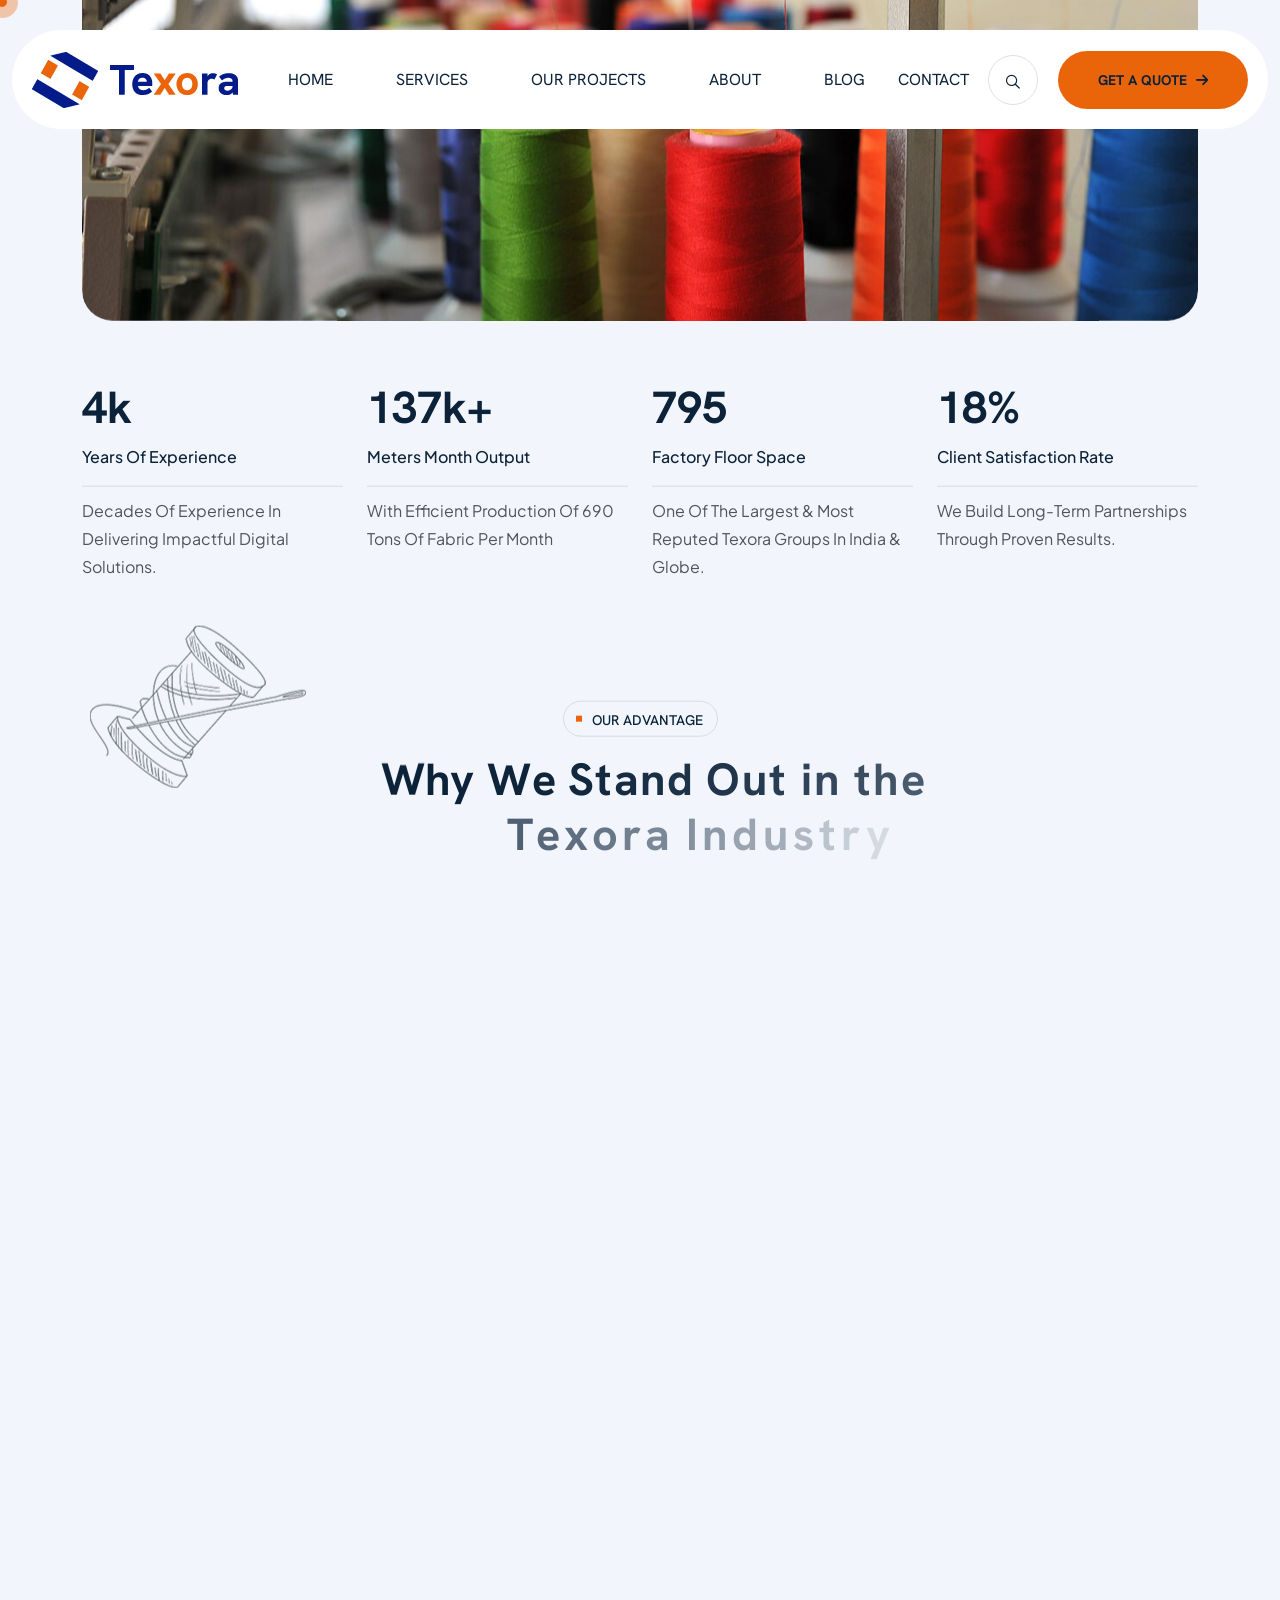
<file: about.html>
<!DOCTYPE html>
<html lang="en">
    <!--<< Header Area >>-->

<head>
       <!-- ========== Meta Tags ========== -->
        <meta charset="UTF-8">
        <meta http-equiv="X-UA-Compatible" content="IE=edge">
        <meta name="viewport" content="width=device-width, initial-scale=1">
        <meta name="author" content="themeservices">
        <meta name="description" content="Texora & Garments Industry HTML Template">
        <!-- ======== Page title ============ -->
        <title>Texora Garments Industry</title>
        <!--<< Favcion >>-->
        <link rel="shortcut icon" href="assets/img/favicon.svg">
        <!--<< Bootstrap min.css >>-->
        <link rel="stylesheet" href="assets/css/bootstrap.min.css">
        <!--<< All Min Css >>-->
        <link rel="stylesheet" href="assets/css/all.min.css">
        <!--<< Animate.css >>-->
        <link rel="stylesheet" href="assets/css/animate.css">
        <!--<< Magnific Popup.css >>-->
        <link rel="stylesheet" href="assets/css/magnific-popup.css">
        <!--<< MeanMenu.css >>-->
        <link rel="stylesheet" href="assets/css/meanmenu.css">
        <!--<< Swiper Bundle.css >>-->
        <link rel="stylesheet" href="assets/css/swiper-bundle.min.css">
        <!--<< Nice Select.css >>-->
        <link rel="stylesheet" href="assets/css/nice-select.css">
        <!--<< Main.css >>-->
        <link rel="stylesheet" href="assets/css/main.css">
                            
    </head>
    <body>

        <!-- Preloader -->
        <div class="preloader">
            <div class="spinner-wrap">
                <div class="preloader-logo">
                    <img src="assets/img/preloader.svg" alt="" class="img-fluid">
                </div>
                <div class="spinner"></div>
            </div>
        </div>

        <!-- Back To Top Start -->
        <button id="back-top" class="back-to-top">
            <i class="fa-regular fa-arrow-up"></i>
        </button>

        <!-- MouseCursor Start -->
        <div class="mouseCursor cursor-outer"></div>
        <div class="mouseCursor cursor-inner"></div>

         <!-- Offcanvas Area Start -->
        <div class="fix-area">
                <div class="offcanvas__info">
                    <div class="offcanvas__wrapper">
                        <div class="offcanvas__content">
                            <div class="offcanvas__top mb-5 d-flex justify-content-between align-items-center">
                                <div class="offcanvas__logo">
                                    <a href="index.html">
                                        <img src="assets/img/logo/black-logo.svg" alt="logo-img">
                                    </a>
                                </div>
                                <div class="offcanvas__close">
                                    <button>
                                    <i class="fas fa-times"></i>
                                    </button>
                                </div>
                            </div>
                            <p class="text d-none d-xl-block">
                                Nullam dignissim, ante scelerisque the  is euismod fermentum odio sem semper the is erat, a feugiat leo urna eget eros. Duis Aenean a imperdiet risus.
                            </p>
                            <div class="mobile-menu fix mb-3"></div>
                            <div class="offcanvas__contact">
                                <h4>Contact Info</h4>
                                <ul>
                                    <li class="d-flex align-items-center">
                                        <div class="offcanvas__contact-icon">
                                            <i class="fal fa-map-marker-alt"></i>
                                        </div>
                                        <div class="offcanvas__contact-text">
                                            <a target="_blank" href="#">DEPZ, Savar. Dhaka, Bangladesh</a>
                                        </div>
                                    </li>
                                    <li class="d-flex align-items-center">
                                        <div class="offcanvas__contact-icon mr-15">
                                            <i class="fal fa-envelope"></i>
                                        </div>
                                        <div class="offcanvas__contact-text">
                                            <a href="mailto:info@example.com"><span class="mailto:info@example.com">info@example.com</span></a>
                                        </div>
                                    </li>
                                    <li class="d-flex align-items-center">
                                        <div class="offcanvas__contact-icon mr-15">
                                            <i class="fal fa-clock"></i>
                                        </div>
                                        <div class="offcanvas__contact-text">
                                            <a target="_blank" href="#">Mod-friday, 09am -05pm</a>
                                        </div>
                                    </li>
                                    <li class="d-flex align-items-center">
                                        <div class="offcanvas__contact-icon mr-15">
                                            <i class="far fa-phone"></i>
                                        </div>
                                        <div class="offcanvas__contact-text">
                                            <a href="tel:+11002345909">+11002345909</a>
                                        </div>
                                    </li>
                                </ul>
                                <a href="contact.html" class="theme-btn mt-4">
                                    Get A Ticket
                                    <i class="fa-solid fa-arrow-up-right"></i>
                                </a>
                                <div class="social-icon d-flex align-items-center">
                                    <a href="#"><i class="fab fa-facebook-f"></i></a>
                                    <a href="#"><i class="fab fa-twitter"></i></a>
                                    <a href="#"><i class="fab fa-youtube"></i></a>
                                    <a href="#"><i class="fab fa-linkedin-in"></i></a>
                                </div>
                            </div>
                        </div>
                    </div>
                </div>
            </div>
            <div class="offcanvas__overlay"></div>

            <!-- Header Section Start -->
            <header id="header-sticky" class="header-1 header-one">
                <div class="container">
                    <div class="mega-menu-wrapper">
                        <div class="header-main">
                            <a href="index.html" class="logo">
                                    <img src="assets/img/logo/black-logo.png" alt="img">
                                </a>
                                <div class="mean__menu-wrapper">
                                    <div class="main-menu">
                                        <nav id="mobile-menu">
                                            <ul>
                                               <li class="home">
                                                    <a href="javascript:void(0)" class="border-none">
                                                        <li><a href="index.html">Home</a></li>
                                                    </a>
                                                    
                                                </li>
                                                <li>
                                                    <a href="javascript:void(0)">
                                                        <li><a href="service.html">Services</a></li>
                                                    </a>
                                                </li>
                                                <li>
                                                    <a href="javascript:void(0)">
                                                        <li><a href="project.html">Our Projects</a></li>
                                                    </a>   
                                                </li>
                                                <li class="has-dropdown">
                                                    <a href="javascript:void(0)">
                                                         <li><a href="about.html">About</a></li>  
                                                    </a>    
                                                </li>  
                                                   
                                                <li>
                                                    <a href="javascript:void(0)">
                                                    <li><a href="news.html"> Blog </a>
                                                    </li>
                                                     </a>
                                                 
                                                </li>
                                                <li>
                                                    <a href="contact.html">Contact</a>
                                                </li>
                                            </ul>
                                        </nav>
                                    </div>
                                </div>
                            
                            <div class="header-right d-flex justify-content-end align-items-center">
                                <a href="#" class="main-header__search search-toggler">
                                    <i class="fa-regular fa-magnifying-glass"></i>
                                </a>
                                <a href="contact.html" class="theme-btn">
                                   Get A quote <i class="fa-solid fa-arrow-right"></i>
                                </a>
                                <div class="header__hamburger d-xl-none my-auto">
                                    <div class="sidebar__toggle">
                                        <i class="fa-regular fa-bars"></i>
                                    </div>
                                </div>
                            </div>
                            
                        </div>
                    </div>
                </div>
            </header>

        <!-- Search Start -->
        <div class="search-popup">
            <div class="search-popup__overlay search-toggler"></div>
            <div class="search-popup__content">
                <form role="search" method="get" class="search-popup__form" action="#">
                    <input type="text" id="search" name="search" placeholder="Search Here...">
                    <button type="submit" aria-label="search submit" class="search-btn">
                        <span><i class="fa-regular fa-magnifying-glass"></i></span>
                    </button>
                </form>
            </div>
        </div>

         <div id="smooth-wrapper">
            <div id="smooth-content">
                <!-- breadcrumb section start -->
        <section class="breadcrumb-wrapper bg-cover fix" style="background-image: url(assets/img/inner-page/breadcroumb.jpg);">
            <div class="container">
                <div class="page-heading wow fadeInUp" data-wow-delay=".3s">
                    <h1>About Us</h1>
                    <ul class="breadcrumb-list">
                        <li><a href="index.html">Home</a></li>
                        <li><i class="fa-solid fa-arrow-right"></i></li>
                        <li>About Us</li>
                    </ul>
                </div>
            </div>
        </section>
        
        <!-- about section start -->
        <section class="about-section-3 fix section-padding pb-0">
            <div class="container">
                <div class="about-wrapper-3">
                    <div class="section-title-area">
                        <div class="section-title">
                            <p class="sub-title wow fadeInUp">
                                About Our Story
                                <span class="line-1"></span>
                            </p>
                            <h2 class="char-animation">Our Manufacturing Excellence Story  added to. </h2>
                        </div>
                        <div class="about-text-items">
                            <div class="text-box">
                                <h3 class="wow fadeInUp" data-wow-delay=".3s">Welcome to Industrie, a leading industry innovator with a rich history of excellence</h3>
                                <p class="mb-0 wow fadeInUp" data-wow-delay=".5s">We are a leading Texora &garment manufacturing company dedicat producing high-quality fabrics and apparel for global brands. With years of expertise,</p>
                            </div>
                            <div class="about-btn wow fadeInUp" data-wow-delay=".7s">
                                <a href="about.html" class="theme-btn theme-two">
                                    Explore More <i class="fa-solid fa-arrow-right"></i>
                                </a>
                            </div>
                        </div>

                    </div>
                    <div class="about-image fix wow fadeInUp" data-wow-delay=".8s">
                        <img data-speed=".8" src="assets/img/about/about-3.jpg" alt="imgae">
                    </div>
                </div>
            </div>
        </section>

        <!-- counter section start -->
        <section class="counter-section counter-two fix pb-0">
            <div class="container">
                <div class="counter-content-area">
                    <div class="row g-4">
                        <div class="col-lg-3 col-sm-6 wow fadeInUp" data-wow-delay=".2s">
                            <div class="counter-items counter-two">
                                <div class="counter-box">
                                    <h2><span class="count">25</span>k</h2>
                                    <p>Years of experience</p>
                                </div>
                                <p>Decades of experience in delivering impactful digital solutions.</p>
                            </div>
                        </div>
                        <div class="col-lg-3 col-sm-6 wow fadeInUp" data-wow-delay=".4s">
                            <div class="counter-items counter-two">
                                <div class="counter-box">
                                    <h2><span class="count">750</span>k+</h2>
                                    <p>meters month output</p>
                                </div>
                                <p>With efficient production of 690 tons of fabric per month</p>
                            </div>
                        </div>
                        <div class="col-lg-3 col-sm-6 wow fadeInUp" data-wow-delay=".6s">
                            <div class="counter-items counter-two">
                                <div class="counter-box">
                                    <h2><span class="count">4356</span></h2>
                                    <p>factory floor space</p>
                                </div>
                                <p>One of the largest & most reputed Texora groups in India & globe.</p>
                            </div>
                        </div>
                        <div class="col-lg-3 col-sm-6 wow fadeInUp" data-wow-delay=".8s">
                            <div class="counter-items counter-two">
                                <div class="counter-box">
                                    <h2><span class="count">99</span>%</h2>
                                    <p>Client satisfaction rate</p>
                                </div>
                                <p>We build long-term partnerships through proven results.</p>
                            </div>
                        </div>
                    </div>
                </div>
            </div>
        </section>

       <!-- advantage section start -->
        <section class="advantage-section section-padding fix section-bg">
            <div class="reel-shape float-bob-x">
                <img src="assets/img/advantage/kite-reel.png" alt="image">
            </div>
            <div class="container">
                <div class="section-title center">
                    <p class="sub-title wow fadeInUp">
                        <span class="line-0"></span>
                        Our Advantage
                        <span class="line-1"></span>
                    </p>
                    <h2 class="char-animation">Why We Stand Out in the <br> Texora Industry</h2>
                </div>
            </div>
            <div class="advantage-wrapper">
                <div class="swiper advantage-slider">
                    <div class="swiper-wrapper">
                        <div class="swiper-slide">
                            <div class="advantage-box-items">
                                <div class="advantage-content">
                                    <h3>Unmatched Quality <br><span>Control</span></h3>
                                    <div class="advantage-thumb">
                                        <img src="assets/img/advantage/advantage-1.jpg" alt="image">
                                        <img src="assets/img/advantage/advantage-1.jpg" alt="image">
                                    </div>
                                    <p>a leading Texora & garment manufacturing company dedicated to producing high-quality fabrics Knit warp & circular </p>
                                </div>
                                <div class="advantage-btn-box">
                                    <a href="project-details.html" class="link-btn">read more 
                                        <i class="fa-solid fa-arrow-right"></i>
                                    </a>
                                    <img src="assets/img/advantage/icon-1.svg" alt="image">
                                </div>
                            </div>
                        </div>
                        <div class="swiper-slide">
                            <div class="advantage-box-items">
                                <div class="advantage-content">
                                    <h3>Eco-Friendly <br><span>Practices</span></h3>
                                    <div class="advantage-thumb">
                                        <img src="assets/img/advantage/advantage-2.jpg" alt="image">
                                        <img src="assets/img/advantage/advantage-2.jpg" alt="image">
                                    </div>
                                    <p>a leading Texora & garment manufacturing company dedicated to producing high-quality fabrics Knit warp & circular </p>
                                </div>
                                <div class="advantage-btn-box">
                                    <a href="project-details.html" class="link-btn">read more 
                                        <i class="fa-solid fa-arrow-right"></i>
                                    </a>
                                    <img src="assets/img/advantage/icon-2.svg" alt="image">
                                </div>
                            </div>
                        </div>
                        <div class="swiper-slide">
                            <div class="advantage-box-items">
                                <div class="advantage-content">
                                    <h3>Innovative Fabric  <br><span>Solutions</span></h3>
                                    <div class="advantage-thumb">
                                        <img src="assets/img/advantage/advantage-3.jpg" alt="image">
                                        <img src="assets/img/advantage/advantage-3.jpg" alt="image">
                                    </div>
                                    <p>a leading Texora & garment manufacturing company dedicated to producing high-quality fabrics Knit warp & circular </p>
                                </div>
                                <div class="advantage-btn-box">
                                    <a href="project-details.html" class="link-btn">read more 
                                        <i class="fa-solid fa-arrow-right"></i>
                                    </a>
                                    <img src="assets/img/advantage/icon-3.svg" alt="image">
                                </div>
                            </div>
                        </div>
                        <div class="swiper-slide">
                            <div class="advantage-box-items">
                                <div class="advantage-content">
                                    <h3>Skilled Workforce <br><span>Expertise</span></h3>
                                    <div class="advantage-thumb">
                                        <img src="assets/img/advantage/advantage-4.jpg" alt="image">
                                        <img src="assets/img/advantage/advantage-4.jpg" alt="image">
                                    </div>
                                    <p>a leading Texora & garment manufacturing company dedicated to producing high-quality fabrics Knit warp & circular </p>
                                </div>
                                <div class="advantage-btn-box">
                                    <a href="project-details.html" class="link-btn">read more 
                                        <i class="fa-solid fa-arrow-right"></i>
                                    </a>
                                    <img src="assets/img/advantage/icon-4.svg" alt="image">
                                </div>
                            </div>
                        </div>
                    </div>
                </div> 
            </div>
        </section>

         <!-- counter section start -->
        <section class="counter-section1 section-padding fix bg-cover" style="background: url('assets/img/vedio/bg-2.jpg');">
            <div class="container-fluid">
                <div class="row g-4 align-items-center">
                    <div class="col-xl-5 col-lg-6">
                        <div class="counter-image fix wow fadeInUp" data-wow-delay=".7s">
                            <img data-speed=".8" src="assets/img/counter/counter-img-1.jpg" alt="image">
                        </div>
                    </div>
                    <div class="col-xl-6 col-lg-6">
                        <div class="counter-content-area">
                            <div class="section-title mb-0">
                                <span class="sub-title wow fadeInUp">
                                    Innovation in Texoras 
                                    <span class="line-1"></span>
                                </span>
                                <h2 class="char-animation">Modern Tradition At The Forefront Of The Texora Industry.</h2>
                            </div>
                            <p class="counter-text wow fadeInUp" data-wow-delay=".3s">We believe in operating in a way that ensures a holistic view on taking care of our products & processes in a way that safeguards our planet and our people</p>
                            <div class="row">
                                <div class="col-xl-6 col-sm-6 wow fadeInUp" data-wow-delay=".3s">
                                    <div class="counter-items">
                                        <div class="counter-box">
                                            <h3><span class="count">25</span>+</h3>
                                            <p>Years of experience</p>
                                        </div>
                                        <p>Decades of experience in delivering impactful digital solutions.</p>
                                    </div>
                                </div>
                                <div class="col-xl-6 col-sm-6 wow fadeInUp" data-wow-delay=".5s">
                                    <div class="counter-items">
                                        <div class="counter-box">
                                            <h3><span class="count">750</span>k+</h3>
                                            <p>meters month output</p>
                                        </div>
                                        <p>With efficient production of 690 tons of fabric per month</p>
                                    </div>
                                </div>
                                <div class="col-xl-6 col-sm-6 wow fadeInUp" data-wow-delay=".7s">
                                    <div class="counter-items">
                                        <div class="counter-box">
                                            <h3><span class="count">4356</span></h3>
                                            <p>factory floor space</p>
                                        </div>
                                        <p>One of the largest & most reputed Texora groups in India & globe.</p>
                                    </div>
                                </div>
                                <div class="col-xl-6 col-sm-6 wow fadeInUp" data-wow-delay=".9s">
                                    <div class="counter-items">
                                        <div class="counter-box">
                                            <h3><span class="count">99</span>%</h3>
                                            <p>Client satisfaction rate</p>
                                        </div>
                                        <p>We build long-term partnerships through proven results.</p>
                                    </div>
                                </div>
                            </div>
                        </div>
                    </div>
                </div>
            </div>
        </section>

        <!-- Testimonial Section Start -->
        <section class="testimonial-section section-padding fix bg-cover" style="background-image: url('assets/img/new/testimonial-bg.jpg');">
            <div class="container">
                <div class="section-title">
                    <span class="sub-title text-white wow fadeInUp">
                        Customer testimonials
                    </span>
                    <h2 class="char-animation text-white">
                        Comments Regarding The <br> Texora Industry
                    </h2>
                </div>
                <div class="row">
                    <div class="col-xl-3 col-lg-6 col-md-6 wow fadeInUp" data-wow-delay=".2s">
                        <div class="testi-client-info">
                            <div class="img">
                                <img src="assets/img/new/testi-client.png" alt="img">
                            </div>
                            <h3 class="title">More Than 10K+ Customers</h3>
                            <h3 class="title-2">
                                Trusted by over 10,000 satisfied customers, we pride ourselves on delivering exceptional service.
                            </h3>
                        </div>
                    </div>
                    <div class="col-xl-3 col-lg-6 col-md-6 wow fadeInUp" data-wow-delay=".4s">
                        <div class="testi-image">
                            <img src="assets/img/new/testi-img-01.jpg" alt="img">
                        </div>
                    </div>
                    <div class="col-xl-6 col-lg-9">
                        <div class="testi-content">
                            <div class="swiper testimonial-slider">
                                <div class="swiper-wrapper">
                                    <div class="swiper-slide">
                                        <div class="testi-content-items">
                                            <h3 class="title-3">
                                                <svg width="35" height="30" viewBox="0 0 35 30" fill="none" xmlns="http://www.w3.org/2000/svg">
<path d="M22.8847 30H30.9616C32.0835 30 33.0369 29.6022 33.8223 28.8069C34.6073 28.0114 35 27.0456 35 25.909V17.7272C35 16.5907 34.6076 15.625 33.8223 14.8297C33.037 14.0344 32.0833 13.6365 30.9616 13.6365H26.2501C25.6894 13.6365 25.2126 13.4376 24.8199 13.0399C24.4273 12.6425 24.231 12.1593 24.231 11.5909V10.9094C24.231 9.40364 24.7569 8.11852 25.8085 7.05297C26.8601 5.98794 28.129 5.45524 29.6156 5.45524H30.9616C31.3264 5.45524 31.6418 5.31993 31.9083 5.05022C32.1746 4.78052 32.3079 4.46081 32.3079 4.09147V1.36385C32.3079 0.995104 32.1746 0.674797 31.9083 0.405012C31.6415 0.135378 31.3264 0 30.9616 0H29.6155C28.1571 0 26.7654 0.288069 25.4402 0.863161C24.1151 1.43833 22.9689 2.21626 22.0013 3.19644C21.0339 4.17669 20.2662 5.33762 19.6983 6.68005C19.1305 8.0224 18.8465 9.43215 18.8465 10.9094V25.9093C18.8465 27.0459 19.2392 28.0117 20.0243 28.807C20.8094 29.6023 21.7631 30 22.8847 30Z" fill="#FBE87E"/>
<path d="M1.17811 28.8069C1.96313 29.6022 2.91664 30 4.03856 30H12.1151C13.2371 30 14.1905 29.6022 14.9756 28.8069C15.7606 28.0114 16.1531 27.0456 16.1531 25.909V17.7272C16.1531 16.5907 15.7606 15.625 14.9756 14.8297C14.1905 14.0344 13.237 13.6365 12.1151 13.6365H7.40373C6.84303 13.6365 6.36579 13.4376 5.97321 13.0399C5.58099 12.6423 5.38429 12.1593 5.38429 11.5909V10.9094C5.38429 9.40364 5.91022 8.11852 6.962 7.05297C8.01357 5.98794 9.28216 5.45524 10.7689 5.45524H12.1151C12.4797 5.45524 12.7953 5.31993 13.0616 5.05022C13.328 4.78052 13.4615 4.46081 13.4615 4.09147V1.36385C13.4615 0.995104 13.328 0.674797 13.0616 0.405012C12.7954 0.135378 12.4797 0 12.1151 0H10.7689C9.31067 0 7.91905 0.288069 6.59373 0.863161C5.26885 1.43833 4.12277 2.21626 3.15511 3.19644C2.18753 4.17669 1.4193 5.33792 0.851821 6.68005C0.284121 8.02211 -2.28882e-05 9.43215 -2.28882e-05 10.9094V25.9093C0.000198364 27.0459 0.39249 28.0117 1.17811 28.8069Z" fill="#FBE87E"/>
                                                </svg>
                                                “An industrial manufacturing company is a  business entity that specializ producing and supplying a wide range of products and components used in various industries. These products can range”
                                            </h3>
                                            <div class="client-info">
                                                <div class="client-img">
                                                    <img src="assets/img/new/testi-client-2.png" alt="">
                                                </div>
                                                <div class="content">
                                                    <h3 class="title-4">Savannah Nguyen</h3>
                                                    <p>CEO,AB Tech</p>
                                                </div>
                                            </div>
                                        </div>
                                    </div>
                                </div>
                            </div>
                            <div class="array-button">
                                <button class="array-prev">
                                    <i class="fa-solid fa-arrow-left"></i>
                                </button>

                                <button class="array-next">
                                <i class="fa-solid fa-arrow-right"></i>
                                </button>
                            </div>
                        </div>
                    </div>
                </div>
            </div>
        </section>

        <!-- team section start -->
                <section class="team-section section-padding section-bg fix">
                    <div class="container">
                        <div class="section-title center">
                            <span class="sub-title wow fadeInUp">
                                Our Leadership Team
                                <span class="line-1"></span>
                            </span>
                            <h2 class="char-animation"> Meet with our honest leadership</h2>
                        </div>
                        <div class="team-wrapper">
                            <div class="row">
                                <div class="col-xl-3 col-lg-4 col-md-6 col-sm-6 wow fadeInUp" data-wow-delay=".2s">
                                    <div class="team-card-item">
                                        <div class="team-image">
                                            <img src="assets/img/team/team-1.jpg" alt="img">
                                            <img src="assets/img/team/team-1.jpg" alt="img">
                                            <div class="social-profile">
                                                <ul>
                                                    <li><a href="#"><i class="fab fa-facebook-f"></i></a></li>
                                                    <li><a href="#"><i class="fab fa-instagram"></i></a></li>
                                                    <li><a href="#"><i class="fab fa-linkedin-in"></i></a></li>
                                                    <li><a href="#"><i class="fab fa-youtube"></i></a></li>
                                                </ul>
                                            </div>
                                        </div>
                                        <div class="team-content">
                                            <h3>
                                                <a href="team-details.html">Jenny Wilson</a>
                                            </h3>
                                            <p>Compliance Manager</p>
                                        </div>
                                    </div>
                                </div>
                                <div class="col-xl-3 col-lg-4 col-md-6 col-sm-6 wow fadeInUp" data-wow-delay=".4s">
                                    <div class="team-card-item">
                                        <div class="team-image">
                                            <img src="assets/img/team/team-2.jpg" alt="img">
                                            <img src="assets/img/team/team-2.jpg" alt="img">
                                            <div class="social-profile">
                                                <ul>
                                                    <li><a href="#"><i class="fab fa-facebook-f"></i></a></li>
                                                    <li><a href="#"><i class="fab fa-instagram"></i></a></li>
                                                    <li><a href="#"><i class="fab fa-linkedin-in"></i></a></li>
                                                    <li><a href="#"><i class="fab fa-youtube"></i></a></li>
                                                </ul>
                                            </div>
                                        </div>
                                        <div class="team-content">
                                            <h3>
                                                <a href="team-details.html">Andi dufreen</a>
                                            </h3>
                                            <p>Managing Director</p>
                                        </div>
                                    </div>
                                </div>
                                <div class="col-xl-3 col-lg-4 col-md-6 col-sm-6 wow fadeInUp" data-wow-delay=".6s">
                                    <div class="team-card-item">
                                        <div class="team-image">
                                            <img src="assets/img/team/team-3.jpg" alt="img">
                                            <img src="assets/img/team/team-3.jpg" alt="img">
                                            <div class="social-profile">
                                                <ul>
                                                    <li><a href="#"><i class="fab fa-facebook-f"></i></a></li>
                                                    <li><a href="#"><i class="fab fa-instagram"></i></a></li>
                                                    <li><a href="#"><i class="fab fa-linkedin-in"></i></a></li>
                                                    <li><a href="#"><i class="fab fa-youtube"></i></a></li>
                                                </ul>
                                            </div>
                                        </div>
                                        <div class="team-content">
                                            <h3>
                                                <a href="team-details.html">Wade Warren</a>
                                            </h3>
                                            <p>Marketing Coordinator</p>
                                        </div>
                                    </div>
                                </div>
                                <div class="col-xl-3 col-lg-4 col-md-6 col-sm-6 wow fadeInUp" data-wow-delay=".8s">
                                    <div class="team-card-item">
                                        <div class="team-image">
                                            <img src="assets/img/team/team-4.jpg" alt="img">
                                            <img src="assets/img/team/team-4.jpg" alt="img">
                                            <div class="social-profile">
                                                <ul>
                                                    <li><a href="#"><i class="fab fa-facebook-f"></i></a></li>
                                                    <li><a href="#"><i class="fab fa-instagram"></i></a></li>
                                                    <li><a href="#"><i class="fab fa-linkedin-in"></i></a></li>
                                                    <li><a href="#"><i class="fab fa-youtube"></i></a></li>
                                                </ul>
                                            </div>
                                        </div>
                                        <div class="team-content">
                                            <h4>
                                                <a href="team-details.html">Esther Howard</a>
                                            </h4>
                                            <p>Quality Control Manager</p>
                                        </div>
                                    </div>
                                </div>
                            </div>
                        </div>
                    </div>
                </section>

        <!-- footer Section start --> 
        <footer class="footer-section bg-cover fix" style="background-image: url('assets/img/footer/bg-1.jpg');">
            <div class="container">
                <div class="footer-widgets-wrapper">
                    <div class="row">
                        <div class="col-xxl-4 col-xl-5 col-lg-5 col-md-8 wow fadeInUp" data-wow-delay=".2s">
                            <div class="footer-widget-items">
                                <div class="widget-logo">
                                    <a href="index.html">
                                        <img src="assets/img/footer/footer-logo.png" alt="logo-image">
                                    </a>
                                </div>
                                <div class="widget-content">
                                    <p class="text-white">Texora Improve efficiency, provide a better <br> Customer experience with modern texora <br> services available</p>
                                    <h3 class="border-text">Since 1989</h3>
                                </div>
                            </div>
                        </div>
                        <div class="col-xxl-2 col-xl-3 col-lg-3 col-md-4 wow fadeInUp" data-wow-delay=".4s">
                            <div class="footer-widget-items">
                                <div class="widget-head">
                                    <h4>Quick Links</h4>
                                </div>
                                <div class="widget-content">
                                    <ul class="list-area">
                                        <li><a href="index.html"><i class="fa-solid fa-arrow-right"></i>Home</a></li>
                                        <li><a href="about.html"><i class="fa-solid fa-arrow-right"></i>About us</a></li>
                                        <li><a href="service.html"><i class="fa-solid fa-arrow-right"></i>Services</a></li>
                                        <li><a href="project.html"><i class="fa-solid fa-arrow-right"></i>Project</a></li>
                                        <li><a href="news.html"><i class="fa-solid fa-arrow-right"></i>Blog</a></li>
                                        <li><a href="contact.html"><i class="fa-solid fa-arrow-right"></i>Contact Us</a></li>
                                    </ul>
                                </div>
                            </div>
                        </div>
                        <div class="col-xxl-3 col-xl-4 col-lg-4 col-md-6 wow fadeInUp" data-wow-delay=".6s">
                            <div class="footer-widget-items">
                                <div class="widget-head">
                                    <h4>Our Solutions</h4>
                                </div>
                                <div class="widget-content">
                                    <ul class="list-area list-area-3">
                                        <li><a href="service-details.html"><i class="fa-solid fa-arrow-right"></i>Fabric Manufacturing</a></li>
                                        <li><a href="service-details.html"><i class="fa-solid fa-arrow-right"></i>Garment Production</a></li>
                                        <li><a href="service-details.html"><i class="fa-solid fa-arrow-right"></i>Custom Texora Design</a></li>
                                        <li><a href="service-details.html"><i class="fa-solid fa-arrow-right"></i>Sustainable Solutions</a></li>
                                        <li><a href="service-details.html"><i class="fa-solid fa-arrow-right"></i>Global Supply Chain</a></li>
                                    </ul>
                                </div>
                            </div>
                        </div>
                        <div class="col-xxl-3 col-xl-5 col-lg-4 col-md-6 wow fadeInUp" data-wow-delay=".8s">
                            <div class="footer-widget-items">
                                <div class="widget-head">
                                    <h4>Contact Info</h4>
                                </div>
                                <div class="widget-content">
                                   <div class="contact-list">
                                        <p class="contact-tittle">DEPZ, Savar,<br> Dhaka, Bangladesh</p>
                                        <p>
                                            <a href="mailto:infotech@gmail.com">
                                                company@gmail.com
                                            </a>
                                        </p>
                                        <p>
                                            <a href="tel:2086660112">
                                                +8801911-463-720
                                            </a>
                                        </p>
                                    </div>
                                </div>
                            </div>
                        </div>
                    </div>
                </div>
                <div class="footer-contact-area">
                    <div class="row g-5">
                        <div class="col-xl-6 wow fadeInUp" data-wow-delay=".6s">
                            <div class="client-area">
                                <div class="phone-box">
                                    <div class="phone">
                                        <img src="assets/img/footer/phone.svg" alt="img">
                                    </div>
                                    <div class="content">
                                        <span>Give us a call</span>
                                        <h4><a href="tel:+1234560789">
                                                +123 4560 789
                                            </a>
                                        </h4>
                                    </div>
                                </div>
                                <ul class="social-icon">
                                    <li>
                                        <a href="#"><i class="fab fa-facebook-f"></i></a>
                                    </li>
                                    <li>
                                        <a href="#"><i class="fab fa-twitter"></i></a>
                                    </li>
                                    <li>
                                        <a href="#"><i class="fab fa-linkedin-in"></i></a>
                                    </li>
                                    <li>
                                        <a href="#"><i class="fa-brands fa-youtube"></i></a>
                                    </li>
                                </ul>
                            </div>
                        </div>
                        <div class="col-xl-6 wow fadeInUp" data-wow-delay=".8s">
                            <div class="maie-box">
                                <p>Join <br> Newsletter</p>
                                <div class="footer-input">
                                    <input type="email" id="email2" placeholder="Your Email">
                                    <button class="newsletter-btn" type="submit">
                                        <img src="assets/img/footer/telegram.svg" alt="image">
                                    </button>
                                </div>
                            </div>
                        </div>
                    </div>
                </div>
            </div>
            <div class="footer-bottom">
                <div class="container">
                    <div class="footer-wrapper d-flex align-items-center justify-content-between">
                        <p class="wow fadeInUp" data-wow-delay=".7s">
                            © All copyright 2026 by <a href="index.html">Sumons Creation</a>
                        </p>
                        <ul class="wow fadeInUp" data-wow-delay=".9s">
                            <li>
                                <a href="contact.html" class="underline">Terms & Conditions</a>
                            </li>
                            <li>
                                <a href="contact.html" class="underline">Privacy Policy</a>
                            </li>
                        </ul>
                    </div>
                </div>
            </div>
        </footer>
        
            </div>
        </div>

        





        <!--<< All JS Plugins >>-->
        <script src="assets/js/jquery-3.7.1.min.js"></script>
        <!--<< Viewport Js >>-->
        <script src="assets/js/viewport.jquery.js"></script>
        <!--<< Bootstrap Js >>-->
        <script src="assets/js/bootstrap.bundle.min.js"></script>
        <!--<< Gsap Min Js >>-->
        <script src="assets/js/gsap.min.js"></script>
        <!--<< ScrollTrigger Min Js >>-->
        <script src="assets/js/ScrollTrigger.min.js"></script>
        <!--<< ScrollSmoother Min Js >>-->
        <script src="assets/js/ScrollSmoother.min.js"></script>
        <!--<< ScrollToPlugin Min Js >>-->
        <script src="assets/js/ScrollToPlugin.min.js"></script>
        <!--<< SplitText Min Js >>-->
        <script src="assets/js/SplitText.min.js"></script>
        <!--<< TextPlugin Min Js >>-->
        <script src="assets/js/TextPlugin.js"></script>
        <!--<< nice-selec Js >>-->
        <script src="assets/js/jquery.nice-select.min.js"></script>
        <!--<< Waypoints Js >>-->
        <script src="assets/js/jquery.waypoints.js"></script>
        <!--<< Counterup Js >>-->
        <script src="assets/js/jquery.counterup.min.js"></script>
        <!--<< Swiper Slider Js >>-->
        <script src="assets/js/swiper-bundle.min.js"></script>
        <!--<< MeanMenu Js >>-->
        <script src="assets/js/jquery.meanmenu.min.js"></script>
        <!--<< Magnific Popup Js >>-->
        <script src="assets/js/jquery.magnific-popup.min.js"></script>
        <!--<< Wow Animation Js >>-->
        <script src="assets/js/wow.min.js"></script>
        <!--<< Main.js >>-->
        <script src="assets/js/main.js"></script>
    </body>

</html>
</file>
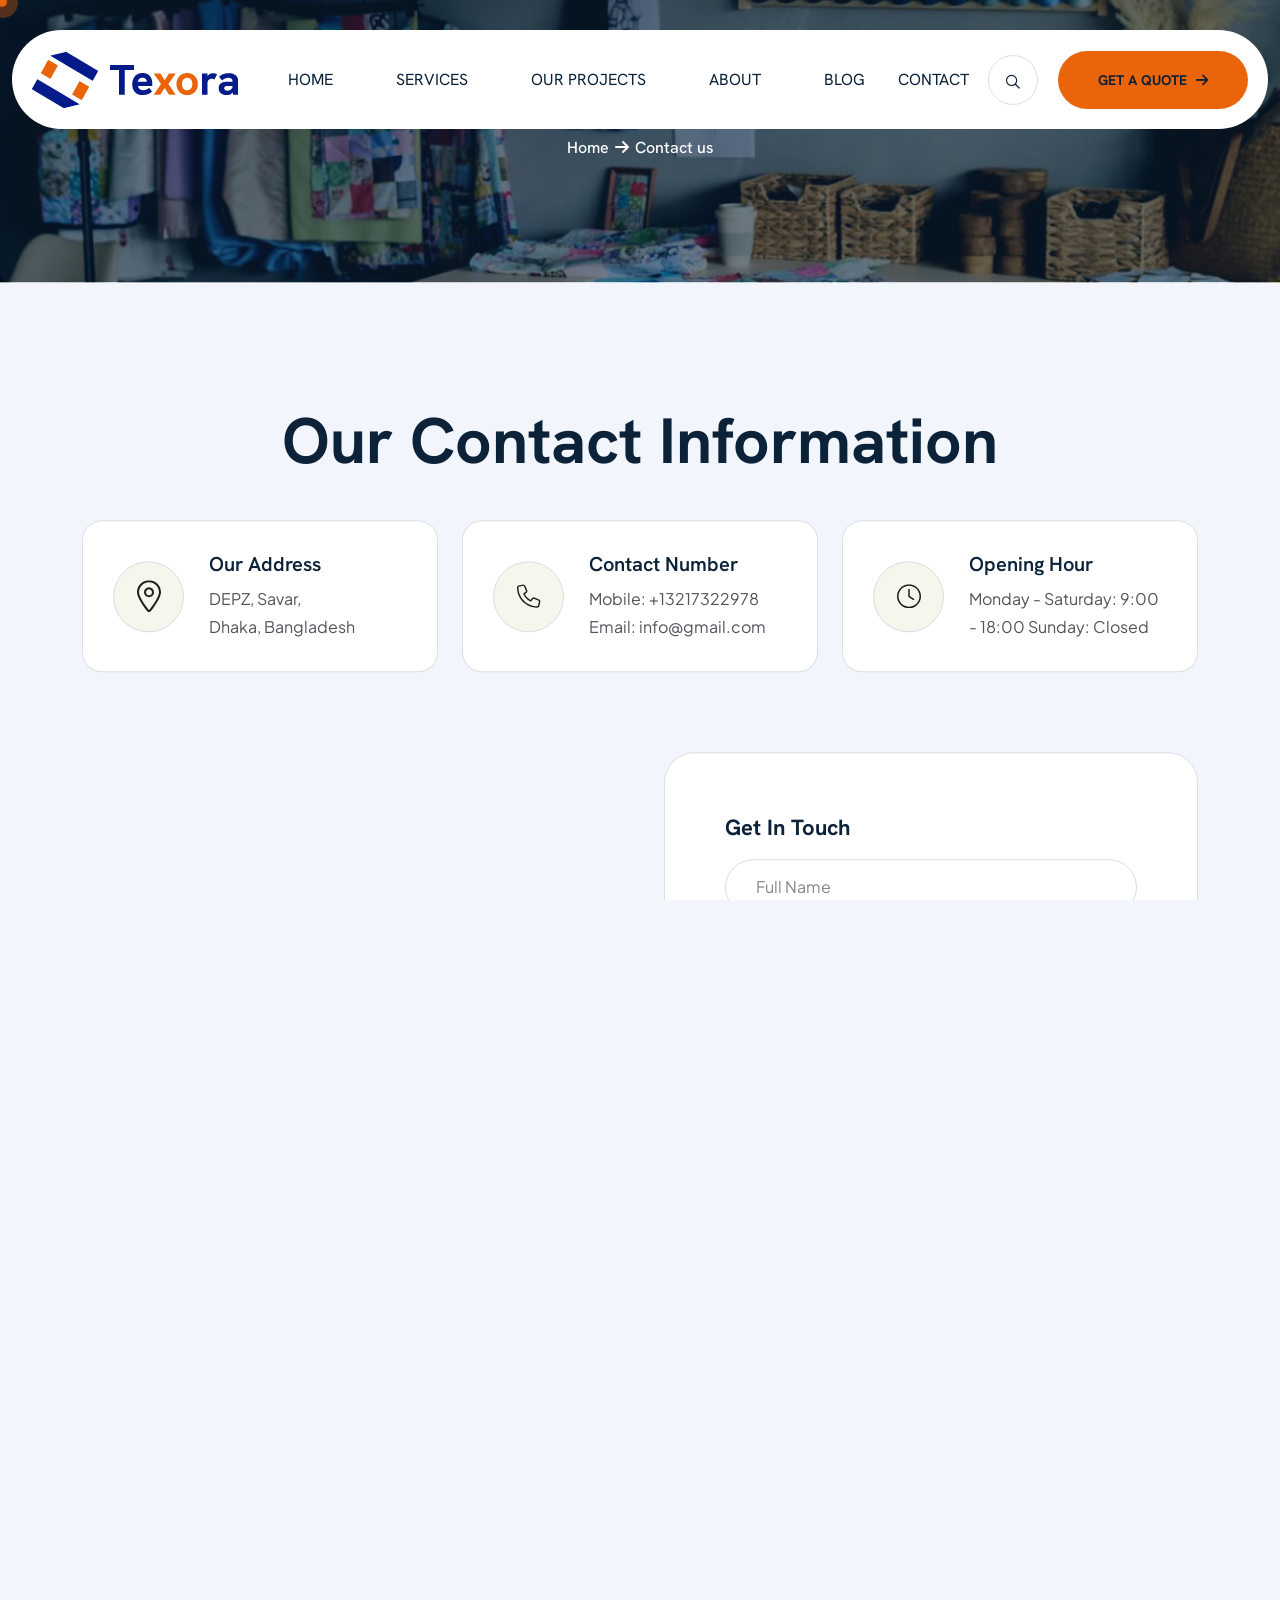
<file: contact.html>
<!DOCTYPE html>
<html lang="en">
    <!--<< Header Area >>-->

<head>
       <!-- ========== Meta Tags ========== -->
        <meta charset="UTF-8">
        <meta http-equiv="X-UA-Compatible" content="IE=edge">
        <meta name="viewport" content="width=device-width, initial-scale=1">
        <meta name="author" content="themeservices">
        <meta name="description" content="Texora & Garments Industry HTML Template">
        <!-- ======== Page title ============ -->
        <title>Texora Garments Industry</title>
        <!--<< Favcion >>-->
        <link rel="shortcut icon" href="assets/img/favicon.svg">
        <!--<< Bootstrap min.css >>-->
        <link rel="stylesheet" href="assets/css/bootstrap.min.css">
        <!--<< All Min Css >>-->
        <link rel="stylesheet" href="assets/css/all.min.css">
        <!--<< Animate.css >>-->
        <link rel="stylesheet" href="assets/css/animate.css">
        <!--<< Magnific Popup.css >>-->
        <link rel="stylesheet" href="assets/css/magnific-popup.css">
        <!--<< MeanMenu.css >>-->
        <link rel="stylesheet" href="assets/css/meanmenu.css">
        <!--<< Swiper Bundle.css >>-->
        <link rel="stylesheet" href="assets/css/swiper-bundle.min.css">
        <!--<< Nice Select.css >>-->
        <link rel="stylesheet" href="assets/css/nice-select.css">
        <!--<< Main.css >>-->
        <link rel="stylesheet" href="assets/css/main.css">
                            
    </head>
    <body>

        <!-- Preloader -->
        <div class="preloader">
            <div class="spinner-wrap">
                <div class="preloader-logo">
                    <img src="assets/img/preloader.svg" alt="" class="img-fluid">
                </div>
                <div class="spinner"></div>
            </div>
        </div>

        <!-- Back To Top Start -->
        <button id="back-top" class="back-to-top">
            <i class="fa-regular fa-arrow-up"></i>
        </button>

        <!-- MouseCursor Start -->
        <div class="mouseCursor cursor-outer"></div>
        <div class="mouseCursor cursor-inner"></div>

         <!-- Offcanvas Area Start -->
        <div class="fix-area">
                <div class="offcanvas__info">
                    <div class="offcanvas__wrapper">
                        <div class="offcanvas__content">
                            <div class="offcanvas__top mb-5 d-flex justify-content-between align-items-center">
                                <div class="offcanvas__logo">
                                    <a href="index.html">
                                        <img src="assets/img/logo/black-logo.svg" alt="logo-img">
                                    </a>
                                </div>
                                <div class="offcanvas__close">
                                    <button>
                                    <i class="fas fa-times"></i>
                                    </button>
                                </div>
                            </div>
                            <p class="text d-none d-xl-block">
                                Nullam dignissim, ante scelerisque the  is euismod fermentum odio sem semper the is erat, a feugiat leo urna eget eros. Duis Aenean a imperdiet risus.
                            </p>
                            <div class="mobile-menu fix mb-3"></div>
                            <div class="offcanvas__contact">
                                <h4>Contact Info</h4>
                                <ul>
                                    <li class="d-flex align-items-center">
                                        <div class="offcanvas__contact-icon">
                                            <i class="fal fa-map-marker-alt"></i>
                                        </div>
                                        <div class="offcanvas__contact-text">
                                            <a target="_blank" href="#">DEPZ, Savar. Dhaka, Bangladesh</a>
                                        </div>
                                    </li>
                                    <li class="d-flex align-items-center">
                                        <div class="offcanvas__contact-icon mr-15">
                                            <i class="fal fa-envelope"></i>
                                        </div>
                                        <div class="offcanvas__contact-text">
                                            <a href="mailto:info@example.com"><span class="mailto:info@example.com">info@example.com</span></a>
                                        </div>
                                    </li>
                                    <li class="d-flex align-items-center">
                                        <div class="offcanvas__contact-icon mr-15">
                                            <i class="fal fa-clock"></i>
                                        </div>
                                        <div class="offcanvas__contact-text">
                                            <a target="_blank" href="#">Mod-friday, 09am -05pm</a>
                                        </div>
                                    </li>
                                    <li class="d-flex align-items-center">
                                        <div class="offcanvas__contact-icon mr-15">
                                            <i class="far fa-phone"></i>
                                        </div>
                                        <div class="offcanvas__contact-text">
                                            <a href="tel:+11002345909">+11002345909</a>
                                        </div>
                                    </li>
                                </ul>
                                <a href="contact.html" class="theme-btn mt-4">
                                    Get A Ticket
                                    <i class="fa-solid fa-arrow-up-right"></i>
                                </a>
                                <div class="social-icon d-flex align-items-center">
                                    <a href="#"><i class="fab fa-facebook-f"></i></a>
                                    <a href="#"><i class="fab fa-twitter"></i></a>
                                    <a href="#"><i class="fab fa-youtube"></i></a>
                                    <a href="#"><i class="fab fa-linkedin-in"></i></a>
                                </div>
                            </div>
                        </div>
                    </div>
                </div>
            </div>
            <div class="offcanvas__overlay"></div>

            <!-- Header Section Start -->
            <header id="header-sticky" class="header-1 header-one">
                <div class="container">
                    <div class="mega-menu-wrapper">
                        <div class="header-main">
                            <a href="index.html" class="logo">
                                    <img src="assets/img/logo/black-logo.png" alt="img">
                                </a>
                                <div class="mean__menu-wrapper">
                                    <div class="main-menu">
                                        <nav id="mobile-menu">
                                            <ul>
                                                <li class="home">
                                                    <a href="javascript:void(0)" class="border-none">
                                                        <li><a href="index.html">Home</a></li>
                                                    </a>
                                                    
                                                </li>
                                                <li>
                                                    <a href="javascript:void(0)">
                                                        <li><a href="service.html">Services</a></li>
                                                    </a>
                                                </li>
                                                <li>
                                                    <a href="javascript:void(0)">
                                                        <li><a href="project.html">Our Projects</a></li>
                                                    </a>   
                                                </li>
                                                <li class="has-dropdown">
                                                    <a href="javascript:void(0)">
                                                         <li><a href="about.html">About</a></li>  
                                                    </a>    
                                                </li>  
                                                   
                                                <li>
                                                    <a href="javascript:void(0)">
                                                    <li><a href="news.html"> Blog </a>
                                                    </li>
                                                     </a>
                                                 
                                                </li>
                                                <li>
                                                    <a href="contact.html">Contact</a>
                                                </li>
                                            </ul>
                                        </nav>
                                    </div>
                                </div>
                            
                            <div class="header-right d-flex justify-content-end align-items-center">
                                <a href="#" class="main-header__search search-toggler">
                                    <i class="fa-regular fa-magnifying-glass"></i>
                                </a>
                                <a href="contact.html" class="theme-btn">
                                   Get A quote <i class="fa-solid fa-arrow-right"></i>
                                </a>
                                <div class="header__hamburger d-xl-none my-auto">
                                    <div class="sidebar__toggle">
                                        <i class="fa-regular fa-bars"></i>
                                    </div>
                                </div>
                            </div>
                            
                        </div>
                    </div>
                </div>
            </header>

        <!-- Search Start -->
        <div class="search-popup">
            <div class="search-popup__overlay search-toggler"></div>
            <div class="search-popup__content">
                <form role="search" method="get" class="search-popup__form" action="#">
                    <input type="text" id="search" name="search" placeholder="Search Here...">
                    <button type="submit" aria-label="search submit" class="search-btn">
                        <span><i class="fa-regular fa-magnifying-glass"></i></span>
                    </button>
                </form>
            </div>
        </div>

        <div id="smooth-wrapper">
            <div id="smooth-content">
                <!-- breadcrumb section start -->
        <section class="breadcrumb-wrapper bg-cover fix" style="background-image: url(assets/img/inner-page/breadcroumb.jpg);">
            <div class="container">
                <div class="page-heading wow fadeInUp" data-wow-delay=".3s">
                    <h1>Contact us</h1>
                    <ul class="breadcrumb-list">
                        <li><a href="index.html">Home</a></li>
                        <li><i class="fa-solid fa-arrow-right"></i></li>
                        <li>Contact us</li>
                    </ul>
                </div>
            </div>
        </section>
 
        <!-- contact section start -->
        <section class="contact-section-3 section-padding fix">
            <div class="container">
                <div class="contact-wrapper-3">
                    <div class="contact-area-top">
                        <h2>Our Contact Information</h2>
                        <div class="row g-4">
                            <div class="col-xl-4 col-md-6 wow fadeInUp" data-wow-delay=".3s">
                                <div class="contact-items">
                                    <div class="icon">
                                        <img src="assets/img/contact/location01.svg" alt="image">
                                    </div>
                                    <div class="content">
                                        <h3>Our Address</h3>
                                        <p>DEPZ, Savar,<br> Dhaka, Bangladesh</p>
                                    </div>
                                </div>
                            </div>
                            <div class="col-xl-4 col-md-6 wow fadeInUp" data-wow-delay=".5s">
                                <div class="contact-items">
                                    <div class="icon">
                                        <img src="assets/img/contact/phone01.svg" alt="image">
                                    </div>
                                    <div class="content">
                                        <h3>Contact Number</h3>
                                        <p><a href="tel:+69009494094">Mobile: +13217322978</a></p>
                                        <p><a href="mailto:agron@gmail.com">Email: info@gmail.com</a></p>
                                    </div>
                                </div>
                            </div>
                            <div class="col-xl-4 col-md-6 wow fadeInUp" data-wow-delay=".7s">
                                <div class="contact-items">
                                    <div class="icon">
                                        <img src="assets/img/contact/clock01.svg" alt="image">
                                    </div>
                                    <div class="content">
                                        <h3>Opening Hour</h3>
                                        <p>Monday - Saturday: 9:00 - 18:00 Sunday: Closed</p>
                                    </div>
                                </div>
                            </div>
                        </div>
                    </div>
                    <div class="contact-area-bottom">
                        <div class="row g-5">
                            <div class="col-lg-6 wow fadeInUp" data-wow-delay=".5s">
                                <div class="google-map">
                                    <iframe src="https://www.google.com/maps/embed?pb=!1m18!1m12!1m3!1d3646.3139756393243!2d90.27602147403395!3d23.94933508111254!2m3!1f0!2f0!3f0!3m2!1i1024!2i768!4f13.1!3m3!1m2!1s0x3755e8785562c3c3%3A0xf4b3024c42d648d5!2sDhaka%20Export%20Processing%20Zone%20DEPZ!5e0!3m2!1sen!2sbd!4v1792508556267!5m2!1sen!2sbd" width="600" height="450" style="border:0;" allowfullscreen="" loading="lazy" referrerpolicy="strict-origin-when-cross-origin"></iframe>
                                </div>
                            </div>
                            <div class="col-lg-6">
                                <div class="contact-from">
                                    <h3 class="mb-3">Get In Touch</h3>
                                    <form action="https://nayonacademy.com/html/texora-html/contact.php" class="contFrm" method="POST">
                                        <div class="row">
                                            <div class="col-sm-12 wow fadeInUp" data-wow-delay=".2s">
                                                <input type="text" name="name" placeholder="Full Name" class="inptFld" required="">
                                            </div>

                                            <div class="col-sm-12 wow fadeInUp" data-wow-delay=".4s">
                                                <input type="email" name="email" placeholder="Email address" class="inptFld" required="">
                                            </div>
                                            
                                            <div class="col-sm-12 wow fadeInUp" data-wow-delay=".6s">
                                                <input type="tel" name="phone" placeholder="Phone Number" class="inptFld" required="">
                                            </div>

                                            <div class="col-sm-12 wow fadeInUp" data-wow-delay=".8s">
                                                <textarea class="inptFld mb-0" placeholder="Type Your Message" required=""></textarea>
                                            </div>            
                                        </div>
                                    </form>
                                    <div class="contact-button wow fadeInUp" data-wow-delay=".9s">
                                        <button type="submit" class="theme-btn">
                                            SEND A MESSAGE <i class="fa-solid fa-arrow-right"></i>
                                        </button>
                                    </div>
                                </div>
                            </div>
                        </div>
                    </div>
                </div>
            </div>
        </section>

        <!-- footer Section start --> 
        <footer class="footer-section bg-cover fix" style="background-image: url('assets/img/footer/bg-1.jpg');">
            <div class="container">
                <div class="footer-widgets-wrapper">
                    <div class="row">
                        <div class="col-xxl-4 col-xl-5 col-lg-5 col-md-8 wow fadeInUp" data-wow-delay=".2s">
                            <div class="footer-widget-items">
                                <div class="widget-logo">
                                    <a href="index.html">
                                        <img src="assets/img/footer/footer-logo.png" alt="logo-image">
                                    </a>
                                </div>
                                <div class="widget-content">
                                    <p class="text-white">Texora Improve efficiency, provide a better <br> Customer experience with modern texora <br> services available</p>
                                    <h3 class="border-text">Since 1989</h3>
                                </div>
                            </div>
                        </div>
                        <div class="col-xxl-2 col-xl-3 col-lg-3 col-md-4 wow fadeInUp" data-wow-delay=".4s">
                            <div class="footer-widget-items">
                                <div class="widget-head">
                                    <h4>Quick Links</h4>
                                </div>
                                <div class="widget-content">
                                    <ul class="list-area">
                                        <li><a href="index.html"><i class="fa-solid fa-arrow-right"></i>Home</a></li>
                                        <li><a href="about.html"><i class="fa-solid fa-arrow-right"></i>About us</a></li>
                                        <li><a href="service.html"><i class="fa-solid fa-arrow-right"></i>Services</a></li>
                                        <li><a href="project.html"><i class="fa-solid fa-arrow-right"></i>Project</a></li>
                                        <li><a href="news.html"><i class="fa-solid fa-arrow-right"></i>Blog</a></li>
                                        <li><a href="contact.html"><i class="fa-solid fa-arrow-right"></i>Contact Us</a></li>
                                    </ul>
                                </div>
                            </div>
                        </div>
                        <div class="col-xxl-3 col-xl-4 col-lg-4 col-md-6 wow fadeInUp" data-wow-delay=".6s">
                            <div class="footer-widget-items">
                                <div class="widget-head">
                                    <h4>Our Solutions</h4>
                                </div>
                                <div class="widget-content">
                                    <ul class="list-area list-area-3">
                                        <li><a href="service-details.html"><i class="fa-solid fa-arrow-right"></i>Fabric Manufacturing</a></li>
                                        <li><a href="service-details.html"><i class="fa-solid fa-arrow-right"></i>Garment Production</a></li>
                                        <li><a href="service-details.html"><i class="fa-solid fa-arrow-right"></i>Custom Texora Design</a></li>
                                        <li><a href="service-details.html"><i class="fa-solid fa-arrow-right"></i>Sustainable Solutions</a></li>
                                        <li><a href="service-details.html"><i class="fa-solid fa-arrow-right"></i>Global Supply Chain</a></li>
                                    </ul>
                                </div>
                            </div>
                        </div>
                        <div class="col-xxl-3 col-xl-5 col-lg-4 col-md-6 wow fadeInUp" data-wow-delay=".8s">
                            <div class="footer-widget-items">
                                <div class="widget-head">
                                    <h4>Contact Info</h4>
                                </div>
                                <div class="widget-content">
                                    <div class="contact-list">
                                    <div class="contact-list">
                                        <p class="contact-tittle">DEPZ, Savar,<br> Dhaka, Bangladesh</p>
                                        <p>
                                            <a href="mailto:infotech@gmail.com">
                                                company@gmail.com
                                            </a>
                                        </p>
                                        <p>
                                            <a href="tel:2086660112">
                                                +8801911-463-720
                                            </a>
                                        </p>
                                    </div>
                                </div>
                            </div>
                        </div>
                    </div>
                </div>
                <div class="footer-contact-area">
                    <div class="row g-5">
                        <div class="col-xl-6 wow fadeInUp" data-wow-delay=".6s">
                            <div class="client-area">
                                <div class="phone-box">
                                    <div class="phone">
                                        <img src="assets/img/footer/phone.svg" alt="img">
                                    </div>
                                    <div class="content">
                                        <span>Give us a call</span>
                                        <h4><a href="tel:+1234560789">
                                                +123 4560 789
                                            </a>
                                        </h4>
                                    </div>
                                </div>
                                <ul class="social-icon">
                                    <li>
                                        <a href="#"><i class="fab fa-facebook-f"></i></a>
                                    </li>
                                    <li>
                                        <a href="#"><i class="fab fa-twitter"></i></a>
                                    </li>
                                    <li>
                                        <a href="#"><i class="fab fa-linkedin-in"></i></a>
                                    </li>
                                    <li>
                                        <a href="#"><i class="fa-brands fa-youtube"></i></a>
                                    </li>
                                </ul>
                            </div>
                        </div>
                        <div class="col-xl-6 wow fadeInUp" data-wow-delay=".8s">
                            <div class="maie-box">
                                <p>Join <br> Newsletter</p>
                                <div class="footer-input">
                                    <input type="email" id="email2" placeholder="Your Email">
                                    <button class="newsletter-btn" type="submit">
                                        <img src="assets/img/footer/telegram.svg" alt="image">
                                    </button>
                                </div>
                            </div>
                        </div>
                    </div>
                </div>
            </div>
            <div class="footer-bottom">
                <div class="container">
                    <div class="footer-wrapper d-flex align-items-center justify-content-between">
                        <p class="wow fadeInUp" data-wow-delay=".7s">
                            © All copyright 2026 by <a href="index.html">Sumons Creation</a>
                        </p>
                        <ul class="wow fadeInUp" data-wow-delay=".9s">
                            <li>
                                <a href="contact.html" class="underline">Terms & Conditions</a>
                            </li>
                            <li>
                                <a href="contact.html" class="underline">Privacy Policy</a>
                            </li>
                        </ul>
                    </div>
                </div>
            </div>
        </footer>
            </div>
        </div>

        



        <!--<< All JS Plugins >>-->
        <script src="assets/js/jquery-3.7.1.min.js"></script>
        <!--<< Viewport Js >>-->
        <script src="assets/js/viewport.jquery.js"></script>
        <!--<< Bootstrap Js >>-->
        <script src="assets/js/bootstrap.bundle.min.js"></script>
        <!--<< Gsap Min Js >>-->
        <script src="assets/js/gsap.min.js"></script>
        <!--<< ScrollTrigger Min Js >>-->
        <script src="assets/js/ScrollTrigger.min.js"></script>
        <!--<< ScrollSmoother Min Js >>-->
        <script src="assets/js/ScrollSmoother.min.js"></script>
        <!--<< ScrollToPlugin Min Js >>-->
        <script src="assets/js/ScrollToPlugin.min.js"></script>
        <!--<< SplitText Min Js >>-->
        <script src="assets/js/SplitText.min.js"></script>
        <!--<< TextPlugin Min Js >>-->
        <script src="assets/js/TextPlugin.js"></script>
        <!--<< nice-selec Js >>-->
        <script src="assets/js/jquery.nice-select.min.js"></script>
        <!--<< Waypoints Js >>-->
        <script src="assets/js/jquery.waypoints.js"></script>
        <!--<< Counterup Js >>-->
        <script src="assets/js/jquery.counterup.min.js"></script>
        <!--<< Swiper Slider Js >>-->
        <script src="assets/js/swiper-bundle.min.js"></script>
        <!--<< MeanMenu Js >>-->
        <script src="assets/js/jquery.meanmenu.min.js"></script>
        <!--<< Magnific Popup Js >>-->
        <script src="assets/js/jquery.magnific-popup.min.js"></script>
        <!--<< Wow Animation Js >>-->
        <script src="assets/js/wow.min.js"></script>
        <!--<< Ajax Mail Js >>-->
        <script src="assets/js/ajax-mail.js"></script>
        <!--<< Main.js >>-->
        <script src="assets/js/main.js"></script>
    </body>


</html>
</file>
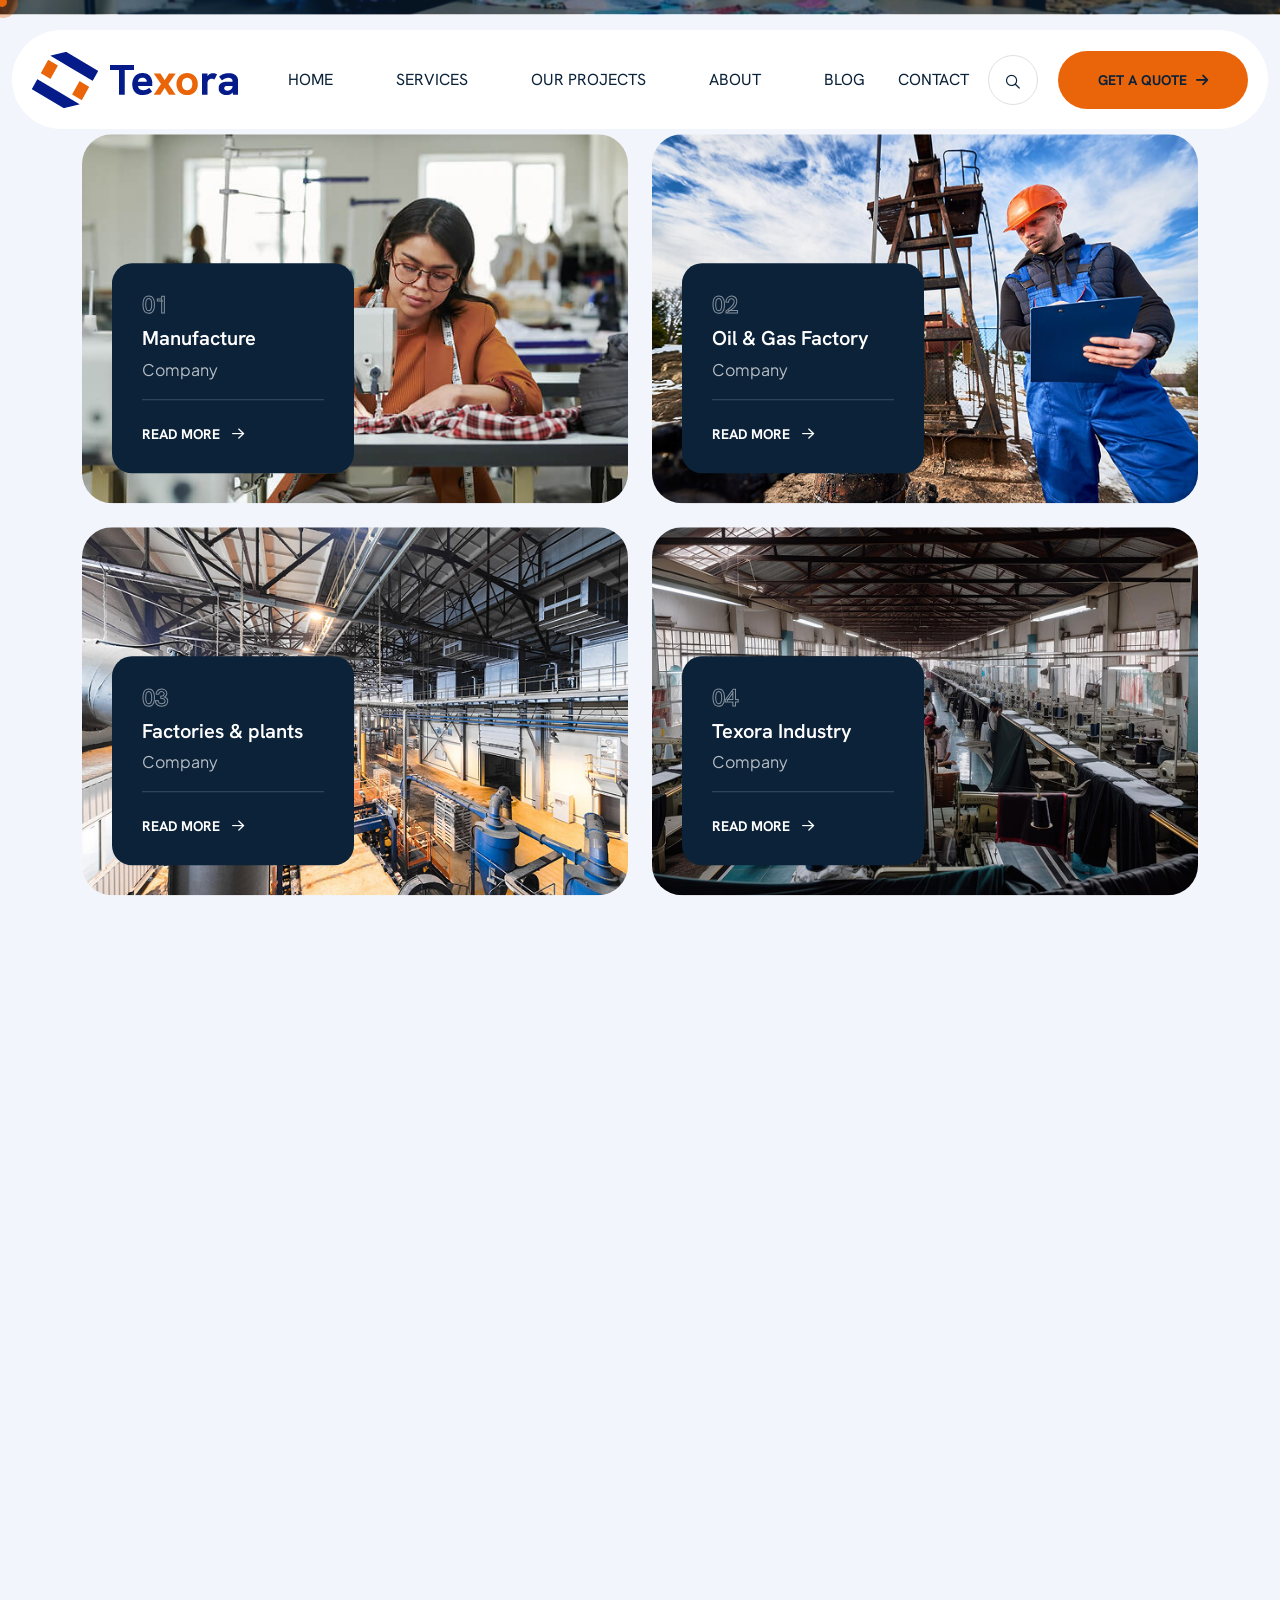
<file: project.html>
<!DOCTYPE html>
<html lang="en">
    <!--<< Header Area >>-->

<head>
       <!-- ========== Meta Tags ========== -->
        <meta charset="UTF-8">
        <meta http-equiv="X-UA-Compatible" content="IE=edge">
        <meta name="viewport" content="width=device-width, initial-scale=1">
        <meta name="author" content="themeservices">
        <meta name="description" content="Texora & Garments Industry HTML Template">
        <!-- ======== Page title ============ -->
        <title>Texora Garments Industry</title>
        <!--<< Favcion >>-->
        <link rel="shortcut icon" href="assets/img/favicon.svg">
        <!--<< Bootstrap min.css >>-->
        <link rel="stylesheet" href="assets/css/bootstrap.min.css">
        <!--<< All Min Css >>-->
        <link rel="stylesheet" href="assets/css/all.min.css">
        <!--<< Animate.css >>-->
        <link rel="stylesheet" href="assets/css/animate.css">
        <!--<< Magnific Popup.css >>-->
        <link rel="stylesheet" href="assets/css/magnific-popup.css">
        <!--<< MeanMenu.css >>-->
        <link rel="stylesheet" href="assets/css/meanmenu.css">
        <!--<< Swiper Bundle.css >>-->
        <link rel="stylesheet" href="assets/css/swiper-bundle.min.css">
        <!--<< Nice Select.css >>-->
        <link rel="stylesheet" href="assets/css/nice-select.css">
        <!--<< Main.css >>-->
        <link rel="stylesheet" href="assets/css/main.css">
                            
    </head>
    <body>

        <!-- Preloader -->
        <div class="preloader">
            <div class="spinner-wrap">
                <div class="preloader-logo">
                    <img src="assets/img/preloader.svg" alt="" class="img-fluid">
                </div>
                <div class="spinner"></div>
            </div>
        </div>

        <!-- Back To Top Start -->
        <button id="back-top" class="back-to-top">
            <i class="fa-regular fa-arrow-up"></i>
        </button>

        <!-- MouseCursor Start -->
        <div class="mouseCursor cursor-outer"></div>
        <div class="mouseCursor cursor-inner"></div>

         <!-- Offcanvas Area Start -->
        <div class="fix-area">
                <div class="offcanvas__info">
                    <div class="offcanvas__wrapper">
                        <div class="offcanvas__content">
                            <div class="offcanvas__top mb-5 d-flex justify-content-between align-items-center">
                                <div class="offcanvas__logo">
                                    <a href="index.html">
                                        <img src="assets/img/logo/black-logo.svg" alt="logo-img">
                                    </a>
                                </div>
                                <div class="offcanvas__close">
                                    <button>
                                    <i class="fas fa-times"></i>
                                    </button>
                                </div>
                            </div>
                            <p class="text d-none d-xl-block">
                                Nullam dignissim, ante scelerisque the  is euismod fermentum odio sem semper the is erat, a feugiat leo urna eget eros. Duis Aenean a imperdiet risus.
                            </p>
                            <div class="mobile-menu fix mb-3"></div>
                            <div class="offcanvas__contact">
                                <h4>Contact Info</h4>
                                <ul>
                                    <li class="d-flex align-items-center">
                                        <div class="offcanvas__contact-icon">
                                            <i class="fal fa-map-marker-alt"></i>
                                        </div>
                                        <div class="offcanvas__contact-text">
                                            <a target="_blank" href="#">DEPZ, Savar. Dhaka, Bangladesh</a>
                                        </div>
                                    </li>
                                    <li class="d-flex align-items-center">
                                        <div class="offcanvas__contact-icon mr-15">
                                            <i class="fal fa-envelope"></i>
                                        </div>
                                        <div class="offcanvas__contact-text">
                                            <a href="mailto:info@example.com"><span class="mailto:info@example.com">info@example.com</span></a>
                                        </div>
                                    </li>
                                    <li class="d-flex align-items-center">
                                        <div class="offcanvas__contact-icon mr-15">
                                            <i class="fal fa-clock"></i>
                                        </div>
                                        <div class="offcanvas__contact-text">
                                            <a target="_blank" href="#">Mod-friday, 09am -05pm</a>
                                        </div>
                                    </li>
                                    <li class="d-flex align-items-center">
                                        <div class="offcanvas__contact-icon mr-15">
                                            <i class="far fa-phone"></i>
                                        </div>
                                        <div class="offcanvas__contact-text">
                                            <a href="tel:+11002345909">+11002345909</a>
                                        </div>
                                    </li>
                                </ul>
                                <a href="contact.html" class="theme-btn mt-4">
                                    Get A Ticket
                                    <i class="fa-solid fa-arrow-up-right"></i>
                                </a>
                                <div class="social-icon d-flex align-items-center">
                                    <a href="#"><i class="fab fa-facebook-f"></i></a>
                                    <a href="#"><i class="fab fa-twitter"></i></a>
                                    <a href="#"><i class="fab fa-youtube"></i></a>
                                    <a href="#"><i class="fab fa-linkedin-in"></i></a>
                                </div>
                            </div>
                        </div>
                    </div>
                </div>
            </div>
            <div class="offcanvas__overlay"></div>

            <!-- Header Section Start -->
            <header id="header-sticky" class="header-1 header-one">
                <div class="container">
                    <div class="mega-menu-wrapper">
                        <div class="header-main">
                            <a href="index.html" class="logo">
                                    <img src="assets/img/logo/black-logo.png" alt="img">
                                </a>
                                <div class="mean__menu-wrapper">
                                    <div class="main-menu">
                                        <nav id="mobile-menu">
                                            <ul>
                                                <li class="home">
                                                    <a href="javascript:void(0)" class="border-none">
                                                        <li><a href="index.html">Home</a></li>
                                                    </a>
                                                    
                                                </li>
                                                <li>
                                                    <a href="javascript:void(0)">
                                                        <li><a href="service.html">Services</a></li>
                                                    </a>
                                                </li>
                                                <li>
                                                    <a href="javascript:void(0)">
                                                        <li><a href="project.html">Our Projects</a></li>
                                                    </a>   
                                                </li>
                                                <li class="has-dropdown">
                                                    <a href="javascript:void(0)">
                                                         <li><a href="about.html">About</a></li>  
                                                    </a>    
                                                </li>  
                                                   
                                                <li>
                                                    <a href="javascript:void(0)">
                                                    <li><a href="news.html"> Blog </a>
                                                    </li>
                                                     </a>
                                                 
                                                </li>
                                                <li>
                                                    <a href="contact.html">Contact</a>
                                                </li>
                                            </ul>
                                        </nav>
                                    </div>
                                </div>
                            
                            <div class="header-right d-flex justify-content-end align-items-center">
                                <a href="#" class="main-header__search search-toggler">
                                    <i class="fa-regular fa-magnifying-glass"></i>
                                </a>
                                <a href="contact.html" class="theme-btn">
                                   Get A quote <i class="fa-solid fa-arrow-right"></i>
                                </a>
                                <div class="header__hamburger d-xl-none my-auto">
                                    <div class="sidebar__toggle">
                                        <i class="fa-regular fa-bars"></i>
                                    </div>
                                </div>
                            </div>
                            
                        </div>
                    </div>
                </div>
            </header>

        <!-- Search Start -->
        <div class="search-popup">
            <div class="search-popup__overlay search-toggler"></div>
            <div class="search-popup__content">
                <form role="search" method="get" class="search-popup__form" action="#">
                    <input type="text" id="search" name="search" placeholder="Search Here...">
                    <button type="submit" aria-label="search submit" class="search-btn">
                        <span><i class="fa-regular fa-magnifying-glass"></i></span>
                    </button>
                </form>
            </div>
        </div>

        <div id="smooth-wrapper">
            <div id="smooth-content">
                <!-- breadcrumb section start -->
        <section class="breadcrumb-wrapper bg-cover fix" style="background-image: url(assets/img/inner-page/breadcroumb.jpg);">
            <div class="container">
                <div class="page-heading wow fadeInUp" data-wow-delay=".3s">
                    <h1>Project</h1>
                    <ul class="breadcrumb-list">
                        <li><a href="index.html">Home</a></li>
                        <li><i class="fa-solid fa-arrow-right"></i></li>
                        <li>Project</li>
                    </ul>
                </div>
            </div>
        </section>

        <!-- project section start -->
        <section class="project-section-3 section-padding fix">
            <div class="container">
                <div class="project-wrapper-3">
                    <div class="row g-4">
                        <div class="col-md-6 wow fadeInUp" data-wow-delay=".2s">
                            <div class="project-items">
                                <div class="project-image">
                                    <div class="project-thumb">
                                        <img src="assets/img/project/project-5.jpg" alt="image">
                                        <img src="assets/img/project/project-5.jpg" alt="image">
                                    </div>
                                    <div class="project-content">
                                        <div class="content">
                                            <span>01</span>
                                            <h2><a href="project-details.html">Manufacture</a></h2>
                                            <p>Company</p>
                                        </div>
                                        <a href="project-details.html" class="link-btn">READ MORE <i class="far fa-arrow-right"></i></a>
                                    </div>
                                </div>
                            </div>
                        </div>
                        <div class="col-md-6 wow fadeInUp" data-wow-delay=".4s">
                            <div class="project-items">
                                <div class="project-image">
                                    <div class="project-thumb">
                                        <img src="assets/img/project/project-6.jpg" alt="image">
                                        <img src="assets/img/project/project-6.jpg" alt="image">
                                    </div>
                                    <div class="project-content">
                                        <div class="content">
                                            <span>02</span>
                                            <h2><a href="project-details.html">Oil & Gas Factory</a></h2>
                                            <p>Company</p>
                                        </div>
                                        <a href="project-details.html" class="link-btn">READ MORE <i class="far fa-arrow-right"></i></a>
                                    </div>
                                </div>
                            </div>
                        </div>
                        <div class="col-md-6 wow fadeInUp" data-wow-delay=".5s">
                            <div class="project-items">
                                <div class="project-image">
                                    <div class="project-thumb">
                                        <img src="assets/img/project/project-7.jpg" alt="image">
                                        <img src="assets/img/project/project-7.jpg" alt="image">
                                    </div>
                                    <div class="project-content">
                                        <div class="content">
                                            <span>03</span>
                                            <h2><a href="project-details.html">Factories & plants</a></h2>
                                            <p>Company</p>
                                        </div>
                                        <a href="project-details.html" class="link-btn">READ MORE <i class="far fa-arrow-right"></i></a>
                                    </div>
                                </div>
                            </div>
                        </div>
                        <div class="col-md-6 wow fadeInUp" data-wow-delay=".7s">
                            <div class="project-items">
                                <div class="project-image">
                                    <div class="project-thumb">
                                        <img src="assets/img/project/project-8.jpg" alt="image">
                                        <img src="assets/img/project/project-8.jpg" alt="image">
                                    </div>
                                    <div class="project-content">
                                        <div class="content">
                                            <span>04</span>
                                            <h2><a href="project-details.html">Texora Industry</a></h2>
                                            <p>Company</p>
                                        </div>
                                        <a href="project-details.html" class="link-btn">READ MORE <i class="far fa-arrow-right"></i></a>
                                    </div>
                                </div>
                            </div>
                        </div>
                        <div class="col-md-6 wow fadeInUp" data-wow-delay=".7s">
                            <div class="project-items">
                                <div class="project-image">
                                    <div class="project-thumb">
                                        <img src="assets/img/project/project-9.jpg" alt="image">
                                        <img src="assets/img/project/project-9.jpg" alt="image">
                                    </div>
                                    <div class="project-content">
                                        <div class="content">
                                            <span>05</span>
                                            <h2><a href="project-details.html">Automated Industry</a></h2>
                                            <p>Company</p>
                                        </div>
                                        <a href="project-details.html" class="link-btn">READ MORE <i class="far fa-arrow-right"></i></a>
                                    </div>
                                </div>
                            </div>
                        </div>
                        <div class="col-md-6 wow fadeInUp" data-wow-delay=".9s">
                            <div class="project-items">
                                <div class="project-image">
                                    <div class="project-thumb">
                                        <img src="assets/img/project/project-10.jpg" alt="image">
                                        <img src="assets/img/project/project-10.jpg" alt="image">
                                    </div>
                                    <div class="project-content">
                                        <div class="content">
                                            <span>06</span>
                                            <h2><a href="project-details.html">Garments Industry</a></h2>
                                            <p>Company</p>
                                        </div>
                                        <a href="project-details.html" class="link-btn">READ MORE <i class="far fa-arrow-right"></i></a>
                                    </div>
                                </div>
                            </div>
                        </div>
                    </div>
                </div>
            </div>
        </section>

        <!-- footer Section start --> 
        <footer class="footer-section bg-cover fix" style="background-image: url('assets/img/footer/bg-1.jpg');">
            <div class="container">
                <div class="footer-widgets-wrapper">
                    <div class="row">
                        <div class="col-xxl-4 col-xl-5 col-lg-5 col-md-8 wow fadeInUp" data-wow-delay=".2s">
                            <div class="footer-widget-items">
                                <div class="widget-logo">
                                    <a href="index.html">
                                        <img src="assets/img/footer/footer-logo.png" alt="logo-image">
                                    </a>
                                </div>
                                <div class="widget-content">
                                    <p class="text-white">Texora Improve efficiency, provide a better <br> Customer experience with modern texora <br> services available</p>
                                    <h3 class="border-text">Since 1989</h3>
                                </div>
                            </div>
                        </div>
                        <div class="col-xxl-2 col-xl-3 col-lg-3 col-md-4 wow fadeInUp" data-wow-delay=".4s">
                            <div class="footer-widget-items">
                                <div class="widget-head">
                                    <h4>Quick Links</h4>
                                </div>
                                <div class="widget-content">
                                    <ul class="list-area">
                                        <li><a href="index.html"><i class="fa-solid fa-arrow-right"></i>Home</a></li>
                                        <li><a href="about.html"><i class="fa-solid fa-arrow-right"></i>About us</a></li>
                                        <li><a href="service.html"><i class="fa-solid fa-arrow-right"></i>Services</a></li>
                                        <li><a href="project.html"><i class="fa-solid fa-arrow-right"></i>Project</a></li>
                                        <li><a href="news.html"><i class="fa-solid fa-arrow-right"></i>Blog</a></li>
                                        <li><a href="contact.html"><i class="fa-solid fa-arrow-right"></i>Contact Us</a></li>
                                    </ul>
                                </div>
                            </div>
                        </div>
                        <div class="col-xxl-3 col-xl-4 col-lg-4 col-md-6 wow fadeInUp" data-wow-delay=".6s">
                            <div class="footer-widget-items">
                                <div class="widget-head">
                                    <h4>Our Solutions</h4>
                                </div>
                                <div class="widget-content">
                                    <ul class="list-area list-area-3">
                                        <li><a href="service-details.html"><i class="fa-solid fa-arrow-right"></i>Fabric Manufacturing</a></li>
                                        <li><a href="service-details.html"><i class="fa-solid fa-arrow-right"></i>Garment Production</a></li>
                                        <li><a href="service-details.html"><i class="fa-solid fa-arrow-right"></i>Custom Texora Design</a></li>
                                        <li><a href="service-details.html"><i class="fa-solid fa-arrow-right"></i>Sustainable Solutions</a></li>
                                        <li><a href="service-details.html"><i class="fa-solid fa-arrow-right"></i>Global Supply Chain</a></li>
                                    </ul>
                                </div>
                            </div>
                        </div>
                        <div class="col-xxl-3 col-xl-5 col-lg-4 col-md-6 wow fadeInUp" data-wow-delay=".8s">
                            <div class="footer-widget-items">
                                <div class="widget-head">
                                    <h4>Contact Info</h4>
                                </div>
                                <div class="widget-content">
                                    <div class="contact-list">
                                        <p class="contact-tittle">DEPZ, Savar,<br> Dhaka, Bangladesh</p>
                                        <p>
                                            <a href="mailto:infotech@gmail.com">
                                                company@gmail.com
                                            </a>
                                        </p>
                                        <p>
                                            <a href="tel:2086660112">
                                                +8801911-463-720
                                            </a>
                                        </p>
                                    </div>
                                </div>
                            </div>
                        </div>
                    </div>
                </div>
                <div class="footer-contact-area">
                    <div class="row g-5">
                        <div class="col-xl-6 wow fadeInUp" data-wow-delay=".6s">
                            <div class="client-area">
                                <div class="phone-box">
                                    <div class="phone">
                                        <img src="assets/img/footer/phone.svg" alt="img">
                                    </div>
                                    <div class="content">
                                        <span>Give us a call</span>
                                        <h4><a href="tel:+1234560789">
                                                +123 4560 789
                                            </a>
                                        </h4>
                                    </div>
                                </div>
                                <ul class="social-icon">
                                    <li>
                                        <a href="#"><i class="fab fa-facebook-f"></i></a>
                                    </li>
                                    <li>
                                        <a href="#"><i class="fab fa-twitter"></i></a>
                                    </li>
                                    <li>
                                        <a href="#"><i class="fab fa-linkedin-in"></i></a>
                                    </li>
                                    <li>
                                        <a href="#"><i class="fa-brands fa-youtube"></i></a>
                                    </li>
                                </ul>
                            </div>
                        </div>
                        <div class="col-xl-6 wow fadeInUp" data-wow-delay=".8s">
                            <div class="maie-box">
                                <p>Join <br> Newsletter</p>
                                <div class="footer-input">
                                    <input type="email" id="email2" placeholder="Your Email">
                                    <button class="newsletter-btn" type="submit">
                                        <img src="assets/img/footer/telegram.svg" alt="image">
                                    </button>
                                </div>
                            </div>
                        </div>
                    </div>
                </div>
            </div>
            <div class="footer-bottom">
                <div class="container">
                    <div class="footer-wrapper d-flex align-items-center justify-content-between">
                        <p class="wow fadeInUp" data-wow-delay=".7s">
                            © All copyright 2026 by <a href="index.html">Sumons Creation</a>
                        </p>
                        <ul class="wow fadeInUp" data-wow-delay=".9s">
                            <li>
                                <a href="contact.html" class="underline">Terms & Conditions</a>
                            </li>
                            <li>
                                <a href="contact.html" class="underline">Privacy Policy</a>
                            </li>
                        </ul>
                    </div>
                </div>
            </div>
        </footer>

            </div>
        </div>

        


        <!--<< All JS Plugins >>-->
        <script src="assets/js/jquery-3.7.1.min.js"></script>
        <!--<< Viewport Js >>-->
        <script src="assets/js/viewport.jquery.js"></script>
        <!--<< Bootstrap Js >>-->
        <script src="assets/js/bootstrap.bundle.min.js"></script>
        <!--<< Gsap Min Js >>-->
        <script src="assets/js/gsap.min.js"></script>
        <!--<< ScrollTrigger Min Js >>-->
        <script src="assets/js/ScrollTrigger.min.js"></script>
        <!--<< ScrollSmoother Min Js >>-->
        <script src="assets/js/ScrollSmoother.min.js"></script>
        <!--<< ScrollToPlugin Min Js >>-->
        <script src="assets/js/ScrollToPlugin.min.js"></script>
        <!--<< SplitText Min Js >>-->
        <script src="assets/js/SplitText.min.js"></script>
        <!--<< TextPlugin Min Js >>-->
        <script src="assets/js/TextPlugin.js"></script>
        <!--<< nice-selec Js >>-->
        <script src="assets/js/jquery.nice-select.min.js"></script>
        <!--<< Waypoints Js >>-->
        <script src="assets/js/jquery.waypoints.js"></script>
        <!--<< Counterup Js >>-->
        <script src="assets/js/jquery.counterup.min.js"></script>
        <!--<< Swiper Slider Js >>-->
        <script src="assets/js/swiper-bundle.min.js"></script>
        <!--<< MeanMenu Js >>-->
        <script src="assets/js/jquery.meanmenu.min.js"></script>
        <!--<< Magnific Popup Js >>-->
        <script src="assets/js/jquery.magnific-popup.min.js"></script>
        <!--<< Wow Animation Js >>-->
        <script src="assets/js/wow.min.js"></script>
        <!--<< Main.js >>-->
        <script src="assets/js/main.js"></script>
    </body>

</html>
</file>
<file: assets/css/nice-select.css>
.nice-select {
  -webkit-tap-highlight-color: transparent;
  background-color: #fff;
  border-radius: 5px; 
  border: 1px solid  #CCCCCC;
  box-sizing: border-box;
  clear: both;
  cursor: pointer;
  display: block;
  float: left;
  color: #6E6E6E; 
  font-family:  "Plus Jakarta Sans", system-ui;
  font-size: 16px;
  font-style: normal;
  font-weight: 400;
  line-height: 26.08px;  
  height: 57px;
  line-height: 40px;
  outline: none;
  padding: 8px 10px; 
  position: relative;
  text-align: left !important;
  -webkit-transition: all 0.2s ease-in-out;
  transition: all 0.2s ease-in-out;
  -webkit-user-select: none;
     -moz-user-select: none;
      -ms-user-select: none;
          user-select: none;
  white-space: nowrap;
  width: auto; }
  .nice-select:hover {
    border-color: #6E6E6E; }
  .nice-select:active, .nice-select.open, .nice-select:focus {
    border-color: #6E6E6E; }
  .nice-select:after {
    border-bottom: 2px solid #6E6E6E;
    border-right: 2px solid #6E6E6E;
    content: '';
    display: block;
    height: 5px;
    margin-top: -4px;
    pointer-events: none;
    position: absolute;
    right: 12px;
    top: 50%;
    -webkit-transform-origin: 66% 66%;
        -ms-transform-origin: 66% 66%;
            transform-origin: 66% 66%;
    -webkit-transform: rotate(45deg);
        -ms-transform: rotate(45deg);
            transform: rotate(45deg);
    -webkit-transition: all 0.15s ease-in-out;
    transition: all 0.15s ease-in-out;
    width: 5px; }
  .nice-select.open:after {
    -webkit-transform: rotate(-135deg);
        -ms-transform: rotate(-135deg);
            transform: rotate(-135deg); }
  .nice-select.open .list {
    opacity: 1;
    pointer-events: auto;
    -webkit-transform: scale(1) translateY(0);
        -ms-transform: scale(1) translateY(0);
            transform: scale(1) translateY(0); }
  .nice-select.disabled {
    border-color: #6E6E6E;
    color: #6E6E6E;
    pointer-events: none; }
    .nice-select.disabled:after {
      border-color: #6E6E6E; }
  .nice-select.wide {
    width: 100%; }
    .nice-select.wide .list {
      left: 0 !important;
      right: 0 !important; }
  .nice-select.right {
    float: right; }
    .nice-select.right .list {
      left: auto;
      right: 0; }
  .nice-select.small {
    font-size: 12px;
    height: 36px;
    line-height: 34px; }
    .nice-select.small:after {
      height: 4px;
      width: 4px; }
    .nice-select.small .option {
      line-height: 34px;
      min-height: 34px; }
  .nice-select .list {
    background-color: #fff;
    border-radius: 5px;
    box-shadow: 0 0 0 1px rgba(68, 68, 68, 0.11);
    box-sizing: border-box;
    margin-top: 4px;
    opacity: 0;
    overflow: hidden;
    padding: 0;
    pointer-events: none;
    position: absolute;
    top: 100%;
    left: 0;
    -webkit-transform-origin: 50% 0;
        -ms-transform-origin: 50% 0;
            transform-origin: 50% 0;
    -webkit-transform: scale(0.75) translateY(-21px);
        -ms-transform: scale(0.75) translateY(-21px);
            transform: scale(0.75) translateY(-21px);
    -webkit-transition: all 0.2s cubic-bezier(0.5, 0, 0, 1.25), opacity 0.15s ease-out;
    transition: all 0.2s cubic-bezier(0.5, 0, 0, 1.25), opacity 0.15s ease-out;
    z-index: 9; }
    .nice-select .list:hover .option:not(:hover) {
      background-color: transparent !important; }
  .nice-select .option {
    cursor: pointer;
    font-weight: 400;
    line-height: 40px;
    list-style: none;
    min-height: 40px;
    outline: none;
    padding-left: 18px;
    padding-right: 29px;
    text-align: left;
    -webkit-transition: all 0.2s;
    transition: all 0.2s; }
    .nice-select .option:hover, .nice-select .option.focus, .nice-select .option.selected.focus {
      background-color: #f6f6f6; }
    .nice-select .option.selected {
      font-weight: bold; }
    .nice-select .option.disabled {
      background-color: transparent;
      color: #999;
      cursor: default; }

.no-csspointerevents .nice-select .list {
  display: none; }

.no-csspointerevents .nice-select.open .list {
  display: block; }
</file>
<file: assets/css/main.css>
/*
Theme Name: Texora 
Author: Sumons Creation
Author URI: 
Description: "Texora & Garments Industry

Version: 1.0.2
*/
/*CSS Table Of Content Ends Here*/
/*
--------------------------------------------------------------
[Table of Contents]
--------------------------------------------------------------
01. Variables & Mixins
02. Typography
03. Buttons
04. About 
05. Animation 
06. Brand 
07. Contact
08. Cta
09. Event
10. Faq
11. Feature
12. Footer
13. Header
14. Helping
15. Hero
16. Marquee
17. Meanmenu
18. News
19. Preloader
20. Pricing
21. Section
22. Service
23. Team
24. Project
25. Testimonial

--------------------------------------------------------------
*/
@import url("https://fonts.googleapis.com/css2?family=Hanken+Grotesk:ital,wght@0,100..900;1,100..900&display=swap");
@import url("https://fonts.googleapis.com/css2?family=Plus+Jakarta+Sans:ital,wght@0,200..800;1,200..800&display=swap");
:root {
  --body: #fff;
  --black: #000;
  --white: #fff;
  --theme: #ea650a;
  --theme2: #EB4438;
  --header: #0B2239;
  --text: #515459;
  --border: #D8DDE1;
  --bg: #F2F5FB;
  --bg2: #F3F1F0;
  --box-shadow: 0px 1px 14px 0px rgba(0, 0, 0, 0.13);
}

.theme-btn {
  font-size: 14px;
  position: relative;
  z-index: 1;
  overflow: hidden;
  font-weight: 700;
  text-transform: uppercase;
  height: 58px;
  line-height: 58px;
  background-color: var(--theme);
  overflow: hidden;
  display: inline-block;
  padding: 0 40px;
  color: var(--header);
  border-radius: 100px;
  font-family: "Hanken Grotesk", sans-serif;
}
@media (max-width: 575px) {
  .theme-btn {
    font-size: 14px;
    padding: 0 25px;
    height: 52px;
    line-height: 52px;
  }
}
.theme-btn::before {
  content: "";
  position: absolute;
  width: 0;
  top: -10px;
  height: 0;
  background-color: var(--header);
  border-radius: 50%;
  transform: translate(-50%, -50%);
  transition: all 0.8s ease;
  z-index: -1;
}
.theme-btn i {
  margin-left: 5px;
}
.theme-btn:hover {
  color: var(--white);
}
.theme-btn:hover::before {
  width: 800px;
  height: 800px;
  display: inline-block;
}

/*==== link btn  ====*/
.link-btn {
  color: var(--white);
  display: inline-block;
  transition: all 0.4s ease-in-out;
  font-weight: 700;
  font-size: 14px;
  text-transform: uppercase;
  font-family: "Hanken Grotesk", sans-serif;
}
.link-btn i {
  margin-left: 8px;
}
.link-btn:hover {
  color: var(--theme);
}

/* --------------------------------------------
    Template Default Fonts & Fonts Styles
 ---------------------------------------------- */
body {
  font-family: "Plus Jakarta Sans", sans-serif;
  font-size: 16px;
  font-weight: 400;
  line-height: 28px;
  color: var(--text);
  background-color: #F2F5FB;
  padding: 0;
  margin: 0;
  overflow-x: hidden;
}

ul {
  padding: 0;
  margin: 0;
  list-style: none;
}

button {
  border: none;
  background-color: transparent;
  padding: 0;
}

input:focus {
  color: var(--white);
  outline: none;
}

input {
  color: var(--white);
}

h1,
h2,
h3,
h4,
h5,
h6 {
  font-family: "Hanken Grotesk", sans-serif;
  margin: 0px;
  padding: 0;
  color: var(--header);
  transition: all 0.4s ease-in-out;
}

h1 {
  font-size: 74px;
  font-weight: 700;
  line-height: 114%;
}
@media (max-width: 1600px) {
  h1 {
    font-size: 70px;
  }
}
@media (max-width: 1399px) {
  h1 {
    font-size: 60px;
    line-height: 110%;
  }
}
@media (max-width: 1199px) {
  h1 {
    font-size: 55px;
  }
}
@media (max-width: 991px) {
  h1 {
    font-size: 60px;
  }
}
@media (max-width: 767px) {
  h1 {
    font-size: 55px;
  }
}
@media (max-width: 575px) {
  h1 {
    font-size: 43px;
  }
}
@media (max-width: 470px) {
  h1 {
    font-size: 36px;
  }
}

h2 {
  font-size: 48px;
  font-weight: 700;
  line-height: 121%;
}
@media (max-width: 1399px) {
  h2 {
    font-size: 45px;
  }
}
@media (max-width: 1199px) {
  h2 {
    font-size: 42px;
  }
}
@media (max-width: 991px) {
  h2 {
    font-size: 40px;
  }
}
@media (max-width: 767px) {
  h2 {
    font-size: 38px;
  }
}
@media (max-width: 575px) {
  h2 {
    font-size: 30px;
  }
}
@media (max-width: 470px) {
  h2 {
    font-size: 28px;
  }
}

h3 {
  font-size: 30px;
  font-weight: 700;
  line-height: 133%;
}
@media (max-width: 1899px) {
  h3 {
    font-size: 26px;
  }
}
@media (max-width: 1600px) {
  h3 {
    font-size: 23px;
  }
}
@media (max-width: 1399px) {
  h3 {
    font-size: 22px;
  }
}
@media (max-width: 1199px) {
  h3 {
    font-size: 20px;
  }
}

h4 {
  font-size: 24px;
  font-weight: 600;
  line-height: 142%;
}
@media (max-width: 1199px) {
  h4 {
    font-size: 20px;
  }
}

h5 {
  font-size: 18px;
  font-weight: 500;
  line-height: 167%;
}

h6 {
  font-size: 14px;
  font-weight: 600;
}

a {
  text-decoration: none;
  outline: none !important;
  cursor: pointer;
  color: var(--header);
  transition: all 0.4s ease-in-out;
}

p {
  margin: 0px;
  transition: all 0.4s ease-in-out;
}

span {
  margin: 0px;
}

.about-wrapper-one .about-content .section-title h2 {
  font-size: 47px;
}
@media (max-width: 1399px) {
  .about-wrapper-one .about-content .section-title h2 {
    font-size: 45px;
  }
}
@media (max-width: 1199px) {
  .about-wrapper-one .about-content .section-title h2 {
    font-size: 42px;
  }
}
@media (max-width: 991px) {
  .about-wrapper-one .about-content .section-title h2 {
    font-size: 40px;
  }
}
@media (max-width: 767px) {
  .about-wrapper-one .about-content .section-title h2 {
    font-size: 38px;
  }
}
@media (max-width: 575px) {
  .about-wrapper-one .about-content .section-title h2 {
    font-size: 30px;
  }
}
@media (max-width: 470px) {
  .about-wrapper-one .about-content .section-title h2 {
    font-size: 28px;
  }
}
.about-wrapper-one .about-content .about-text {
  margin-top: 17px;
}
.about-wrapper-one .about-content .about-list-items {
  display: flex;
  align-items: center;
  gap: 30px;
  margin-top: 35px;
}
@media (max-width: 1199px) {
  .about-wrapper-one .about-content .about-list-items {
    flex-wrap: wrap;
    gap: 20px;
    margin-top: 25px;
  }
}
.about-wrapper-one .about-content .about-list-items ul li {
  color: var(--header);
  font-weight: 500;
  display: flex;
  align-items: center;
  gap: 8px;
  text-transform: capitalize;
}
.about-wrapper-one .about-content .about-list-items ul li:not(:last-child) {
  margin-bottom: 10px;
}
.about-wrapper-one .about-content .about-icon-item {
  display: flex;
  align-items: center;
  justify-content: space-between;
  max-width: 540px;
  border-top: 1px solid #D8DDE1;
  margin-top: 37px;
  padding-top: 37px;
}
@media (max-width: 1199px) {
  .about-wrapper-one .about-content .about-icon-item {
    flex-wrap: wrap;
    gap: 20px;
  }
}
.about-wrapper-one .about-content .about-icon-item li {
  display: flex;
  align-items: center;
  gap: 16px;
}
.about-wrapper-one .about-content .about-icon-item li .icon {
  max-width: 60px;
  width: 100%;
  height: 60px;
  line-height: 60px;
  text-align: center;
  background-color: var(--header);
  border-radius: 5px;
  transition: all 0.4s ease-in-out;
}
@media (max-width: 1600px) {
  .about-wrapper-one .about-content .about-icon-item li .icon {
    max-width: initial;
    width: 60px;
  }
}
@media (max-width: 1399px) {
  .about-wrapper-one .about-content .about-icon-item li .icon {
    max-width: 60px;
    width: 100%;
  }
}
.about-wrapper-one .about-content .about-icon-item li .icon svg path {
  transition: all 0.4s ease-in-out;
}
@media (max-width: 1399px) {
  .about-wrapper-one .about-content .about-icon-item li br {
    display: none;
  }
}
.about-wrapper-one .about-content .about-icon-item li:hover .icon {
  background-color: var(--theme);
}
.about-wrapper-one .about-content .about-icon-item li:hover .icon svg {
  animation: wobble 1.5s ease-in-out;
}
.about-wrapper-one .about-content .about-icon-item li:hover .icon svg path {
  fill: var(--header);
}
.about-wrapper-one .about-content .about-icon-item li p {
  color: var(--header);
  font-family: "Hanken Grotesk", sans-serif;
  font-size: 18px;
  font-weight: 500;
}
.about-wrapper-one .about-content .about-bottom-area {
  display: flex;
  align-items: center;
  gap: 30px;
  margin-top: 40px;
}
@media (max-width: 1199px) {
  .about-wrapper-one .about-content .about-bottom-area {
    flex-wrap: wrap;
    gap: 20px;
  }
}
@media (max-width: 767px) {
  .about-wrapper-one .about-content .about-bottom-area {
    margin-top: 25px;
  }
}
.about-wrapper-one .about-content .about-bottom-area .client-phn-area {
  display: flex;
  align-items: center;
  gap: 20px;
}
.about-wrapper-one .about-content .about-bottom-area .client-phn-area .phone-icon {
  width: 56px;
  height: 56px;
  line-height: 52px;
  text-align: center;
  border-radius: 50%;
  color: var(--theme);
  border: 1px solid var(--header);
}
.about-wrapper-one .about-content .about-bottom-area .client-phn-area .phone-icon img {
  animation: pxl_phone_ring 1.8s ease-out infinite;
}
.about-wrapper-one .about-content .about-bottom-area .client-phn-area .client-content p {
  font-size: 16px;
  margin-bottom: 4px;
}
.about-wrapper-one .about-content .about-bottom-area .client-phn-area .client-content a {
  font-size: 20px;
  font-weight: 600;
  font-family: "Hanken Grotesk", sans-serif;
}
.about-wrapper-one .about-image-items {
  position: relative;
}
@media (max-width: 991px) {
  .about-wrapper-one .about-image-items {
    display: flex;
    align-items: end;
    gap: 30px;
  }
}
@media (max-width: 470px) {
  .about-wrapper-one .about-image-items {
    display: block;
  }
}
.about-wrapper-one .about-image-items .about-image-2 {
  max-width: 215px;
  position: absolute;
  bottom: 0;
  left: -110px;
}
@media (max-width: 1399px) {
  .about-wrapper-one .about-image-items .about-image-2 {
    display: none;
  }
}
@media (max-width: 991px) {
  .about-wrapper-one .about-image-items .about-image-2 {
    display: block;
    position: static;
  }
}
@media (max-width: 470px) {
  .about-wrapper-one .about-image-items .about-image-2 {
    max-width: initial;
    margin-bottom: 30px;
    height: 300px;
  }
}
.about-wrapper-one .about-image-items .about-image-2 img {
  border-radius: 30px;
  width: 100%;
  height: 100%;
  object-fit: cover;
}
.about-wrapper-one .about-image-items .text {
  font-size: 24px;
  font-weight: 600;
  font-family: "Hanken Grotesk", sans-serif;
  color: var(--header);
  text-transform: uppercase;
  writing-mode: sideways-rl;
  position: absolute;
  bottom: 0;
  right: -50px;
}
@media (max-width: 991px) {
  .about-wrapper-one .about-image-items .text {
    display: none;
  }
}
.about-wrapper-one .about-image {
  position: relative;
  max-width: 382px;
  border-radius: 30px;
  margin-left: auto;
  height: 580px;
}
@media (max-width: 991px) {
  .about-wrapper-one .about-image {
    margin-left: initial;
  }
}
@media (max-width: 767px) {
  .about-wrapper-one .about-image {
    height: 480px;
    max-width: initial;
  }
}
.about-wrapper-one .about-image img {
  width: 100%;
  height: 100%;
  border-radius: 30px;
  object-fit: cover;
}
.about-wrapper-one .about-image .ratting-area {
  position: absolute;
  bottom: 30px;
  left: 30px;
}
.about-wrapper-one .about-image .ratting-area .rate {
  display: flex;
  align-items: center;
  gap: 10px;
}
.about-wrapper-one .about-image .ratting-area .rate span {
  color: var(--white);
  font-family: "Hanken Grotesk", sans-serif;
  font-size: 48px;
  font-weight: 700;
}
.about-wrapper-one .about-image .ratting-area .rate .star i {
  color: var(--theme2);
  font-size: 12px;
}
.about-wrapper-one .about-image .ratting-area p {
  color: var(--white);
  font-size: 18px;
  font-weight: 500;
  font-family: "Hanken Grotesk", sans-serif;
  margin-top: 18px;
}

.about-section {
  position: relative;
}
.about-section .cloth-shape {
  position: absolute;
  bottom: 50px;
  right: 50px;
}
@media (max-width: 1600px) {
  .about-section .cloth-shape img {
    opacity: 0.3;
  }
}

.about-left-thumb-2 {
  max-width: 450px;
}
@media (max-width: 1399px) {
  .about-left-thumb-2 {
    max-width: initial;
  }
}
.about-left-thumb-2 .thumb {
  position: relative;
}
@media (max-width: 991px) {
  .about-left-thumb-2 .thumb {
    height: 550px;
  }
}
.about-left-thumb-2 .thumb img {
  width: 100%;
  height: 100%;
  border-radius: 30px;
  object-fit: cover;
}
.about-left-thumb-2 .thumb .business-content {
  background-color: var(--white);
  padding: 24px;
  border-radius: 20px;
  position: absolute;
  bottom: -50px;
  right: -100px;
}
@media (max-width: 1399px) {
  .about-left-thumb-2 .thumb .business-content {
    right: 20px;
    bottom: 20px;
  }
}
.about-left-thumb-2 .thumb .business-content .icon img {
  width: initial;
  height: initial;
  border-radius: 0px;
}
.about-left-thumb-2 .thumb .business-content .title-4 {
  font-size: 18px;
  font-weight: 500;
  margin-top: 20px;
  max-width: 178px;
}
.about-left-thumb-2 .thumb .business-content .business-client {
  margin-top: 30px;
  display: flex;
  align-items: center;
  justify-content: space-between;
  max-width: 226px;
}
.about-left-thumb-2 .thumb .business-content .business-client .client-info {
  border-right: 1px solid rgb(216, 221, 225);
  padding-right: 30px;
}
.about-left-thumb-2 .thumb .business-content .business-client .client-info .image img {
  width: initial;
  height: initial;
  border-radius: 0px;
}
.about-left-thumb-2 .thumb .business-content .business-client .client-info span {
  font-size: 14px;
  max-width: 75px;
  display: inline-block;
  margin-top: 15px;
  font-weight: 500;
}
.about-left-thumb-2 .thumb .business-content .business-client .single-circle-bar {
  margin-left: 20px;
}
.about-left-thumb-2 .thumb .business-content .business-client .single-circle-bar .circle-progress {
  width: 60px;
  height: 60px;
  position: relative;
}
.about-left-thumb-2 .thumb .business-content .business-client .single-circle-bar .circle-progress svg {
  width: 100%;
  height: 100%;
  transform: rotate(-90deg);
}
.about-left-thumb-2 .thumb .business-content .business-client .single-circle-bar .circle-progress circle {
  fill: none;
  stroke-width: 5;
  stroke-linecap: round;
}
.about-left-thumb-2 .thumb .business-content .business-client .single-circle-bar .circle-progress .bg {
  stroke: rgba(251, 232, 126, 0.25);
}
.about-left-thumb-2 .thumb .business-content .business-client .single-circle-bar .circle-progress .progress {
  stroke: #ea650a;
  stroke-dasharray: 339.292;
  stroke-dashoffset: 339.292;
  transition: stroke-dashoffset 1.5s ease;
}
.about-left-thumb-2 .thumb .business-content .business-client .single-circle-bar .circle-progress .value {
  position: absolute;
  inset: 0;
  display: flex;
  align-items: center;
  justify-content: center;
  font-weight: 500;
  font-size: 14px;
  color: var(--header);
}
.about-left-thumb-2 .thumb .business-content:hover .icon img {
  animation: wobble 1.5s ease-in-out;
}
.about-left-thumb-2 .star-line {
  display: flex;
  align-items: center;
  gap: 10px;
  margin-top: 30px;
  font-size: 16px;
  font-weight: 500;
  font-family: "Hanken Grotesk", sans-serif;
  color: var(--header);
}
.about-left-thumb-2 .star-line .star {
  color: rgb(231, 84, 21);
}

.about-right-content-2 {
  margin-left: 60px;
}
@media (max-width: 1399px) {
  .about-right-content-2 {
    margin-left: 30px;
  }
}
@media (max-width: 1199px) {
  .about-right-content-2 {
    margin-left: 0;
  }
}
.about-right-content-2 .section-title h2 {
  font-size: 46px;
}
@media (max-width: 1399px) {
  .about-right-content-2 .section-title h2 {
    font-size: 42px;
  }
}
@media (max-width: 991px) {
  .about-right-content-2 .section-title h2 {
    font-size: 40px;
  }
}
@media (max-width: 767px) {
  .about-right-content-2 .section-title h2 {
    font-size: 38px;
  }
}
@media (max-width: 575px) {
  .about-right-content-2 .section-title h2 {
    font-size: 30px;
  }
}
.about-right-content-2 .about-text {
  margin-top: 15px;
  text-transform: capitalize;
}
.about-right-content-2 .about-conter-area {
  display: flex;
  align-items: center;
  justify-content: space-between;
  margin-top: 40px;
  border-bottom: 1px solid rgb(216, 221, 225);
  padding-bottom: 40px;
}
@media (max-width: 1399px) {
  .about-right-content-2 .about-conter-area {
    margin-top: 30px;
    padding-bottom: 30px;
    flex-wrap: wrap;
    gap: 20px;
  }
}
.about-right-content-2 .about-conter-area .counter-area .title {
  font-size: 20px;
  font-weight: 400;
  text-transform: capitalize;
  color: var(--text);
  margin-top: 20px;
}
.about-right-content-2 .about-conter-area .about-icon-items {
  border-left: 1px solid rgb(216, 221, 225);
  padding-left: 20px;
}
@media (max-width: 1399px) {
  .about-right-content-2 .about-conter-area .about-icon-items {
    padding-left: 0;
    border-left: none;
  }
}
.about-right-content-2 .about-conter-area .about-icon-items .icon-area {
  display: flex;
  align-items: center;
  gap: 20px;
}
.about-right-content-2 .about-conter-area .about-icon-items .icon-area.style-2 {
  margin-top: 30px;
}
.about-right-content-2 .about-conter-area .about-icon-items .icon-area .content .title-2 {
  font-size: 18px;
  font-weight: 600;
  margin-bottom: 5px;
}
.about-right-content-2 .about-conter-area .about-icon-items .icon-area:hover .icon img {
  animation: wobble 1.5s ease-in-out;
}
.about-right-content-2 .about-btn-area {
  display: flex;
  align-items: center;
  gap: 40px;
  margin-top: 40px;
}
@media (max-width: 1399px) {
  .about-right-content-2 .about-btn-area {
    gap: 20px;
    flex-wrap: wrap;
  }
}
@media (max-width: 767px) {
  .about-right-content-2 .about-btn-area {
    margin-top: 25px;
  }
}
.about-right-content-2 .about-btn-area .client-info {
  display: flex;
  align-items: center;
  gap: 15px;
}
.about-right-content-2 .about-btn-area .client-info .content .title-3 {
  font-size: 18px;
  font-weight: 600;
}

.about-wrapper-3 .section-title-area {
  align-items: initial;
}
@media (max-width: 1399px) {
  .about-wrapper-3 .section-title-area .section-title h2 {
    font-size: 42px;
  }
}
@media (max-width: 1199px) {
  .about-wrapper-3 .section-title-area .section-title h2 {
    font-size: 48px;
  }
}
@media (max-width: 767px) {
  .about-wrapper-3 .section-title-area .section-title h2 {
    font-size: 40px;
  }
}
.about-wrapper-3 .section-title-area .about-text-items .text-box {
  width: 565px;
  margin-bottom: 63px;
}
@media (max-width: 767px) {
  .about-wrapper-3 .section-title-area .about-text-items .text-box {
    width: initial;
  }
}
.about-wrapper-3 .section-title-area .about-text-items .text-box h3 {
  font-size: 24px;
  font-weight: 600;
}
.about-wrapper-3 .section-title-area .about-text-items .text-box p {
  margin-top: 15px;
}
.about-wrapper-3 .section-title-area .about-text-items .about-btn {
  margin-bottom: -91px;
}
@media (max-width: 767px) {
  .about-wrapper-3 .section-title-area .about-text-items .about-btn {
    margin-bottom: -54px;
  }
}
.about-wrapper-3 .about-image {
  margin-top: 30px;
  display: inline-block;
  border-radius: 30px;
  margin-bottom: 60px;
}
.about-wrapper-3 .about-image img {
  width: 100%;
  height: 100%;
  border-radius: 30px;
}

@-webkit-keyframes rippleOne {
  70% {
    -webkit-box-shadow: 0 0 0 40px rgba(244, 68, 56, 0);
    box-shadow: 0 0 0 40px rgba(244, 68, 56, 0);
  }
  100% {
    -webkit-box-shadow: 0 0 0 0 rgba(244, 68, 56, 0);
    box-shadow: 0 0 0 0 rgba(244, 68, 56, 0);
  }
}
@keyframes rippleOne {
  70% {
    -webkit-box-shadow: 0 0 0 40px rgba(244, 68, 56, 0);
    box-shadow: 0 0 0 40px rgba(244, 68, 56, 0);
  }
  100% {
    -webkit-box-shadow: 0 0 0 0 rgba(244, 68, 56, 0);
    box-shadow: 0 0 0 0 rgba(244, 68, 56, 0);
  }
}
@keyframes cir36 {
  100% {
    transform: rotate(360deg);
  }
}
@keyframes rounded {
  50% {
    transform: rotate(15deg);
  }
}
@keyframes up-down {
  0% {
    transform: translateY(10px);
  }
  100% {
    transform: translateY(-10px);
  }
}
@-webkit-keyframes spinner {
  to {
    -webkit-transform: rotateZ(360deg);
    transform: rotateZ(360deg);
  }
}
@keyframes spinner {
  to {
    -webkit-transform: rotateZ(360deg);
    transform: rotateZ(360deg);
  }
}
@-webkit-keyframes letters-loading {
  0%, 75%, 100% {
    opacity: 0;
    transform: rotateY(-90deg);
  }
  25%, 50% {
    opacity: 1;
    transform: rotateY(0deg);
  }
}
@keyframes letters-loading {
  0%, 75%, 100% {
    opacity: 0;
    transform: rotateY(-90deg);
  }
  25%, 50% {
    opacity: 1;
    transform: rotateY(0deg);
  }
}
@keyframes loaderspin {
  0% {
    transform: translate(-50%, -50%) rotate(0deg);
  }
  100% {
    transform: translate(-50%, -50%) rotate(360deg);
  }
}
@keyframes tpswing {
  0% {
    -webkit-transform: rotate(20deg);
    -ms-transform: rotate(20deg);
    transform: rotate(20deg);
  }
  100% {
    -webkit-transform: rotate(0deg);
    -ms-transform: rotate(0deg);
    transform: rotate(0deg);
  }
}
@keyframes width {
  0% {
    width: 0%;
  }
  100% {
    width: 100%;
  }
}
@-webkit-keyframes width {
  0% {
    width: 0%;
  }
  100% {
    width: 100%;
  }
}
@-webkit-keyframes loaderspin {
  0% {
    transform: translate(-50%, -50%) rotate(0deg);
  }
  100% {
    transform: translate(-50%, -50%) rotate(360deg);
  }
}
@keyframes loaderpulse {
  0% {
    transform: scale(1);
  }
  100% {
    transform: scale(1.2);
  }
}
@keyframes rounded {
  50% {
    transform: rotate(20deg);
  }
}
@keyframes cir36 {
  100% {
    transform: rotate(360deg);
  }
}
.float-bob-y {
  -webkit-animation-name: float-bob-y;
  animation-name: float-bob-y;
  -webkit-animation-duration: 3s;
  animation-duration: 3s;
  -webkit-animation-iteration-count: infinite;
  animation-iteration-count: infinite;
  -webkit-animation-timing-function: linear;
  animation-timing-function: linear;
}

@-webkit-keyframes float-bob-y {
  0% {
    -webkit-transform: translateY(-30px);
    transform: translateY(-30px);
  }
  50% {
    -webkit-transform: translateY(-10px);
    transform: translateY(-10px);
  }
  100% {
    -webkit-transform: translateY(-30px);
    transform: translateY(-30px);
  }
}
@keyframes float-bob-y {
  0% {
    -webkit-transform: translateY(-30px);
    transform: translateY(-30px);
  }
  50% {
    -webkit-transform: translateY(-10px);
    transform: translateY(-10px);
  }
  100% {
    -webkit-transform: translateY(-30px);
    transform: translateY(-30px);
  }
}
.float-bob-x {
  -webkit-animation-name: float-bob-x;
  animation-name: float-bob-x;
  -webkit-animation-duration: 3s;
  animation-duration: 3s;
  -webkit-animation-iteration-count: infinite;
  animation-iteration-count: infinite;
  -webkit-animation-timing-function: linear;
  animation-timing-function: linear;
}

@-webkit-keyframes float-bob-x {
  0% {
    -webkit-transform: translateX(0px);
    transform: translateX(50px);
  }
  50% {
    -webkit-transform: translateX(10px);
    transform: translateX(10px);
  }
  100% {
    -webkit-transform: translateX(30px);
    transform: translateX(50px);
  }
}
@keyframes float-bob-x {
  0% {
    -webkit-transform: translateX(30px);
    transform: translateX(50px);
  }
  50% {
    -webkit-transform: translateX(10px);
    transform: translateX(10px);
  }
  100% {
    -webkit-transform: translateX(30px);
    transform: translateX(50px);
  }
}
@keyframes bounce-x {
  0% {
    -webkit-transform: translateX(0);
    transform: translateX(0);
  }
  50% {
    -webkit-transform: translateX(30px);
    transform: translateX(30px);
  }
  100% {
    -webkit-transform: translateX(0);
    transform: translateX(0);
  }
}
.bounce-x {
  -webkit-animation: bounce-x 7s infinite linear;
  animation: bounce-x 7s infinite linear;
}

@keyframes criss-cross-left {
  0% {
    left: -20px;
  }
  50% {
    left: 50%;
    width: 20px;
    height: 20px;
  }
  100% {
    left: 50%;
    width: 375px;
    height: 375px;
  }
}
@keyframes criss-cross-right {
  0% {
    right: -20px;
  }
  50% {
    right: 50%;
    width: 20px;
    height: 20px;
  }
  100% {
    right: 50%;
    width: 375px;
    height: 375px;
  }
}
@keyframes rotated2 {
  0% {
    transform: rotate(0);
  }
  100% {
    transform: rotate(-360deg);
  }
}
@keyframes wave {
  0% {
    transform: translateX(0);
  }
  50% {
    transform: translateX(-25%);
  }
  100% {
    transform: translateX(-50%);
  }
}
@keyframes zoom {
  0% {
    transform: scale(0.5);
  }
  50% {
    transform: scale(1);
  }
  100% {
    transform: scale(0.5);
  }
}
@keyframes translateY2 {
  0% {
    -webkit-transform: translateY(-30px);
    -moz-transform: translateY(-30px);
    -ms-transform: translateY(-30px);
    -o-transform: translateY(-30px);
    transform: translateY(-30px);
  }
  100% {
    -webkit-transform: translateY(20px);
    -moz-transform: translateY(20px);
    -ms-transform: translateY(20px);
    -o-transform: translateY(20px);
    transform: translateY(20px);
  }
}
@keyframes translateX2 {
  0% {
    -webkit-transform: translateX(-30px);
    -moz-transform: translateX(-30px);
    -ms-transform: translateX(-30px);
    -o-transform: translateX(-30px);
    transform: translateX(-30px);
  }
  100% {
    -webkit-transform: translatXY(20px);
    -moz-transform: translateX(20px);
    -ms-transform: translateX(20px);
    -o-transform: translateX(20px);
    transform: translateX(20px);
  }
}
@keyframes moving {
  0% {
    transform: translatey(0px);
  }
  20% {
    transform: translateX(-50px);
  }
  50% {
    transform: translatey(-40px);
  }
  100% {
    transform: translatey(0px);
  }
}
/*img-animation**********************/
.img-custom-anim-right {
  animation: img-anim-right 1.3s forwards cubic-bezier(0.645, 0.045, 0.355, 1) 0.4s;
  opacity: 0;
}

@keyframes img-anim-right {
  0% {
    transform: translateX(5%);
    clip-path: inset(0 0 0 100%);
    opacity: 0;
  }
  100% {
    transform: translateX(0);
    clip-path: inset(0 0 0 0);
    opacity: 1;
  }
}
.img-custom-anim-left {
  animation: img-anim-left 1.3s forwards cubic-bezier(0.645, 0.045, 0.355, 1) 0.4s;
  opacity: 0;
}

@keyframes img-anim-left {
  0% {
    transform: translateX(-5%);
    clip-path: inset(0 100% 0 0);
    opacity: 0;
  }
  100% {
    transform: translateX(0);
    clip-path: inset(0 0 0 0);
    opacity: 1;
  }
}
.img-custom-anim-top {
  animation: img-anim-top 1.3s forwards cubic-bezier(0.645, 0.045, 0.355, 1);
  opacity: 0;
}

@keyframes img-anim-top {
  0% {
    transform: translateY(-5%);
    clip-path: inset(0 0 100% 0);
    opacity: 0;
  }
  100% {
    transform: translateY(0);
    clip-path: inset(0 0 0 0);
    opacity: 1;
  }
}
@keyframes slideInLeft {
  to {
    opacity: 1;
    transform: translateX(0);
  }
}
@keyframes slideInRight {
  to {
    opacity: 1;
    transform: translateX(0);
  }
}
@keyframes shine {
  0% {
    left: -100%;
  }
  50% {
    left: 100%;
  }
  100% {
    left: 100%;
  }
}
.animation-infinite {
  animation: ShapeAnim 80s linear infinite;
  height: 30px;
  width: 100%;
  background-repeat: repeat;
  overflow: hidden;
}

.img-custom-anim-bottom {
  animation: img-anim-bottom 1.3s forwards cubic-bezier(0.645, 0.045, 0.355, 1);
  opacity: 0;
}

@keyframes img-anim-bottom {
  0% {
    transform: translateY(5%);
    clip-path: inset(100% 0 0 0);
    opacity: 0;
  }
  100% {
    transform: translateY(0);
    clip-path: inset(0 0 0 0);
    opacity: 1;
  }
}
@keyframes sparkle {
  0% {
    opacity: 0;
    transform: scale(0.5);
  }
  50% {
    opacity: 1;
    transform: scale(1.5);
  }
  100% {
    opacity: 0;
    transform: scale(0.5);
  }
}
@keyframes borderAnim {
  0% {
    width: 0;
  }
  100% {
    width: 44px;
  }
}
@keyframes dance {
  0% {
    -webkit-transform: scale(0.8);
  }
  100% {
    -webkit-transform: scale(1);
  }
}
@-webkit-keyframes slideInUp {
  0% {
    -webkit-transform: translate3d(0, 100%, 0);
    transform: translate3d(0, 100%, 0);
    visibility: visible;
  }
  100% {
    -webkit-transform: translate3d(0, 0, 0);
    transform: translate3d(0, 0, 0);
  }
}
@keyframes slideInUp {
  0% {
    -webkit-transform: translate3d(0, 100%, 0);
    transform: translate3d(0, 100%, 0);
    visibility: visible;
  }
  100% {
    -webkit-transform: translate3d(0, 0, 0);
    transform: translate3d(0, 0, 0);
  }
}
.slideInUp {
  -webkit-animation-name: slideInUp;
  animation-name: slideInUp;
}

@-webkit-keyframes slideInLeft {
  0% {
    -webkit-transform: translate3d(-100%, 0, 0);
    transform: translate3d(-100%, 0, 0);
    visibility: visible;
  }
  100% {
    -webkit-transform: translate3d(0, 0, 0);
    transform: translate3d(0, 0, 0);
  }
}
@keyframes slideInLeft {
  0% {
    -webkit-transform: translate3d(-100%, 0, 0);
    transform: translate3d(-100%, 0, 0);
    visibility: visible;
  }
  100% {
    -webkit-transform: translate3d(0, 0, 0);
    transform: translate3d(0, 0, 0);
  }
}
.slideInLeft {
  -webkit-animation-name: slideInLeft;
  animation-name: slideInLeft;
}

@-webkit-keyframes slideInRight {
  0% {
    -webkit-transform: translate3d(100%, 0, 0);
    transform: translate3d(100%, 0, 0);
    visibility: visible;
  }
  100% {
    -webkit-transform: translate3d(0, 0, 0);
    transform: translate3d(0, 0, 0);
  }
}
@keyframes slideInRight {
  0% {
    -webkit-transform: translate3d(100%, 0, 0);
    transform: translate3d(100%, 0, 0);
    visibility: visible;
  }
  100% {
    -webkit-transform: translate3d(0, 0, 0);
    transform: translate3d(0, 0, 0);
  }
}
.slideInRight {
  -webkit-animation-name: slideInRight;
  animation-name: slideInRight;
}

@keyframes scroll {
  0% {
    transform: translateX(0);
  }
  100% {
    transform: translateX(-100%);
  }
}
@keyframes scrolly {
  0% {
    transform: translateY(0);
  }
  100% {
    transform: translateY(-60%);
  }
}
@keyframes scrolls {
  0% {
    transform: translateX(0);
  }
  100% {
    transform: translateX(100%);
  }
}
@keyframes zoomIn {
  from {
    opacity: 0;
    transform: scale(0.5);
  }
  to {
    opacity: 1;
    transform: scale(1);
  }
}
.img_left_animation {
  animation: left-animation 2000ms forwards cubic-bezier(0.4, 0.98, 0.52, 0.99);
  opacity: 0;
}

@keyframes left-animation {
  0% {
    clip-path: inset(0 100% 0 0);
    opacity: 0;
  }
  100% {
    clip-path: inset(0 0 0 0);
    opacity: 1;
  }
}
.img_right_animation {
  animation: right-animation 2000ms forwards cubic-bezier(0.4, 0.98, 0.52, 0.99);
  opacity: 0;
}

@keyframes right-animation {
  0% {
    clip-path: inset(0 0 0 100%);
    opacity: 0;
  }
  100% {
    clip-path: inset(0 0 0 0);
    opacity: 1;
  }
}
.img_top_animation {
  animation: top-animation 2000ms forwards cubic-bezier(0.4, 0.98, 0.52, 0.99);
  opacity: 0;
}

@keyframes top-animation {
  0% {
    clip-path: inset(0 0 100% 0);
    opacity: 0;
  }
  100% {
    clip-path: inset(0 0 0 0);
    opacity: 1;
  }
}
.img_bottom_animation {
  animation: bottom-animation 2000ms forwards cubic-bezier(0.4, 0.98, 0.52, 0.99);
  opacity: 0;
}

@keyframes bottom-animation {
  0% {
    clip-path: inset(100% 0 0 0);
    opacity: 0;
  }
  100% {
    clip-path: inset(0 0 0 0);
    opacity: 1;
  }
}
@keyframes pxl_phone_ring {
  0% {
    transform: rotate(0) scale(1) skew(1deg);
  }
  10% {
    transform: rotate(-15deg) scale(1) skew(1deg);
  }
  20% {
    transform: rotate(10deg) scale(1) skew(1deg);
  }
  30% {
    transform: rotate(-15deg) scale(1) skew(1deg);
  }
  40% {
    transform: rotate(10deg) scale(1) skew(1deg);
  }
  100%, 50% {
    transform: rotate(0) scale(1) skew(1deg);
  }
}
@keyframes load {
  0% {
    width: 0;
  }
  100% {
    width: 90%;
  }
}
@keyframes load2 {
  0% {
    width: 0;
  }
  100% {
    width: 85%;
  }
}
@keyframes load3 {
  0% {
    width: 0;
  }
  100% {
    width: 70%;
  }
}
.choose-image-items .choose-image {
  margin-top: 71px;
  position: relative;
}
.choose-image-items .choose-image img {
  width: 100%;
  height: 100%;
  object-fit: cover;
}
@media (max-width: 991px) {
  .choose-image-items .choose-image {
    margin-top: 40px;
  }
}
.choose-image-items .choose-image .text {
  position: absolute;
  top: 40px;
  left: 40px;
  max-width: 270px;
}
@media (max-width: 1399px) {
  .choose-image-items .choose-image .text {
    gap: 20px;
    right: 20px;
    top: 20px;
  }
}
.choose-image-items .choose-image .text span {
  font-size: 20px;
  font-weight: 600;
  line-height: 30px;
  font-family: "Hanken Grotesk", sans-serif;
  color: var(--header);
}
.choose-image-items .choose-image .counter-box {
  position: absolute;
  bottom: 40px;
  right: 40px;
}
@media (max-width: 1199px) {
  .choose-image-items .choose-image .counter-box {
    right: 20px;
  }
}
@media (max-width: 767px) {
  .choose-image-items .choose-image .counter-box {
    right: 40px;
  }
}
.choose-image-items .choose-image .counter-box h1 {
  font-size: 36px;
  line-height: 46px;
}
.choose-image-items .choose-image .counter-box p {
  font-weight: 400;
}

.choose-content p {
  margin-top: 20px;
  margin-bottom: 30px;
}
@media (max-width: 1399px) {
  .choose-content p br {
    display: none;
  }
}
.choose-content .choose-perform-area {
  display: flex;
  align-items: center;
  gap: 30px;
}
@media (max-width: 991px) {
  .choose-content .choose-perform-area {
    flex-wrap: wrap;
  }
}
.choose-content .choose-perform-area .progress-wrapper-items .progress-wrap .pro-items:not(:last-child) {
  margin-bottom: 30px;
}
.choose-content .choose-perform-area .progress-wrapper-items .progress-wrap .pro-items .pro-head {
  display: flex;
  align-items: center;
  justify-content: space-between;
  margin-bottom: 10px;
}
.choose-content .choose-perform-area .progress-wrapper-items .progress-wrap .pro-items .pro-head .title {
  font-weight: 500;
  font-size: 18px;
  color: var(--header);
  font-family: "Hanken Grotesk", sans-serif;
}
.choose-content .choose-perform-area .progress-wrapper-items .progress-wrap .pro-items .pro-head .point {
  font-weight: 500;
  font-size: 18px;
  color: var(--header);
  font-family: "Hanken Grotesk", sans-serif;
}
.choose-content .choose-perform-area .progress-wrapper-items .progress-wrap .pro-items .ber-box .progress {
  background: #fff;
  justify-content: flex-start;
  align-items: center;
  position: relative;
  display: flex;
  height: 10px;
  width: 100%;
  border-radius: 100px;
}
.choose-content .choose-perform-area .progress-wrapper-items .progress-wrap .pro-items .ber-box .progress .progress-value {
  animation: load 4s normal forwards;
  background: var(--theme);
  height: 4px;
  width: 0;
  margin-left: 3px;
  position: relative;
}
.choose-content .choose-perform-area .progress-wrapper-items .progress-wrap .pro-items .ber-box .progress .progress-value::after {
  content: "";
  position: absolute;
  right: -6px;
  top: 50%;
  transform: translateY(-50%);
  width: 8px;
  height: 8px;
  background: var(--theme);
  border-radius: 50%;
}
.choose-content .choose-perform-area .progress-wrapper-items .progress-wrap .pro-items .ber-box .progress .progress-value.value-2 {
  animation: load2 5s normal forwards;
}
.choose-content .choose-perform-area .progress-wrapper-items .progress-wrap .pro-items .ber-box .progress .progress-value.value-3 {
  animation: load3 3s normal forwards;
}
.choose-content .choose-perform-area .progress-wrapper-items .choose-list {
  display: flex;
  align-items: center;
  margin-top: 35px;
  justify-content: space-between;
  gap: 26px;
}
@media (max-width: 1399px) {
  .choose-content .choose-perform-area .progress-wrapper-items .choose-list {
    flex-wrap: wrap;
    gap: 15px;
  }
}
@media (max-width: 991px) {
  .choose-content .choose-perform-area .progress-wrapper-items .choose-list {
    gap: 26px;
  }
}
.choose-content .choose-perform-area .progress-wrapper-items .choose-list ul li {
  display: flex;
  align-items: center;
  color: var(--text);
  font-weight: 500;
  font-size: 18px;
  font-family: "Hanken Grotesk", sans-serif;
}
.choose-content .choose-perform-area .progress-wrapper-items .choose-list ul li img {
  margin-right: 13px;
}

.choose-us-wrapper-2 .choose-us-content .choose-text {
  margin-top: 20px;
  max-width: 680px;
  text-transform: capitalize;
}
.choose-us-wrapper-2 .choose-us-content .icon-items-area {
  display: flex;
  align-items: center;
  gap: 70px;
  margin-top: 35px;
  border-bottom: 1px solid var(--border);
  padding-bottom: 35px;
  margin-bottom: 35px;
}
@media (max-width: 767px) {
  .choose-us-wrapper-2 .choose-us-content .icon-items-area {
    gap: 30px;
  }
}
@media (max-width: 575px) {
  .choose-us-wrapper-2 .choose-us-content .icon-items-area {
    flex-wrap: wrap;
  }
}
.choose-us-wrapper-2 .choose-us-content .icon-items-area .icon-items {
  display: flex;
  align-items: center;
  gap: 20px;
}
.choose-us-wrapper-2 .choose-us-content .icon-items-area .icon-items .icon {
  width: 60px;
  height: 60px;
  line-height: 60px;
  border-radius: 6px;
  background-color: var(--header);
  text-align: center;
  transition: all 0.4s ease-in-out;
}
@media (max-width: 767px) {
  .choose-us-wrapper-2 .choose-us-content .icon-items-area .icon-items .icon {
    max-width: 60px;
    width: 100%;
  }
}
.choose-us-wrapper-2 .choose-us-content .icon-items-area .icon-items .icon svg path {
  transition: all 0.4s ease-in-out;
}
.choose-us-wrapper-2 .choose-us-content .icon-items-area .icon-items:hover .icon {
  background-color: var(--theme);
}
.choose-us-wrapper-2 .choose-us-content .icon-items-area .icon-items:hover .icon svg {
  animation: wobble 1.5s ease-in-out;
}
.choose-us-wrapper-2 .choose-us-content .icon-items-area .icon-items:hover .icon svg path {
  fill: var(--header);
}
.choose-us-wrapper-2 .choose-us-content .choose-counter-items {
  padding: 32px 30px;
  background-color: var(--white);
  border-radius: 20px;
}
@media (max-width: 767px) {
  .choose-us-wrapper-2 .choose-us-content .choose-counter-items {
    padding: 27px 17px;
  }
}
@media (max-width: 767px) {
  .choose-us-wrapper-2 .choose-us-content .choose-counter-items {
    padding: 30px 25px;
  }
}
.choose-us-wrapper-2 .choose-us-content .choose-counter-items .tittle {
  position: relative;
  font-size: 18px;
  font-weight: 500;
  padding-left: 15px;
  color: var(--header);
  margin-bottom: 55px;
  display: inline-block;
}
.choose-us-wrapper-2 .choose-us-content .choose-counter-items .tittle::before {
  content: "";
  position: absolute;
  top: 50%;
  left: 0;
  width: 8px;
  height: 8px;
  background: var(--theme);
  border-radius: 50%;
  transform: translateY(-50%);
}
.choose-us-wrapper-2 .choose-us-content .choose-counter-items .counter-box h3 {
  font-size: 36px;
}
.choose-us-wrapper-2 .choose-us-content .choose-counter-items .counter-box h4 {
  font-size: 20px;
  margin-bottom: 12px;
  margin-top: 3px;
}
@media (max-width: 1199px) {
  .choose-us-wrapper-2 .choose-us-content .choose-counter-items .counter-box h4 {
    font-size: 18px;
  }
}
.choose-us-wrapper-2 .choose-us-content .choose-counter-items .counter-box p {
  text-transform: capitalize;
  color: var(--header);
}
@media (max-width: 767px) {
  .choose-us-wrapper-2 .choose-us-content .choose-counter-items .counter-box p {
    font-size: 14px;
  }
}
.choose-us-wrapper-2 .choose-us-content .choose-counter-items.style-2 {
  background-color: var(--header);
}
.choose-us-wrapper-2 .choose-us-content .choose-counter-items.style-2 .tittle {
  color: var(--white);
}
.choose-us-wrapper-2 .choose-us-content .choose-counter-items.style-2 .counter-box h3 {
  color: var(--white);
}
.choose-us-wrapper-2 .choose-us-content .choose-counter-items.style-2 .counter-box h4 {
  color: var(--white);
}
.choose-us-wrapper-2 .choose-us-content .choose-counter-items.style-2 .counter-box p {
  color: var(--white);
}
.choose-us-wrapper-2 .choose-image-wrap {
  position: relative;
}
.choose-us-wrapper-2 .choose-image-wrap .choose-img img {
  border-radius: 20px;
}
@media (max-width: 1600px) {
  .choose-us-wrapper-2 .choose-image-wrap .choose-img img {
    width: 100%;
    height: 100%;
  }
}
.choose-us-wrapper-2 .choose-image-wrap .choose-img.style-img {
  margin-left: 24px;
}
@media (max-width: 1600px) {
  .choose-us-wrapper-2 .choose-image-wrap .choose-img.style-img {
    margin-left: 0;
  }
}
.choose-us-wrapper-2 .choose-image-wrap .choose-circle-btn {
  position: absolute;
  top: 56%;
  left: 54%;
  transform: translate(-50%, -50%);
}
@media (max-width: 1600px) {
  .choose-us-wrapper-2 .choose-image-wrap .choose-circle-btn {
    left: 50%;
  }
}
.choose-us-wrapper-2 .choose-image-wrap .choose-circle-btn a {
  position: relative;
  width: 140px;
  height: 140px;
  border-radius: 50%;
  display: block;
  background-color: var(--theme);
  padding: 10px;
}
@media (max-width: 1199px) {
  .choose-us-wrapper-2 .choose-image-wrap .choose-circle-btn a {
    width: 110px;
    height: 110px;
  }
}
@media (max-width: 991px) {
  .choose-us-wrapper-2 .choose-image-wrap .choose-circle-btn a {
    width: 140px;
    height: 140px;
  }
}
@media (max-width: 470px) {
  .choose-us-wrapper-2 .choose-image-wrap .choose-circle-btn a {
    width: 110px;
    height: 110px;
  }
}
.choose-us-wrapper-2 .choose-image-wrap .choose-circle-btn a img {
  width: 100%;
  height: 100%;
  display: block;
  object-fit: contain;
  animation: cir36 12s linear infinite;
}
.choose-us-wrapper-2 .choose-image-wrap .choose-circle-btn a i {
  position: absolute;
  top: 50%;
  left: 50%;
  width: 48px;
  height: 48px;
  transform: translate(-50%, -50%);
  border-radius: 50%;
  background-color: var(--header);
  color: var(--white);
  font-size: 14px;
  font-weight: 900;
  display: flex;
  align-items: center;
  justify-content: center;
}
@media (max-width: 1899px) {
  .choose-us-wrapper-2 .choose-image-wrap .image-1 {
    height: 380px;
  }
  .choose-us-wrapper-2 .choose-image-wrap .image-1 img {
    object-fit: cover;
    height: 100%;
  }
}
@media (max-width: 1899px) {
  .choose-us-wrapper-2 .choose-image-wrap .image-3 {
    height: 303px;
  }
  .choose-us-wrapper-2 .choose-image-wrap .image-3 img {
    object-fit: cover;
    height: 100%;
  }
}

.contact-wrapper {
  max-width: 1410px;
  margin: 0 auto;
}
.contact-wrapper .contact-content {
  padding: 76px 60px;
}
.contact-wrapper .contact-content .info-wrap {
  display: flex;
  align-items: center;
  justify-content: space-between;
}
@media (max-width: 991px) {
  .contact-wrapper .contact-content .info-wrap {
    flex-wrap: wrap;
    gap: 30px;
  }
}
.contact-wrapper .contact-content .info-wrap .info-item {
  text-align: center;
  margin-top: 20px;
}
@media (max-width: 575px) {
  .contact-wrapper .contact-content .info-wrap .info-item {
    flex: 0 0 100%;
    max-width: 100%;
  }
}
.contact-wrapper .contact-content .info-wrap .info-item h3 {
  font-size: 20px;
  font-weight: 600;
  color: var(--white);
  margin-top: 15px;
}
.contact-wrapper .contact-content .info-wrap .info-item p {
  color: var(--white);
  font-weight: 400;
  font-family: "Hanken Grotesk", sans-serif;
  margin-top: 4px;
}
.contact-wrapper .contact-content .contact-btn {
  text-align: center;
  margin-top: 40px;
}

@media (max-width: 991px) {
  .contact-wrapper-2 .contact-content {
    padding-bottom: 0 !important;
  }
}
@media (max-width: 1399px) {
  .contact-wrapper-2 .contact-content .section-title {
    width: initial;
  }
}
.contact-wrapper-2 .contact-content .contact-from .inptFld {
  width: 100%;
  height: 50px;
  border: 0;
  color: rgba(255, 255, 255, 0.7);
  font-size: 16px;
  margin-bottom: 20px;
  background-color: transparent;
  border-bottom: 1px solid rgba(255, 255, 255, 0.2);
  font-weight: 300;
}
.contact-wrapper-2 .contact-content .contact-from .inptFld::placeholder {
  color: rgba(255, 255, 255, 0.7);
}
.contact-wrapper-2 .contact-content .contact-from .contFrm textarea {
  height: 120px;
}
.contact-wrapper-2 .contact-content .contact-from textarea:focus {
  outline: none;
}
.contact-wrapper-2 .contact-content .contact-from .contact-text {
  color: rgba(255, 255, 255, 0.7);
  margin-top: 20px;
  font-weight: 500;
  font-family: "Hanken Grotesk", sans-serif;
}
.contact-wrapper-2 .contact-content .contact-from .contact-button {
  margin-top: 30px;
}
.contact-wrapper-2 .contact-image-area {
  margin-left: 21%;
}
@media (max-width: 1899px) {
  .contact-wrapper-2 .contact-image-area {
    margin-left: 18%;
  }
}
@media (max-width: 1600px) {
  .contact-wrapper-2 .contact-image-area {
    margin-left: 7%;
  }
}
@media (max-width: 1399px) {
  .contact-wrapper-2 .contact-image-area {
    margin-left: 0;
  }
}
@media (max-width: 1199px) {
  .contact-wrapper-2 .contact-image-area img {
    width: 100%;
    height: 100%;
  }
}
.contact-wrapper-2 .contact-image-area .counter-box-area {
  display: flex;
  align-items: center;
  gap: 60px;
  position: relative;
  z-index: 22;
  margin-top: 50px;
  width: 650px;
}
@media (max-width: 1399px) {
  .contact-wrapper-2 .contact-image-area .counter-box-area {
    gap: 30px;
  }
}
@media (max-width: 1199px) {
  .contact-wrapper-2 .contact-image-area .counter-box-area {
    padding-bottom: 40px;
    flex-wrap: wrap;
    padding-right: 30px;
    width: initial;
  }
}
.contact-wrapper-2 .contact-image-area .counter-box-area .counter-box {
  display: flex;
  align-items: center;
  gap: 20px;
}
.contact-wrapper-2 .contact-image-area .counter-box-area .counter-box:not(:last-child) {
  border-right: 1px solid var(--black);
  padding-right: 60px;
}
@media (max-width: 1399px) {
  .contact-wrapper-2 .contact-image-area .counter-box-area .counter-box:not(:last-child) {
    padding-right: 30px;
  }
}
@media (max-width: 991px) {
  .contact-wrapper-2 .contact-image-area .counter-box-area .counter-box:not(:last-child) {
    border-right: none;
    padding-right: 0;
  }
}
.contact-wrapper-2 .contact-image-area .counter-box-area .counter-box h2 {
  color: var(--theme2);
  font-size: 36px;
}
.contact-wrapper-2 .contact-image-area .counter-box-area .counter-box h3 {
  color: var(--white);
  font-weight: 600;
  font-size: 18px;
  line-height: 167%;
}

.contact-wrapper-3 .contact-area-top h2 {
  font-size: 64px;
  justify-content: center;
  display: flex;
  margin-bottom: 40px;
}
@media (max-width: 1199px) {
  .contact-wrapper-3 .contact-area-top h2 {
    font-size: 54px;
  }
}
@media (max-width: 991px) {
  .contact-wrapper-3 .contact-area-top h2 {
    font-size: 44px;
  }
}
@media (max-width: 575px) {
  .contact-wrapper-3 .contact-area-top h2 {
    font-size: 32px;
  }
}
.contact-wrapper-3 .contact-area-top .contact-items {
  display: flex;
  align-items: center;
  padding: 30px;
  border: 1px solid var(--border);
  gap: 25px;
  border-radius: 20px;
  background-color: var(--white);
}
.contact-wrapper-3 .contact-area-top .contact-items .icon {
  max-width: 71px;
  height: 71px;
  line-height: 65px;
  width: 100%;
  text-align: center;
  border: 1px solid var(--border);
  background-color: #F4F8EC;
  border-radius: 50%;
}
.contact-wrapper-3 .contact-area-top .contact-items .icon img {
  width: 24px;
}
.contact-wrapper-3 .contact-area-top .contact-items .content h3 {
  font-size: 20px;
  font-weight: 600;
  margin-bottom: 8px;
}
.contact-wrapper-3 .contact-area-top .contact-items .content p a {
  color: var(--text);
}
.contact-wrapper-3 .contact-area-bottom {
  margin-top: 80px;
}
.contact-wrapper-3 .contact-area-bottom .google-map iframe {
  width: 100%;
  height: 679px;
}
.contact-wrapper-3 .contact-area-bottom .contact-from {
  padding: 60px;
  border: 1px solid var(--border);
  border-radius: 30px;
  background-color: var(--white);
}
@media (max-width: 1199px) {
  .contact-wrapper-3 .contact-area-bottom .contact-from {
    padding: 30px;
  }
}
.contact-wrapper-3 .contact-area-bottom .contact-from .inptFld {
  width: 100%;
  height: 56px;
  border: 0;
  color: var(--text);
  font-size: 16px;
  margin-bottom: 30px;
  background-color: transparent;
  border: 1px solid var(--border);
  padding-left: 30px;
  border-radius: 100px;
}
.contact-wrapper-3 .contact-area-bottom .contact-from .inptFld::placeholder {
  color: var(--text);
  opacity: 0.7;
}
.contact-wrapper-3 .contact-area-bottom .contact-from .contFrm textarea {
  height: 150px;
  padding-top: 20px;
  border-radius: 20px;
}
.contact-wrapper-3 .contact-area-bottom .contact-from textarea:focus {
  outline: none;
}
.contact-wrapper-3 .contact-area-bottom .contact-from .contact-text {
  color: var(--white);
  margin-top: 20px;
  opacity: 0.7;
  font-weight: 500;
  font-family: "Hanken Grotesk", sans-serif;
}
.contact-wrapper-3 .contact-area-bottom .contact-from .contact-button {
  margin-top: 30px;
}

.map-section {
  margin-top: -220px;
}
.map-section .google-map iframe {
  width: 100%;
  height: 594px;
}

.contact-section {
  position: relative;
}

.contact-content {
  margin-right: 60px;
}
.contact-content .contact-text {
  margin-top: 10px;
  font-weight: 500;
  color: var(--header);
}
.contact-content .contact-form-box {
  margin-top: 10px;
}
.contact-content .contact-form-box .form-clt input, .contact-content .contact-form-box .form-clt textarea {
  border-bottom: 1px solid rgba(0, 53, 102, 0.12);
  border-top: 1px solid var(--white);
  border-left: 1px solid var(--white);
  border-right: 1px solid var(--white);
  line-height: 1;
  padding: 16px 0;
  width: 100%;
  text-transform: capitalize;
  color: var(--text);
}
.contact-content .contact-form-box .form-clt input::placeholder, .contact-content .contact-form-box .form-clt textarea::placeholder {
  color: var(--header);
}
.contact-content .contact-form-box .form-clt textarea {
  padding-bottom: 80px;
}
.contact-content .contact-form-box .contact-text-2 {
  color: var(--header);
  font-weight: 500;
  font-family: "Hanken Grotesk", sans-serif;
  text-transform: capitalize;
  max-width: 640px;
}

.contact-thumb {
  position: relative;
  margin-right: -200px;
  height: 798px;
}
@media (max-width: 1899px) {
  .contact-thumb {
    margin-right: -100px;
  }
}
@media (max-width: 1600px) {
  .contact-thumb {
    margin-right: -50px;
  }
}
@media (max-width: 991px) {
  .contact-thumb {
    margin-right: 0;
    height: 500px;
  }
}
.contact-thumb img {
  width: 100%;
  height: 100%;
  border-radius: 30px;
  object-fit: cover;
}
.contact-thumb .sm-thumb {
  position: absolute;
  top: 40px;
  right: 40px;
}
@media (max-width: 575px) {
  .contact-thumb .sm-thumb {
    display: none;
  }
}
.contact-thumb .sm-thumb img {
  width: initial;
  height: initial;
}

.counter-content-area {
  margin-left: 50px;
}
@media (max-width: 1399px) {
  .counter-content-area {
    margin-left: 0;
  }
}
@media (max-width: 1399px) {
  .counter-content-area .section-title {
    width: initial;
  }
}
.counter-content-area .counter-text {
  margin-top: 20px;
  color: #515459;
  text-transform: capitalize;
  max-width: 755px;
}
.counter-content-area .counter-items {
  margin-top: 27px;
  max-width: 365px;
}
.counter-content-area .counter-items p {
  text-transform: capitalize;
  color: #515459;
  max-width: 350px;
}
.counter-content-area .counter-items .counter-box {
  border-bottom: 1px solid var(--border);
  margin-bottom: 10px;
  padding-bottom: 15px;
  transition: all 0.4s ease-in-out;
}
.counter-content-area .counter-items .counter-box h3 {
  font-size: 48px;
  font-weight: 700;
  line-height: 1;
}
.counter-content-area .counter-items .counter-box p {
  font-weight: 500;
  color: var(--header);
  text-transform: capitalize;
  margin-top: 8px;
  font-size: 16px;
}
.counter-content-area .counter-items:hover .counter-box {
  border-bottom: 1px solid var(--theme);
}
.counter-content-area .counter-items.counter-two p {
  max-width: 280px;
}
.counter-content-area .counter-items.counter-two:hover .counter-box {
  border-bottom: 1px solid var(--theme);
}

.counter-image {
  border-radius: 30px;
  height: 755px;
}
@media (max-width: 991px) {
  .counter-image {
    height: 570px;
  }
}
@media (max-width: 767px) {
  .counter-image {
    height: 530px;
  }
}
@media (max-width: 575px) {
  .counter-image {
    height: 480px;
  }
}
.counter-image img {
  width: 100%;
  height: 100%;
  object-fit: cover;
  border-radius: 30px;
  object-fit: cover;
}

.counter-two {
  margin-top: -35px;
}

.counter-section1 .container-fluid {
  padding: 0 60px;
}
@media (max-width: 1899px) {
  .counter-section1 .container-fluid {
    padding: 0 40px;
  }
}
@media (max-width: 1600px) {
  .counter-section1 .container-fluid {
    padding: 0 30px;
  }
}
@media (max-width: 1399px) {
  .counter-section1 .container-fluid {
    padding: 0 25px;
  }
}
@media (max-width: 1199px) {
  .counter-section1 .container-fluid {
    padding: 0 20px;
  }
}
@media (max-width: 470px) {
  .counter-section1 .container-fluid {
    padding: 0 16px;
  }
}

.advantage-section {
  position: relative;
}
.advantage-section .reel-shape {
  position: absolute;
  top: 45px;
  left: 90px;
}
@media (max-width: 991px) {
  .advantage-section .reel-shape img {
    opacity: 0.4;
  }
}

.advantage-wrapper .advantage-box-items {
  margin-top: 30px;
  border-top: 1px solid var(--border);
  border-right: 1px solid var(--border);
  border-bottom: 1px solid var(--border);
}
.advantage-wrapper .advantage-box-items:not(:last-child) {
  border-right: 1px solid var(--border);
}
.advantage-wrapper .advantage-box-items .advantage-content {
  padding: 35px 40px;
}
@media (max-width: 1399px) {
  .advantage-wrapper .advantage-box-items .advantage-content {
    padding: 30px 35px;
  }
}
@media (max-width: 1199px) {
  .advantage-wrapper .advantage-box-items .advantage-content {
    padding: 35px;
  }
}
@media (max-width: 767px) {
  .advantage-wrapper .advantage-box-items .advantage-content {
    padding: 32px;
  }
}
@media (max-width: 470px) {
  .advantage-wrapper .advantage-box-items .advantage-content {
    padding: 28px 28px;
  }
}
.advantage-wrapper .advantage-box-items .advantage-content h3 {
  margin-bottom: 15px;
}
.advantage-wrapper .advantage-box-items .advantage-content h3 span {
  font-weight: 500;
}
.advantage-wrapper .advantage-box-items .advantage-content .advantage-thumb {
  position: relative;
  overflow: hidden;
  margin-bottom: 20px;
  border-radius: 30px;
}
.advantage-wrapper .advantage-box-items .advantage-content .advantage-thumb img {
  width: 100%;
  height: 100%;
  position: relative;
  display: block;
  object-fit: cover;
  -webkit-transition: all 500ms ease;
  transition: all 500ms ease;
  border-radius: 30px;
}
.advantage-wrapper .advantage-box-items .advantage-content .advantage-thumb img:first-child {
  position: absolute;
  left: 0;
  top: 0;
  right: 0;
  bottom: 0;
  -index: 1;
  -webkit-transform: translateX(50%) scaleX(2);
  transform: translate(50%) scaleX(2);
  opacity: 0;
  -webkit-filter: blur(10px);
  filter: blur(10px);
}
.advantage-wrapper .advantage-box-items .advantage-btn-box {
  display: flex;
  align-items: center;
  justify-content: space-between;
  border-top: 1px solid var(--border);
}
.advantage-wrapper .advantage-box-items .advantage-btn-box img {
  padding: 15px;
  border-left: 1px solid var(--border);
}
.advantage-wrapper .advantage-box-items .advantage-btn-box .link-btn {
  padding-left: 40px;
  color: var(--header);
}
.advantage-wrapper .advantage-box-items:hover .advantage-thumb img:first-child {
  -webkit-transform: translateX(0) scaleX(1);
  transform: translate(0) scaleX(1);
  opacity: 1;
  -webkit-filter: blur(0);
  filter: blur(0);
}
.advantage-wrapper .advantage-box-items:hover .advantage-thumb img:nth-child(2) {
  -webkit-transform: translateX(-50%) scaleX(2);
  transform: translateX(-50%) scaleX(2);
  opacity: 0;
  -webkit-filter: blur(10px);
  filter: blur(10px);
}
.advantage-wrapper .advantage-box-items:hover .link-btn {
  color: var(--theme);
}

.section-title-area .first-img {
  margin-right: -25px;
}
.section-title-area p {
  margin-top: 12px;
  margin-bottom: 30px;
}

.bottom-text {
  margin-top: 60px;
  text-align: center;
  line-height: 1;
  color: var(--header);
}
.bottom-text .link-btn {
  color: var(--header);
  transition: all 0.4s ease-in-out;
}
.bottom-text .link-btn i {
  margin-right: 3px;
}
.bottom-text .link-btn:hover {
  text-decoration: underline;
  color: var(--theme2);
}

.faq-wrapper {
  position: relative;
}
.faq-wrapper .faq-content {
  margin-right: 40px;
}
@media (max-width: 1199px) {
  .faq-wrapper .faq-content {
    margin-right: 0;
  }
}
.faq-wrapper .faq-content .section-title h2 {
  font-size: 46px;
}
@media (max-width: 1399px) {
  .faq-wrapper .faq-content .section-title h2 {
    font-size: 42px;
  }
}
@media (max-width: 991px) {
  .faq-wrapper .faq-content .section-title h2 {
    font-size: 40px;
  }
}
@media (max-width: 767px) {
  .faq-wrapper .faq-content .section-title h2 {
    font-size: 38px;
  }
}
@media (max-width: 575px) {
  .faq-wrapper .faq-content .section-title h2 {
    font-size: 30px;
  }
}
.faq-wrapper .faq-content .faq-text {
  margin-top: 25px;
}
.faq-wrapper .faq-content .client-info-items {
  margin-top: 40px;
  background-color: var(--theme);
  border-radius: 20px;
  max-width: 715px;
}
.faq-wrapper .faq-content .client-info-items .client-info-top {
  display: flex;
  align-items: center;
  gap: 20px;
  padding: 20px 30px;
  border-radius: 20px;
  background-color: var(--bg);
}
@media (max-width: 767px) {
  .faq-wrapper .faq-content .client-info-items .client-info-top {
    flex-wrap: wrap;
  }
}
.faq-wrapper .faq-content .client-info-items .client-info-top span {
  font-size: 14px;
  font-weight: 600;
  text-transform: capitalize;
}
.faq-wrapper .faq-content .client-info-items .client-info-bottom {
  display: flex;
  align-items: center;
  gap: 75px;
  padding: 20px 30px;
}
@media (max-width: 1199px) {
  .faq-wrapper .faq-content .client-info-items .client-info-bottom {
    gap: 25px;
  }
}
@media (max-width: 991px) {
  .faq-wrapper .faq-content .client-info-items .client-info-bottom {
    gap: 50px;
  }
}
@media (max-width: 767px) {
  .faq-wrapper .faq-content .client-info-items .client-info-bottom {
    flex-wrap: wrap;
    gap: 25px;
  }
}
.faq-wrapper .faq-content .client-info-items .client-info-bottom .contact-info {
  display: flex;
  align-items: center;
  gap: 20px;
}
.faq-wrapper .faq-content .client-info-items .client-info-bottom .contact-info .icon {
  width: 50px;
  height: 50px;
  line-height: 50px;
  border-radius: 50%;
  background-color: var(--white);
  text-align: center;
  transition: all 0.4s ease-in-out;
}
.faq-wrapper .faq-content .client-info-items .client-info-bottom .contact-info .content p {
  color: #54595F;
  font-size: 14px;
  text-transform: capitalize;
}
.faq-wrapper .faq-content .client-info-items .client-info-bottom .contact-info .content a {
  font-weight: 500;
}
.faq-wrapper .faq-content .client-info-items .client-info-bottom .contact-info:hover .icon img {
  animation: wobble 1.5s ease-in-out;
}
.faq-wrapper .faq-items .accordion .accordion-item {
  border: none;
  background: var(--white);
  padding: 0;
}
.faq-wrapper .faq-items .accordion .accordion-item:not(:last-child) {
  border-bottom: 1px solid var(--border);
}
.faq-wrapper .faq-items .accordion .accordion-item:has(.accordion-collapse.show) {
  border-bottom: none !important;
}
.faq-wrapper .faq-items .accordion .accordion-item h2 button {
  font-size: 20px;
  line-height: 1;
  font-weight: 600;
  box-shadow: none;
  border-radius: 0 !important;
  padding: 30px 0;
  color: var(--header);
}
@media (max-width: 1199px) {
  .faq-wrapper .faq-items .accordion .accordion-item h2 button {
    font-size: 16px;
    font-weight: 500;
  }
}
@media (max-width: 470px) {
  .faq-wrapper .faq-items .accordion .accordion-item h2 button {
    font-size: 14px;
    font-weight: 400;
  }
}
.faq-wrapper .faq-items .accordion .accordion-item .accordion-body {
  padding: 10px 0 0 0;
  border-top: 1px solid var(--border);
}
.faq-wrapper .faq-items .accordion .accordion-item .accordion-body p {
  color: var(--text);
  line-height: 32px;
  font-weight: 400;
  font-size: 16px;
}
@media (max-width: 575px) {
  .faq-wrapper .faq-items .accordion .accordion-item .accordion-body p {
    width: 100%;
    font-size: 14px;
    line-height: 28px;
  }
}
.faq-wrapper .faq-items .accordion .accordion-button {
  background-color: transparent;
}
.faq-wrapper .faq-items .accordion .accordion-button::after {
  display: none;
}
.faq-wrapper .faq-items .accordion .accordion-button::before {
  position: absolute;
  content: "\f061" !important;
  font-family: "Font Awesome 6 Pro";
  font-weight: 700;
  top: 50%;
  transform: translateY(-50%);
  right: 0;
  font-size: 14px;
  text-align: center;
  transition: all 0.4s ease-in-out;
  color: var(--header);
  width: 44px;
  height: 44px;
  line-height: 44px;
  border-radius: 100px;
  text-align: center;
  background-color: #F2F5FB;
}
@media (max-width: 1399px) {
  .faq-wrapper .faq-items .accordion .accordion-button::before {
    width: 30px;
    height: 30px;
    line-height: 30px;
  }
}
.faq-wrapper .faq-items .accordion .accordion-button.collapsed::before {
  content: "\f105";
  background-color: #F2F5FB;
  color: var(--header);
}
.faq-wrapper .faq-items .accordion .accordion-button:not(.collapsed)::before {
  content: "\f105";
  background-color: var(--theme);
  color: var(--header);
}

.brand-new .container {
  max-width: 1680px;
}
.brand-new .brand-text {
  position: relative;
  margin-bottom: 60px;
}
.brand-new .brand-text::before {
  position: absolute;
  top: 50%;
  transform: translateY(-50%);
  left: 0;
  right: 0;
  width: 100%;
  height: 1px;
  content: "";
  background: #A4A4A4;
  z-index: -1;
}
@media (max-width: 1199px) {
  .brand-new .brand-text::before {
    display: none;
  }
}
.brand-new p {
  font-size: 24px;
  font-family: "Hanken Grotesk", sans-serif;
  font-weight: 500;
  color: var(--header);
  text-transform: capitalize;
  text-align: center;
  background-color: var(--white);
  position: relative;
  max-width: 550px;
  margin: 0 auto;
}

.faq-wrapper22 {
  position: relative;
}
.faq-wrapper22 .faq-image {
  position: relative;
  border-radius: 30px;
  margin-right: 50px;
}
@media (max-width: 1399px) {
  .faq-wrapper22 .faq-image {
    margin-right: 0;
  }
  .faq-wrapper22 .faq-image img {
    width: 100%;
    height: 100%;
    border-radius: 30px;
  }
}
.faq-wrapper22 .faq-image .counter-box {
  position: absolute;
  bottom: 0;
  left: 0;
  background-color: rgba(255, 255, 255, 0.1);
  backdrop-filter: blur(15px);
  padding: 27px 30px;
  width: 195px;
  z-index: 22;
}
.faq-wrapper22 .faq-image .counter-box h2 {
  color: var(--white);
}
.faq-wrapper22 .faq-image .counter-box p {
  color: var(--white);
}
.faq-wrapper22 .faq-image img {
  border-radius: 30px;
  width: 100%;
  height: 100%;
}
.faq-wrapper22 .faq-content {
  margin-left: -30px;
}
@media (max-width: 1399px) {
  .faq-wrapper22 .faq-content {
    margin-left: 0;
  }
}
.faq-wrapper22 .faq-content .faq-page-items {
  margin-top: 60px;
}
@media (max-width: 767px) {
  .faq-wrapper22 .faq-content .faq-page-items {
    margin-top: 30px;
  }
}
.faq-wrapper22 .faq-content .faq-page-items .accordion-box {
  position: relative;
}
.faq-wrapper22 .faq-content .faq-page-items .accordion-box .block {
  position: relative;
  background-color: var(--white);
  line-height: 1;
  border: 1px solid var(--border);
  padding: 27px 30px;
  margin-bottom: 30px;
  border-radius: 20px;
}
@media (max-width: 1199px) {
  .faq-wrapper22 .faq-content .faq-page-items .accordion-box .block {
    padding: 25px 20px;
    padding-right: 50px;
  }
}
.faq-wrapper22 .faq-content .faq-page-items .accordion-box .block .acc-btn {
  position: relative;
  font-size: 20px;
  color: var(--header);
  font-weight: 600;
  font-family: "Hanken Grotesk", sans-serif;
  cursor: pointer;
  -webkit-transition: all 500ms ease;
  transition: all 500ms ease;
}
@media (max-width: 767px) {
  .faq-wrapper22 .faq-content .faq-page-items .accordion-box .block .acc-btn {
    font-size: 18px;
  }
}
.faq-wrapper22 .faq-content .faq-page-items .accordion-box .block .acc-btn .icon {
  position: absolute;
  right: -17px;
  top: 0;
  width: 30px;
  height: 30px;
  font-size: 16px;
  color: var(--header);
  -webkit-transition: all 500ms ease;
  transition: all 500ms ease;
}
@media (max-width: 1199px) {
  .faq-wrapper22 .faq-content .faq-page-items .accordion-box .block .acc-btn .icon {
    right: -30px;
  }
}
.faq-wrapper22 .faq-content .faq-page-items .accordion-box .block .acc-content {
  position: relative;
  display: none;
  margin-top: 24px;
}
.faq-wrapper22 .faq-content .faq-page-items .accordion-box .block .acc-content .content {
  position: relative;
}
.faq-wrapper22 .faq-content .faq-page-items .accordion-box .block .acc-content .content .text {
  line-height: 175%;
  font-size: 16px;
  font-weight: 300;
  color: var(--text);
  max-width: 605px;
  border-top: 1px solid var(--border);
  padding-top: 17px;
}
.faq-wrapper22 .faq-content .faq-page-items .accordion-box .block .acc-content.current {
  display: block;
}
.faq-wrapper22 .faq-content .faq-page-items .accordion-box .block .acc-btn.active .icon:before {
  content: "\f077";
  font-family: "Font Awesome 6 Pro";
  color: var(--theme2);
}
.faq-wrapper22 .faq-content .faq-page-items .accordion-box .block:last-child {
  margin-bottom: 0;
}

.work-process-box-items-2 {
  margin-top: 30px;
  text-align: center;
}
.work-process-box-items-2 .content .title {
  font-size: 20px;
  font-weight: 600;
}
.work-process-box-items-2 .content p {
  margin-top: 14px;
  text-transform: capitalize;
  color: #0B2239;
}
.work-process-box-items-2 .number {
  display: inline-block;
  width: 60px;
  height: 60px;
  line-height: 60px;
  text-align: center;
  background-color: var(--theme);
  border-radius: 50%;
  color: var(--header);
  font-size: 20px;
  font-weight: 600;
  font-family: "Hanken Grotesk", sans-serif;
  margin-top: 40px;
  margin-bottom: 40px;
  transition: all 0.4s ease-in-out;
}
.work-process-box-items-2 .thumb {
  max-width: 200px;
  margin: 0 auto;
}
.work-process-box-items-2 .thumb img {
  width: 100%;
  height: 100%;
  border-radius: 1000px;
}
.work-process-box-items-2.style-2 {
  margin-top: 112px;
}
@media (max-width: 1199px) {
  .work-process-box-items-2.style-2 {
    margin-top: 30px;
  }
}
.work-process-box-items-2:hover .number {
  background-color: var(--header);
  color: var(--white);
}

.work-process-wrapper-2 {
  position: relative;
  z-index: 9;
}
.work-process-wrapper-2::before {
  content: "";
  position: absolute;
  top: 52%;
  left: 50%;
  transform: translate(-50%, -50%);
  width: 100%;
  height: 0%;
  border: 1px solid #D8DDE1;
  z-index: -1;
  transition: height 0.5s ease;
}
@media (max-width: 1199px) {
  .work-process-wrapper-2::before {
    display: none;
  }
}

.video-wrapper {
  text-align: center;
}
.video-wrapper .video {
  position: relative;
  height: 600px;
}
@media (max-width: 991px) {
  .video-wrapper .video {
    height: 550px;
  }
}
@media (max-width: 767px) {
  .video-wrapper .video {
    height: 520px;
  }
}
@media (max-width: 575px) {
  .video-wrapper .video {
    height: 480px;
  }
}
.video-wrapper .video img {
  width: 100%;
  height: 100%;
  object-fit: cover;
}
.video-wrapper .video .video-btn {
  width: 120px;
  height: 120px;
  line-height: 120px;
  display: inline-block;
  background: var(--theme);
  color: var(--white);
  text-align: center;
  border-radius: 100%;
  font-size: 28px;
  position: absolute;
  top: 50%;
  left: 50%;
  transform: translate(-50%, -50%);
  z-index: 88;
}
@media (max-width: 991px) {
  .video-wrapper .video .video-btn {
    width: 80px;
    height: 80px;
    line-height: 80px;
    font-size: 24px;
  }
}
.video-wrapper .video .video-btn .play-icon {
  width: initial;
  height: initial;
}
.video-wrapper .video .video-btn .text-img {
  position: absolute;
  top: 36%;
  left: 50%;
  transform: translate(-50%, -50%);
  z-index: 88;
  height: 94px;
  width: 94px;
}
@media (max-width: 991px) {
  .video-wrapper .video .video-btn .text-img {
    width: 64px;
    height: 64px;
  }
}

.video-wrapper-2 {
  text-align: center;
  position: relative;
}
.video-wrapper-2 .video {
  position: relative;
  height: 670px;
}
.video-wrapper-2 .video::before {
  position: absolute;
  top: 0;
  left: 0;
  right: 0;
  bottom: 0;
  width: 100%;
  height: 100%;
  content: "";
  background-color: rgba(11, 34, 57, 0.46);
  z-index: 1;
}
@media (max-width: 991px) {
  .video-wrapper-2 .video {
    height: 550px;
  }
}
@media (max-width: 767px) {
  .video-wrapper-2 .video {
    height: 520px;
  }
}
@media (max-width: 575px) {
  .video-wrapper-2 .video {
    height: 480px;
  }
}
.video-wrapper-2 .video img {
  width: 100%;
  height: 100%;
  object-fit: cover;
}
.video-wrapper-2 .video .video-btn {
  width: 120px;
  height: 120px;
  line-height: 120px;
  display: inline-block;
  background: var(--theme);
  color: var(--white);
  text-align: center;
  border-radius: 100%;
  font-size: 28px;
  position: absolute;
  top: 120px;
  left: 50%;
  transform: translate(-50%);
  z-index: 88;
}
@media (max-width: 991px) {
  .video-wrapper-2 .video .video-btn {
    width: 80px;
    height: 80px;
    line-height: 80px;
    font-size: 24px;
  }
}
.video-wrapper-2 .video .video-btn .play-icon {
  width: initial;
  height: initial;
}
.video-wrapper-2 .video .video-btn .text-img {
  position: absolute;
  top: 36%;
  left: 50%;
  transform: translate(-50%, -50%);
  z-index: 88;
  height: 94px;
  width: 94px;
}
@media (max-width: 991px) {
  .video-wrapper-2 .video .video-btn .text-img {
    width: 64px;
    height: 64px;
  }
}
.video-wrapper-2 .video .vedio-content {
  position: absolute;
  left: 0;
  bottom: 120px;
  width: 100%;
  padding: 0 240px;
  z-index: 5;
}
@media (max-width: 1899px) {
  .video-wrapper-2 .video .vedio-content {
    padding: 0 180px;
  }
}
@media (max-width: 1600px) {
  .video-wrapper-2 .video .vedio-content {
    padding: 0 160px;
  }
}
@media (max-width: 1399px) {
  .video-wrapper-2 .video .vedio-content {
    padding: 0 130px;
    bottom: 80px;
  }
}
@media (max-width: 1199px) {
  .video-wrapper-2 .video .vedio-content {
    padding: 0 100px;
    bottom: 80px;
  }
}
@media (max-width: 991px) {
  .video-wrapper-2 .video .vedio-content {
    padding: 0 80px;
  }
}
@media (max-width: 767px) {
  .video-wrapper-2 .video .vedio-content {
    padding: 0 30px;
  }
}
@media (max-width: 767px) {
  .video-wrapper-2 .video .vedio-content {
    bottom: 60px;
  }
}
@media (max-width: 575px) {
  .video-wrapper-2 .video .vedio-content {
    padding: 0 15px;
  }
}
.video-wrapper-2 .video .vedio-content ul {
  display: flex;
  align-items: center;
  justify-content: space-between;
  gap: 55px;
  padding-top: 50px;
  position: relative;
}
.video-wrapper-2 .video .vedio-content ul::before {
  content: "";
  position: absolute;
  top: 0;
  left: -60px;
  width: calc(100% + 120px);
  height: 1px;
  background: rgba(255, 255, 255, 0.5);
}
@media (max-width: 767px) {
  .video-wrapper-2 .video .vedio-content ul::before {
    content: none;
  }
}
@media (max-width: 1899px) {
  .video-wrapper-2 .video .vedio-content ul {
    flex-wrap: wrap;
    justify-content: center;
  }
}
@media (max-width: 991px) {
  .video-wrapper-2 .video .vedio-content ul {
    gap: 20px;
  }
}
@media (max-width: 575px) {
  .video-wrapper-2 .video .vedio-content ul {
    gap: 13px;
  }
}
.video-wrapper-2 .video .vedio-content ul li {
  color: var(--white);
  font-weight: 500;
  display: flex;
  align-items: center;
  gap: 8px;
  text-transform: capitalize;
  z-index: 88;
  position: relative;
}
@media (max-width: 575px) {
  .video-wrapper-2 .video .vedio-content ul li {
    font-size: 14px;
  }
}
.video-wrapper-2 .video .vedio-content ul li img {
  height: initial;
  width: initial;
}

.mission-wrapper {
  margin-top: 30px;
  display: inline-flex;
}
@media (max-width: 1399px) {
  .mission-wrapper .mission-items .mission-image {
    height: 343px;
  }
}
@media (max-width: 1199px) {
  .mission-wrapper .mission-items .mission-image {
    height: initial;
  }
}
@media (max-width: 1199px) {
  .mission-wrapper .mission-items .mission-image {
    height: 315px;
  }
}
@media (max-width: 991px) {
  .mission-wrapper .mission-items .mission-image {
    height: 287px;
  }
}
@media (max-width: 767px) {
  .mission-wrapper .mission-items .mission-image {
    height: 371px;
  }
}
.mission-wrapper .mission-items .mission-image img {
  width: 100%;
  height: 100%;
  object-fit: cover;
}
.mission-wrapper .mission-items .mission-content {
  border-top: 3px solid var(--theme);
  padding: 25px 22px;
  background-color: var(--bg2);
}
.mission-wrapper .mission-items .mission-content h3 {
  font-size: 20px;
  font-weight: 600;
  margin-bottom: 10px;
}
.mission-wrapper .mission-items .mission-content p {
  color: rgb(121, 126, 136);
  text-transform: capitalize;
}
.mission-wrapper .mission-items .mission-content p span {
  font-weight: 400;
  color: var(--header);
}

.company-wrapper .section-title {
  width: 515px;
}
@media (max-width: 1199px) {
  .company-wrapper .section-title {
    width: initial;
  }
}
@media (max-width: 1199px) {
  .company-wrapper .section-title h2 {
    font-size: 35px;
  }
}
@media (max-width: 991px) {
  .company-wrapper .section-title h2 {
    font-size: 42px;
  }
}
@media (max-width: 575px) {
  .company-wrapper .section-title h2 {
    font-size: 34px;
  }
}
.company-wrapper .company-text {
  margin-top: 10px;
}
.company-wrapper .company-content-top {
  margin-left: 25px;
}
@media (max-width: 991px) {
  .company-wrapper .company-content-top {
    margin-left: 0;
  }
}
.company-wrapper .company-content-top .company-items .content {
  height: 266px;
  width: 337px;
  background-color: var(--white);
  padding: 27px 30px;
}
@media (max-width: 1399px) {
  .company-wrapper .company-content-top .company-items .content {
    width: initial;
    height: initial;
  }
}
.company-wrapper .company-content-top .company-items .content h3 {
  font-size: 20px;
  font-weight: 600;
  margin-bottom: 10px;
}
@media (max-width: 1199px) {
  .company-wrapper .company-content-top .company-items .content h3 {
    font-size: 18px;
  }
}
.company-wrapper .company-content-top .company-items .content .link-btn {
  color: var(--header);
  margin-top: 35px;
}
.company-wrapper .company-content-top .company-items .image-box {
  position: relative;
}
@media (max-width: 1399px) {
  .company-wrapper .company-content-top .company-items .image-box {
    width: 296px;
    height: 295px;
  }
}
@media (max-width: 1199px) {
  .company-wrapper .company-content-top .company-items .image-box {
    width: initial;
    height: 346px;
  }
}
@media (max-width: 991px) {
  .company-wrapper .company-content-top .company-items .image-box {
    height: initial;
  }
}
.company-wrapper .company-content-top .company-items .image-box img {
  width: 100%;
  height: 100%;
}
.company-wrapper .company-content-top .company-items .image-box .img-text {
  position: absolute;
  bottom: 30px;
  left: 30px;
}
.company-wrapper .company-content-top .company-items .image-box .img-text h3 {
  font-size: 20px;
  font-weight: 600;
  color: var(--white);
}
@media (max-width: 1199px) {
  .company-wrapper .company-content-top .company-items .image-box .img-text h3 br {
    display: none;
  }
}
.company-wrapper .company-content-bottom .company-items {
  background-color: var(--white);
  padding: 27px 30px;
}
.company-wrapper .company-content-bottom .company-items h3 {
  font-size: 20px;
  margin-bottom: 10px;
}
.company-wrapper .company-content-bottom .company-items .link-btn {
  color: var(--header);
  margin-top: 25px;
}
.company-wrapper .company-content-bottom .counter-items {
  background-color: var(--theme);
  padding: 48px 60px;
  display: flex;
  align-items: center;
  justify-content: space-between;
}
@media (max-width: 1199px) {
  .company-wrapper .company-content-bottom .counter-items {
    padding: 42px 30px;
  }
}
@media (max-width: 1199px) {
  .company-wrapper .company-content-bottom .counter-items {
    flex-wrap: wrap;
  }
}
@media (max-width: 991px) {
  .company-wrapper .company-content-bottom .counter-items {
    padding: 25px 30px;
    gap: 14px;
  }
}
@media (max-width: 767px) {
  .company-wrapper .company-content-bottom .counter-items {
    gap: 20px;
  }
}
.company-wrapper .company-content-bottom .counter-items .counter-box h2 {
  font-size: 64px;
  color: var(--white);
}
@media (max-width: 1199px) {
  .company-wrapper .company-content-bottom .counter-items .counter-box h2 {
    font-size: 48px;
  }
}
@media (max-width: 991px) {
  .company-wrapper .company-content-bottom .counter-items .counter-box h2 {
    font-size: 42px;
  }
}
@media (max-width: 767px) {
  .company-wrapper .company-content-bottom .counter-items .counter-box h2 {
    font-size: 46px;
  }
}
.company-wrapper .company-content-bottom .counter-items .counter-box p {
  color: var(--white);
  font-weight: 400;
}
@media (max-width: 1199px) {
  .company-wrapper .company-content-bottom .counter-items .counter-box p br {
    display: none;
  }
}

.working-process-box-items {
  margin-top: 30px;
  text-align: center;
  position: relative;
}
.working-process-box-items .working-arrow-1 {
  position: absolute;
  top: 40px;
  right: -50px;
}
@media (max-width: 1399px) {
  .working-process-box-items .working-arrow-1 {
    display: none;
  }
}
.working-process-box-items .working-shape {
  position: absolute;
  top: -11px;
  right: 78px;
}
@media (max-width: 1399px) {
  .working-process-box-items .working-shape {
    display: none;
  }
}
.working-process-box-items .circle-number {
  width: 120px;
  height: 120px;
  line-height: 120px;
  background-color: var(--white);
  border-radius: 50%;
  text-align: center;
  font-size: 36px;
  font-weight: 400;
  font-family: "Hanken Grotesk", sans-serif;
  color: var(--header);
  margin: 0 auto;
  transition: all 0.4s ease-in-out;
}
.working-process-box-items .content {
  margin-top: 30px;
}
.working-process-box-items .content .title {
  font-size: 20px;
  font-weight: 600;
}
.working-process-box-items .content p {
  max-width: 300px;
  margin: 14px auto 0;
  color: #797E88;
}
.working-process-box-items:hover .circle-number {
  background-color: var(--header);
  color: var(--white);
}

.cta-section {
  position: relative;
  z-index: 1;
}
.cta-section::before {
  position: absolute;
  content: "";
  inset: 0;
  background: #0B2239;
  mix-blend-mode: multiply;
  opacity: 0.7;
  z-index: -1;
}

.cta-wrapper {
  position: relative;
  display: flex;
  align-items: center;
  justify-content: space-between;
  gap: 30px;
}
@media (max-width: 991px) {
  .cta-wrapper {
    flex-wrap: wrap;
  }
}
.cta-wrapper .cta-content .cta-text {
  margin-top: 25px;
  color: var(--white);
  max-width: 720px;
}
.cta-wrapper .cta-info-wrap {
  display: flex;
  align-items: flex-start;
  gap: 60px;
  flex-wrap: wrap;
  margin-top: 50px;
}
@media (max-width: 991px) {
  .cta-wrapper .cta-info-wrap {
    gap: 30px;
  }
}
.cta-wrapper .cta-info-wrap .info-item h3 {
  font-size: 18px;
  font-weight: 600;
  color: var(--white);
  margin-bottom: 10px;
}
.cta-wrapper .cta-info-wrap .info-item .info-link {
  display: block;
  font-size: 20px;
  font-weight: 600;
  color: var(--theme);
  margin-bottom: 5px;
}
.cta-wrapper .cta-info-wrap .info-item a {
  font-size: 16px;
  font-weight: 600;
  color: var(--white);
}
.cta-wrapper .cta-info-wrap .info-item p {
  font-size: 14px;
  font-weight: 600;
  text-transform: capitalize;
  color: var(--white);
}
.cta-wrapper .cta-circle-btn a {
  position: relative;
  width: 140px;
  height: 140px;
  border-radius: 50%;
  display: block;
  background-color: var(--theme);
  padding: 10px;
}
@media (max-width: 991px) {
  .cta-wrapper .cta-circle-btn a {
    width: 110px;
    height: 110px;
  }
}
@media (max-width: 575px) {
  .cta-wrapper .cta-circle-btn a {
    display: none;
  }
}
.cta-wrapper .cta-circle-btn a img {
  width: 100%;
  height: 100%;
  display: block;
  object-fit: contain;
  animation: cir36 12s linear infinite;
}
.cta-wrapper .cta-circle-btn a i {
  position: absolute;
  top: 50%;
  left: 50%;
  width: 48px;
  height: 48px;
  transform: translate(-50%, -50%);
  border-radius: 50%;
  background-color: var(--header);
  color: var(--white);
  font-size: 14px;
  font-weight: 900;
  display: flex;
  align-items: center;
  justify-content: center;
}

.work-process-wrapperss {
  border-top: 1px solid var(--border);
  margin-top: 30px;
  display: inline-block;
}
@media (max-width: 991px) {
  .work-process-wrapperss {
    border-top: none;
  }
}
.work-process-wrapperss .work-process-items {
  text-align: center;
}
.work-process-wrapperss .work-process-items .step {
  position: relative;
  padding-top: 32px;
}
@media (max-width: 991px) {
  .work-process-wrapperss .work-process-items .step {
    display: none;
  }
}
.work-process-wrapperss .work-process-items .step::before {
  position: absolute;
  content: "";
  border: 1px solid var(--border);
  display: inline-block;
  width: 30px;
  left: 50%;
  top: 14px;
  transform: translate(-50%, -50%) rotate(90deg);
}
.work-process-wrapperss .work-process-items .step h3 {
  text-transform: uppercase;
  font-family: "Kanit", sans-serif;
  line-height: 50%;
  font-size: 18px;
  font-weight: 500;
}
.work-process-wrapperss .work-process-items .step p {
  text-transform: uppercase;
  font-family: "Kanit", sans-serif;
  line-height: 50%;
  font-size: 18px;
  font-weight: 500;
  color: var(--header);
}
.work-process-wrapperss .work-process-items .process-content {
  border: 1px solid var(--border);
  padding: 40px;
  width: 100%;
  height: 100%;
  margin-top: 15px;
  transition: all 0.4s ease-in-out;
  background-color: var(--white);
  border-radius: 30px;
}
@media (max-width: 1399px) {
  .work-process-wrapperss .work-process-items .process-content {
    padding: 35px 20px;
  }
}
@media (max-width: 991px) {
  .work-process-wrapperss .work-process-items .process-content {
    padding: 30px 12px;
    margin-top: 0;
  }
}
@media (max-width: 767px) {
  .work-process-wrapperss .work-process-items .process-content {
    padding: 40px;
  }
}
.work-process-wrapperss .work-process-items .process-content h4 {
  margin-top: 17px;
  margin-bottom: 7px;
}
@media (max-width: 1399px) {
  .work-process-wrapperss .work-process-items .process-content h4 {
    font-size: 20px;
  }
}
@media (max-width: 1199px) {
  .work-process-wrapperss .work-process-items .process-content h4 {
    font-size: 18px;
  }
}
@media (max-width: 991px) {
  .work-process-wrapperss .work-process-items .process-content h4 {
    font-size: 20px;
  }
}
@media (max-width: 767px) {
  .work-process-wrapperss .work-process-items .process-content h4 {
    font-size: 24px;
  }
}
.work-process-wrapperss .work-process-items .process-content h2 {
  margin-top: 17px;
  margin-bottom: 7px;
  font-size: 24px;
  font-weight: 600;
  line-height: 142%;
}
.work-process-wrapperss .work-process-items .process-content p {
  font-size: 15px;
}
.work-process-wrapperss .work-process-items .process-content:hover {
  border: 1px solid var(--theme);
}
.work-process-wrapperss .work-process-items .process-content:hover img {
  rotate: 360deg;
  transition: 0.4s;
  transform: scale(-1) rotate(180deg);
}

.footer-widgets-wrapper {
  padding: 70px 0 100px;
}
@media (max-width: 991px) {
  .footer-widgets-wrapper {
    padding-bottom: 80px;
    padding-top: 50px;
  }
}
.footer-widgets-wrapper .footer-widget-items {
  margin-top: 30px;
}
.footer-widgets-wrapper .footer-widget-items .widget-logo {
  margin-bottom: 30px;
}
.footer-widgets-wrapper .footer-widget-items .widget-head {
  margin-bottom: 30px;
  padding-bottom: 15px;
  border-image: linear-gradient(90deg, var(--theme) 4.85%, rgba(201, 203, 223, 0) 96.39%);
  border-bottom: 2px solid transparent;
  border-image-slice: 2;
  display: inline-block;
}
.footer-widgets-wrapper .footer-widget-items .widget-head.head-2 {
  border-image: linear-gradient(90deg, var(--theme2) 4.85%, rgba(201, 203, 223, 0) 96.39%);
  border-bottom: 2px solid transparent;
  border-image-slice: 2;
}
.footer-widgets-wrapper .footer-widget-items .widget-head h4 {
  color: var(--white);
}
.footer-widgets-wrapper .footer-widget-items .widget-head h2 {
  font-size: 24px;
  font-weight: 600;
  line-height: 142%;
  color: var(--white);
}
.footer-widgets-wrapper .footer-widget-items .widget-content .border-text {
  text-transform: uppercase;
  margin-top: 25px;
  color: transparent;
  -webkit-text-stroke: 1px var(--theme);
}
.footer-widgets-wrapper .footer-widget-items .widget-content .border-text.text-2 {
  -webkit-text-stroke: 1px var(--theme2);
}
.footer-widgets-wrapper .footer-widget-items .widget-content p {
  color: rgba(255, 255, 255, 0.7) !important;
}
.footer-widgets-wrapper .footer-widget-items .widget-content .border-text-2 {
  text-transform: uppercase;
  margin-top: 30px;
  color: transparent;
  -webkit-text-stroke: 1px var(--theme);
  font-size: 30px;
  font-weight: 700;
  line-height: 133%;
  font-family: "Hanken Grotesk", sans-serif;
  display: inline-block;
}
.footer-widgets-wrapper .footer-widget-items .widget-content .list-area li {
  transition: all 0.4s ease-in-out;
}
.footer-widgets-wrapper .footer-widget-items .widget-content .list-area li:not(:last-child) {
  margin-bottom: 10px;
}
.footer-widgets-wrapper .footer-widget-items .widget-content .list-area li a {
  color: rgba(255, 255, 255, 0.7);
}
.footer-widgets-wrapper .footer-widget-items .widget-content .list-area li a i {
  margin-right: 6px;
}
.footer-widgets-wrapper .footer-widget-items .widget-content .list-area li:hover a {
  margin-left: 5px;
  color: var(--theme);
}
.footer-widgets-wrapper .footer-widget-items .widget-content .list-area.list-area-2 li:hover a {
  color: var(--theme2);
}
.footer-widgets-wrapper .footer-widget-items .widget-content .contact-list .contact-tittle {
  color: var(--white);
  margin-bottom: 15px;
}
.footer-widgets-wrapper .footer-widget-items .widget-content .contact-list p {
  color: rgba(255, 255, 255, 0.7);
  font-weight: 400;
}
.footer-widgets-wrapper .footer-widget-items .widget-content .contact-list p a {
  color: rgba(255, 255, 255, 0.7);
}

.footer-contact-area {
  padding: 36px 0;
  border-top: 1px solid rgba(255, 255, 255, 0.2);
  position: relative;
}
.footer-contact-area::before {
  position: absolute;
  content: "";
  border: 1px solid rgba(255, 255, 255, 0.2);
  opacity: 0.2;
  display: inline-block;
  width: 135px;
  left: 50%;
  top: 67px;
  transform: translate(-50%, -50%) rotate(90deg);
}
@media (max-width: 1199px) {
  .footer-contact-area::before {
    border: none;
  }
}
.footer-contact-area .client-area {
  display: flex;
  align-items: center;
  justify-content: space-between;
}
@media (max-width: 575px) {
  .footer-contact-area .client-area {
    flex-wrap: wrap;
    gap: 30px;
  }
}
.footer-contact-area .client-area .phone-box {
  display: flex;
  align-items: center;
  gap: 15px;
}
.footer-contact-area .client-area .phone-box .phone {
  width: 50px;
  height: 50px;
  line-height: 50px;
  text-align: center;
  background-color: var(--theme);
  border-radius: 50%;
}
.footer-contact-area .client-area .phone-box .phone img {
  animation: pxl_phone_ring 1.8s ease-out infinite;
}
.footer-contact-area .client-area .phone-box .content span {
  color: var(--theme);
  text-transform: capitalize;
  font-weight: 700;
  font-size: 14px;
  font-family: "Hanken Grotesk", sans-serif;
  display: inline-block;
}
.footer-contact-area .client-area .phone-box .content h4 {
  font-size: 24px;
  font-weight: 600;
  line-height: 142%;
}
.footer-contact-area .client-area .phone-box .content h4 a {
  color: var(--white);
}
.footer-contact-area .client-area .phone-box .content h3 {
  color: var(--white);
  font-size: 24px;
  font-weight: 600;
  line-height: 142%;
}
.footer-contact-area .client-area .social-icon {
  gap: 10px;
  display: flex;
  align-items: center;
  margin-right: 10px;
}
.footer-contact-area .client-area .social-icon li a {
  width: 36px;
  height: 36px;
  line-height: 36px;
  text-align: center;
  font-size: 16px;
  display: block;
  color: var(--white);
  background-color: #23384D;
  border-radius: 50%;
  transition: all 0.4s ease-in-out;
}
.footer-contact-area .client-area .social-icon li a:hover {
  background-color: var(--theme);
  color: var(--header);
}
.footer-contact-area .client-area.client-area-2 .content span {
  color: var(--theme2);
}
.footer-contact-area .client-area.client-area-2 .social-icon li a:hover {
  background-color: var(--theme2);
}
.footer-contact-area .maie-box {
  display: flex;
  align-items: center;
  justify-content: space-between;
}
@media (max-width: 575px) {
  .footer-contact-area .maie-box {
    flex-wrap: wrap;
    gap: 10px;
  }
}
.footer-contact-area .maie-box p {
  color: var(--theme);
  margin-left: 10px;
  font-weight: 700;
  font-size: 14px;
  font-family: "Hanken Grotesk", sans-serif;
}
.footer-contact-area .maie-box .footer-input {
  position: relative;
}
.footer-contact-area .maie-box .footer-input input {
  background: rgba(255, 255, 255, 0.1);
  border: none;
  outline: none;
  padding: 0 20px;
  height: 62px;
  line-height: 62px;
  min-width: 390px;
  border-radius: 100px;
  color: rgba(255, 255, 255, 0.7);
  font-size: 14px;
  padding-right: 70px;
}
@media (max-width: 575px) {
  .footer-contact-area .maie-box .footer-input input {
    min-width: 300px;
  }
}
.footer-contact-area .maie-box .footer-input input::placeholder {
  color: rgba(255, 255, 255, 0.7);
}
.footer-contact-area .maie-box .footer-input .newsletter-btn {
  position: absolute;
  top: 5px;
  right: 5px;
  width: 52px;
  height: 52px;
  line-height: 52px;
  text-align: center;
  background-color: var(--theme);
  color: var(--header);
  border-radius: 50%;
}
.footer-contact-area .maie-box.maie-box-2 p {
  color: var(--theme2);
}
.footer-contact-area .maie-box.maie-box-2 .newsletter-btn {
  background-color: var(--theme2);
}

.footer-bottom {
  background-color: #23384D;
  padding: 18px 0;
}
.footer-bottom .footer-wrapper {
  display: flex;
  align-items: center;
  justify-content: space-between;
}
@media (max-width: 767px) {
  .footer-bottom .footer-wrapper {
    flex-wrap: wrap;
    justify-content: center !important;
    text-align: center;
    gap: 10px;
  }
}
.footer-bottom .footer-wrapper p {
  color: var(--white);
}
.footer-bottom .footer-wrapper p a {
  color: var(--white);
}
.footer-bottom .footer-wrapper p a:hover {
  color: var(--theme);
}
.footer-bottom .footer-wrapper ul {
  display: flex;
  align-items: center;
  gap: 15px;
}
.footer-bottom .footer-wrapper ul li a {
  color: var(--white);
  background-position: 0 95%;
  background-repeat: no-repeat;
  background-size: 0% 1px;
  display: inline;
}
.footer-bottom .footer-wrapper ul li a:hover {
  color: var(--white);
  background-size: 100% 1px;
  background-image: linear-gradient(180deg, var(--white) 0%, var(--white) 100%);
}

@media (max-width: 1199px) {
  .menu-thumb {
    display: none !important;
  }
}

.header-main {
  display: flex;
  align-items: center;
  justify-content: space-between;
  padding: 10px 0;
  position: relative;
}
.header-main .main-menu ul {
  margin-bottom: 0;
}
.header-main .main-menu ul .menu-thumb {
  position: inherit;
}
.header-main .main-menu ul li {
  position: relative;
  list-style: none;
  display: inline-block;
  margin-inline-end: 42px;
}
@media (max-width: 1600px) {
  .header-main .main-menu ul li {
    margin-inline-end: 40px;
  }
}
@media (max-width: 1399px) {
  .header-main .main-menu ul li {
    margin-inline-end: 30px;
  }
}
.header-main .main-menu ul li:last-child {
  margin-inline-end: 0;
}
.header-main .main-menu ul li a {
  display: inline-block;
  font-size: 16px;
  font-weight: 400;
  color: #0B2239;
  font-family: "Hanken Grotesk", sans-serif;
  padding: 20px 0;
  text-align: left;
  position: relative;
  text-transform: uppercase;
  transition: all 0.4s ease-in-out;
}
.header-main .main-menu ul li a i {
  margin-left: 4px;
  font-size: 12px;
}
.header-main .main-menu ul li a:hover {
  color: var(--theme) !important;
}
.header-main .main-menu ul li .submenu {
  position: absolute;
  top: 100%;
  inset-inline-start: 0;
  min-width: 240px;
  background: var(--white);
  padding: 20px 0;
  z-index: 99999;
  visibility: hidden;
  opacity: 0;
  transform-origin: top center;
  color: #0B2239;
  transform: translateY(-10px);
  transition: all 0.4s ease-in-out;
  box-shadow: rgba(100, 100, 111, 0.2) 0px 7px 29px 0px;
  border-radius: 10px;
}
.header-main .main-menu ul li .submenu li {
  display: block;
  width: 100%;
  margin: 0;
}
.header-main .main-menu ul li .submenu li a {
  position: relative;
  z-index: 11;
  font-size: 16px;
  font-weight: 400;
  color: #0B2239;
  line-height: 38px;
  padding: 0px 0px 0px 32px;
  padding-right: 22px;
  width: 100%;
  display: flex;
  align-items: center;
  justify-content: space-between;
}
.header-main .main-menu ul li .submenu li a::before {
  content: "";
  position: absolute;
  width: 0px;
  height: 2px;
  background: var(--theme);
  left: 14px;
  bottom: 18px;
  transition: all 0.4s ease-in-out;
}
.header-main .main-menu ul li .submenu li a:hover {
  color: var(--theme) !important;
}
.header-main .main-menu ul li .submenu li:last-child a {
  border: none;
}
.header-main .main-menu ul li .submenu li .submenu {
  inset-inline-start: 100%;
  top: 0;
  visibility: hidden;
  opacity: 0;
  border-top-left-radius: 0;
  border-bottom-left-radius: 0;
}
.header-main .main-menu ul li .submenu li:hover > a {
  color: var(--theme) !important;
  margin-left: 10px;
}
.header-main .main-menu ul li .submenu li:hover > a::before {
  width: 10px;
}
.header-main .main-menu ul li .submenu li:hover > a::after {
  color: var(--theme);
}
.header-main .main-menu ul li .submenu li:hover > .submenu {
  -webkit-transform: translateY(1);
  -moz-transform: translateY(1);
  -ms-transform: translateY(1);
  -o-transform: translateY(1);
  transform: translateY(1);
  visibility: visible;
  opacity: 1;
}
.header-main .main-menu ul li .submenu li.has-dropdown > a::after {
  position: absolute;
  top: 50%;
  inset-inline-end: 25px;
  -webkit-transform: translateY(-50%);
  -moz-transform: translateY(-50%);
  -ms-transform: translateY(-50%);
  -o-transform: translateY(-50%);
  transform: translateY(-50%);
  color: var(--theme);
}
.header-main .main-menu ul li:hover > a {
  color: var(--theme);
}
.header-main .main-menu ul li:hover > a::after {
  color: var(--theme);
}
.header-main .main-menu ul li:hover > .submenu {
  visibility: visible;
  opacity: 1;
  transform: translateY(0px);
}
.header-main .sidebar__toggle {
  color: var(--header);
}
.header-main .header-right {
  gap: 30px;
}
@media (max-width: 1399px) {
  .header-main .header-right {
    gap: 20px;
  }
}
.header-main .sidebar__toggle {
  cursor: pointer;
  font-size: 20px;
}

.header-1 {
  position: absolute;
  z-index: 99999;
  top: 0;
  left: 0;
  width: 100%;
}
@media (max-width: 575px) {
  .header-1 .logo img {
    width: 120px;
  }
}
.header-1 .container {
  max-width: 1682px;
}
@media (max-width: 1199px) {
  .header-1 .theme-btn {
    display: none;
  }
}
.header-1 .search-toggler {
  display: inline-block;
  width: 50px;
  height: 50px;
  line-height: 50px;
  text-align: center;
  border-radius: 50%;
  border: 1px solid #E0E0E0;
  font-size: 14px;
}
.header-1.header-one {
  top: 30px;
}
.header-1.header-one .container {
  max-width: 1720px;
}
.header-1.header-one .mega-menu-wrapper {
  background-color: var(--white);
  border-radius: 100px;
  padding: 5px 20px;
}
.header-1.header-new-2 {
  top: 20px;
}
@media (max-width: 1199px) {
  .header-1.header-new-2 {
    padding-left: 30px;
    padding-right: 30px;
  }
}
.header-1.header-new-2 .container {
  max-width: 1800px;
}
.header-1.header-new-2 .header-left {
  display: flex;
  align-items: center;
  gap: 100px;
}
@media (max-width: 1600px) {
  .header-1.header-new-2 .header-main .main-menu ul li a {
    font-size: 14px;
    font-weight: 500;
  }
}
.header-1.header-new-2 .header-main .main-menu ul li {
  position: relative;
  list-style: none;
  display: inline-block;
  margin-inline-end: 42px;
}
@media (max-width: 1600px) {
  .header-1.header-new-2 .header-main .main-menu ul li {
    margin-inline-end: 20px;
  }
}
.header-1.header-new-2 .header-main .main-menu ul li:last-child {
  margin-inline-end: 0;
}

.header-2 {
  border-bottom: 1px solid rgba(255, 255, 255, 0.2);
}
.header-2 .header-main .main-menu ul li a {
  color: #fff;
}
.header-2 .header-main .main-menu ul li a i {
  margin-left: 4px;
  font-size: 12px;
}
.header-2 .header-main .main-menu ul li a:hover {
  color: var(--theme2) !important;
}
.header-2 .header-main .main-menu ul li .submenu li a {
  color: #0B2239;
}
.header-2 .header-main .main-menu ul li .submenu li a::before {
  background: var(--theme2);
}
.header-2 .header-main .main-menu ul li .submenu li a:hover {
  color: var(--theme2) !important;
}
.header-2 .header-main .main-menu ul li .submenu li:hover > a {
  color: var(--theme2) !important;
}
.header-2 .header-main .main-menu ul li .submenu li:hover > a::after {
  color: var(--theme2);
}
.header-2 .header-main .main-menu ul li .submenu li.has-dropdown > a::after {
  color: var(--theme2);
}
.header-2 .header-main .main-menu ul li:hover > a {
  color: var(--theme2);
}
.header-2 .header-main .main-menu ul li:hover > a::after {
  color: var(--theme2);
}
.header-2 .header-main .search-toggler {
  border: 1px solid #E0E0E0;
  color: var(--white);
}
.header-2 .header-main .sidebar__toggle {
  color: var(--white);
}
.header-2.header-inner .header-main .main-menu ul li a {
  color: #fff;
}
.header-2.header-inner .header-main .main-menu ul li a:hover {
  color: var(--theme) !important;
}
.header-2.header-inner .header-main .main-menu ul li .submenu li a {
  color: #0B2239;
}
.header-2.header-inner .header-main .main-menu ul li .submenu li a::before {
  background: var(--theme);
}
.header-2.header-inner .header-main .main-menu ul li .submenu li a:hover {
  color: var(--theme) !important;
}
.header-2.header-inner .header-main .main-menu ul li .submenu li:hover > a {
  color: var(--theme) !important;
}
.header-2.header-inner .header-main .main-menu ul li .submenu li:hover > a::after {
  color: var(--theme);
}
.header-2.header-inner .header-main .main-menu ul li .submenu li.has-dropdown > a::after {
  color: var(--theme);
}
.header-2.header-inner .header-main .main-menu ul li:hover > a {
  color: var(--theme);
}
.header-2.header-inner .header-main .main-menu ul li:hover > a::after {
  color: var(--theme);
}

.sticky {
  position: fixed !important;
  top: 0 !important;
  left: 0;
  width: 100%;
  z-index: 9999;
  transition: all 0.9s;
  background-color: #fff;
  -webkit-animation: 500ms ease-in-out 0s normal none 1 running fadeInDown;
  animation: 500ms ease-in-out 0s normal none 1 running fadeInDown;
  box-shadow: rgba(149, 157, 165, 0.2) 0px 8px 24px;
}
.sticky.header-2 {
  background-color: var(--header);
}
.sticky.header-one .mega-menu-wrapper {
  background-color: var(--white);
  border-radius: 0px;
  padding: 0;
}

.offcanvas__info {
  background: var(--white) none repeat scroll 0 0;
  border-left: 2px solid var(--header);
  position: fixed;
  right: 0;
  top: 0;
  width: 400px;
  height: 100%;
  -webkit-transform: translateX(calc(100% + 80px));
  -moz-transform: translateX(calc(100% + 80px));
  -ms-transform: translateX(calc(100% + 80px));
  -o-transform: translateX(calc(100% + 80px));
  transform: translateX(calc(100% + 80px));
  -webkit-transition: transform 0.45s ease-in-out, opacity 0.45s ease-in-out;
  -moz-transition: transform 0.45s ease-in-out, opacity 0.45s ease-in-out;
  transition: transform 0.45s ease-in-out, opacity 0.45s ease-in-out;
  z-index: 999999;
  overflow-y: scroll;
  overscroll-behavior-y: contain;
  scrollbar-width: none;
}

.offcanvas__info.info-open {
  opacity: 1;
  -webkit-transform: translateX(0);
  -moz-transform: translateX(0);
  -ms-transform: translateX(0);
  -o-transform: translateX(0);
  transform: translateX(0);
}

.offcanvas__logo a img {
  width: 150px;
}

.offcanvas__wrapper {
  position: relative;
  height: 100%;
  padding: 30px 30px;
}
.offcanvas__wrapper .offcanvas-title {
  font-size: 32px;
  margin-bottom: 15px;
}
.offcanvas__wrapper .offcanvas__content p {
  color: var(--header);
}
.offcanvas__wrapper .offcanvas__content .offcanvas__close {
  width: 45px;
  height: 45px;
  line-height: 45px;
  text-align: center;
  border-radius: 50%;
  background-color: var(--theme);
  position: relative;
  z-index: 9;
  cursor: pointer;
}
.offcanvas__wrapper .offcanvas__content .offcanvas__close i {
  color: var(--header);
}
.offcanvas__wrapper .offcanvas__content .social-icon {
  margin-top: 30px;
  gap: 10px;
  margin-bottom: 30px;
}
.offcanvas__wrapper .offcanvas__content .social-icon a {
  width: 48px;
  height: 48px;
  line-height: 48px;
  text-align: center;
  border-radius: 50%;
  font-size: 16px;
  display: block;
  background: transparent;
  color: var(--header);
  -webkit-transition: all 0.4s ease-in-out;
  transition: all 0.4s ease-in-out;
  text-align: center;
  border: 1px solid var(--border);
}
.offcanvas__wrapper .offcanvas__content .social-icon a:hover {
  background-color: var(--theme);
  color: var(--header);
  border: 1px solid var(--theme);
}
.offcanvas__wrapper .offcanvas__content .offcanvas__contact {
  margin-top: 20px;
}
.offcanvas__wrapper .offcanvas__content .offcanvas__contact h3 {
  font-size: 22px;
  margin-bottom: 15px;
}
.offcanvas__wrapper .offcanvas__content .offcanvas__contact span {
  text-transform: initial;
}
.offcanvas__wrapper .offcanvas__content .theme-btn {
  width: 100%;
  text-align: center;
}
.offcanvas__wrapper .offcanvas__content .offcanvas__contact {
  margin-top: 20px;
}
.offcanvas__wrapper .offcanvas__content .offcanvas__contact ul {
  margin-top: 20px;
}
.offcanvas__wrapper .offcanvas__content .offcanvas__contact ul li {
  font-size: 16px;
  font-weight: 400;
}
.offcanvas__wrapper .offcanvas__content .offcanvas__contact ul li a {
  color: var(--header);
}
.offcanvas__wrapper .offcanvas__content .offcanvas__contact ul li:not(:last-child) {
  margin-bottom: 15px;
}
.offcanvas__wrapper .offcanvas__content .offcanvas__contact ul li .offcanvas__contact-icon {
  margin-right: 20px;
}
.offcanvas__wrapper .offcanvas__content .offcanvas__contact ul li .offcanvas__contact-icon i {
  color: var(--header);
}
.offcanvas__wrapper .offcanvas__content .offcanvas__contact span {
  text-transform: initial;
}
.offcanvas__wrapper .offcanvas__content .offcanvas-button {
  margin-top: 300px;
  display: flex;
  align-items: center;
  gap: 20px;
}
@media (max-width: 1399px) {
  .offcanvas__wrapper .offcanvas__content .offcanvas-button {
    margin-top: 30px;
  }
}
@media (max-width: 575px) {
  .offcanvas__wrapper .offcanvas__content .offcanvas-button {
    margin-top: 20px;
    margin-bottom: 10px;
  }
}

.offcanvas__overlay {
  position: fixed;
  height: 100%;
  width: 100%;
  background: #151515;
  z-index: 900;
  top: 0;
  opacity: 0;
  visibility: hidden;
  right: 0;
}

.offcanvas__overlay.overlay-open {
  opacity: 0.8;
  visibility: visible;
}

@media (max-width: 450px) {
  .offcanvas__info {
    width: 350px;
  }
}
@media (max-width: 575px) {
  .offcanvas__wrapper {
    padding: 20px;
  }
}
.error-wrapper {
  text-align: center;
  border-top: 1px solid rgba(255, 255, 255, 0.2);
}
.error-wrapper .error h2 {
  color: var(--header);
  font-size: 350px;
  line-height: 1;
}
@media (max-width: 1199px) {
  .error-wrapper .error h2 {
    font-size: 140px;
  }
}
@media (max-width: 991px) {
  .error-wrapper .error h2 {
    font-size: 130px;
  }
}
@media (max-width: 575px) {
  .error-wrapper .error h2 {
    font-size: 100px;
  }
}
.error-wrapper .error-content h2 {
  font-size: 72px;
}
@media (max-width: 1199px) {
  .error-wrapper .error-content h2 {
    font-size: 60px;
  }
}
@media (max-width: 991px) {
  .error-wrapper .error-content h2 {
    font-size: 50px;
  }
}
@media (max-width: 575px) {
  .error-wrapper .error-content h2 {
    font-size: 30px;
  }
}
.error-wrapper .error-content h2 span {
  color: var(--header);
}
.error-wrapper .error-content p {
  margin-top: 22px;
}
.error-wrapper .error-btn {
  margin-top: 45px;
}

.breadcrumb-wrapper {
  position: relative;
}
.breadcrumb-wrapper::before {
  position: absolute;
  top: 0;
  left: 0;
  right: 0;
  bottom: 0;
  width: 100%;
  height: 100%;
  content: "";
  background: rgba(11, 34, 57, 0.57);
  border-radius: 8px;
}
.breadcrumb-wrapper .page-heading {
  padding: 200px 0 120px;
  position: relative;
  text-align: center;
}
.breadcrumb-wrapper .page-heading h1 {
  font-size: 64px;
  color: var(--white);
}
@media (max-width: 767px) {
  .breadcrumb-wrapper .page-heading h1 {
    font-size: 54px;
  }
}
@media (max-width: 575px) {
  .breadcrumb-wrapper .page-heading h1 {
    font-size: 44px;
  }
}
.breadcrumb-wrapper .page-heading .breadcrumb-list {
  display: flex;
  align-items: center;
  gap: 6px;
  margin-top: 10px;
  justify-content: center;
}
.breadcrumb-wrapper .page-heading .breadcrumb-list li {
  font-weight: 500;
  font-size: 16px;
  color: var(--white);
  font-family: "Hanken Grotesk", sans-serif;
}
.breadcrumb-wrapper .page-heading .breadcrumb-list li a {
  color: var(--white);
}
.breadcrumb-wrapper .page-heading .breadcrumb-list li a:hover {
  color: var(--theme);
}

::-webkit-scrollbar {
  width: 8px;
  height: 8px;
}

/* Track */
::-webkit-scrollbar-track {
  box-shadow: inset 0 0 5px var(--bg);
  border-radius: 5px;
}

/* Handle */
::-webkit-scrollbar-thumb {
  background: var(--theme);
  border-radius: 10px;
}

.fix {
  overflow: hidden;
}

.ralt {
  position: relative;
}

.ripple {
  position: relative;
}
.ripple::before, .ripple::after {
  position: absolute;
  left: 50%;
  top: 50%;
  width: 30px;
  height: 30px;
  -webkit-transform: translateX(-50%) translateY(-50%);
  transform: translateX(-50%) translateY(-50%);
  border-radius: 50%;
  box-shadow: 0 0 0 0 rgba(21, 57, 238, 0.6);
  -webkit-animation: rippleOne 3s infinite;
  animation: rippleOne 3s infinite;
}
.ripple::before {
  -webkit-animation-delay: 0.9s;
  animation-delay: 0.9s;
  content: "";
  position: absolute;
  right: 0;
  bottom: 0;
}
.ripple::after {
  -webkit-animation-delay: 0.6s;
  animation-delay: 0.6s;
  content: "";
  position: absolute;
  right: 0;
  bottom: 0;
}

.bg-cover {
  background-repeat: no-repeat;
  background-size: cover;
  position: relative;
  background-position: center;
}

.slide-transtion {
  -webkit-transition-timing-function: linear;
  transition-timing-function: linear;
}

.brand-slide-element {
  width: auto;
  display: inline-block;
}

.container-2 {
  max-width: 1320px;
}

.hero-container {
  max-width: 1682px;
  margin: 0 auto;
}

@media (max-width: 991px) {
  br {
    display: none;
  }
}

.underline {
  background-position: 0 95%;
  background-repeat: no-repeat;
  background-size: 0% 2px;
  display: inline;
}
.underline:hover {
  color: var(--header);
  background-size: 100% 2px;
  background-image: linear-gradient(180deg, var(--header) 0%, var(--header) 100%);
}

.text_invert > div {
  background-image: linear-gradient(to right, rgb(137, 137, 137) 50%, rgb(137, 137, 137) 50%);
  background-size: 200% 100%;
  background-position-x: 100%;
  color: transparent;
  background-clip: text;
  -webkit-background-clip: text;
}

.text_invert-2 > div {
  background-image: linear-gradient(to right, rgb(25, 42, 25) 50%, rgb(137, 137, 137) 50%);
  background-size: 200% 100%;
  background-position-x: 100%;
  color: transparent;
  background-clip: text;
  -webkit-background-clip: text;
}

.mt-15 {
  margin-top: 15px;
}

.mt-30 {
  margin-top: 30px;
}

.page-nav-wrap {
  margin-top: 60px;
}
.page-nav-wrap ul li {
  display: inline-block;
}
.page-nav-wrap ul li .page-numbers {
  display: inline-block;
  width: 50px;
  height: 50px;
  text-align: center;
  line-height: 50px;
  border: 1px solid var(--border);
  background: transparent;
  color: var(--header);
  font-weight: 500;
  font-size: 16px;
  transition: all 0.3s ease-in-out;
  margin: 0 5px;
  border-radius: 50%;
}
.page-nav-wrap ul li .page-numbers.active {
  background-color: var(--theme);
  color: var(--header);
}
.page-nav-wrap ul li .page-numbers:hover {
  background-color: var(--theme);
  color: var(--header);
}
.page-nav-wrap ul li i {
  color: var(--header);
}

.array-button {
  display: flex;
  align-items: center;
  gap: 12px;
}
.array-button .array-prev {
  width: 56px;
  height: 56px;
  line-height: 56px;
  text-align: center;
  background-color: var(--theme);
  color: var(--white);
  transition: all 0.4s ease-in-out;
}
.array-button .array-prev:hover {
  background-color: transparent;
  border: 1px solid var(--border);
  color: var(--theme);
}
.array-button .array-next {
  width: 56px;
  height: 56px;
  line-height: 56px;
  text-align: center;
  background-color: var(--theme);
  color: var(--white);
  transition: all 0.4s ease-in-out;
}
.array-button .array-next:hover {
  background-color: transparent;
  border: 1px solid var(--border);
  color: var(--theme);
}

.hero-1 {
  position: relative;
}
.hero-1 .container-fluid {
  padding: 0 180px;
}
@media (max-width: 1600px) {
  .hero-1 .container-fluid {
    padding: 0 40px;
  }
}
@media (max-width: 1399px) {
  .hero-1 .container-fluid {
    padding: 0 30px;
  }
}
@media (max-width: 1199px) {
  .hero-1 .container-fluid {
    padding: 0 20px;
  }
}
.hero-1 .swiper-slide.swiper-slide-active .hero-bg {
  -webkit-transform: scale(1.35);
  transform: scale(1.35);
}
.hero-1 .swiper-slide.swiper-slide-active .hero-content {
  opacity: 1;
  transform: translatey(0px);
  transition: all 2500ms ease;
}
.hero-1 .swiper-slide.swiper-slide-active .hero-button {
  opacity: 1;
  transform: translatey(0px);
  transition: all 2500ms ease;
}
.hero-1 .hero-height {
  padding: 320px 0 120px;
  position: relative;
}
@media (max-width: 1199px) {
  .hero-1 .hero-height {
    padding-top: 250px;
  }
}
@media (max-width: 767px) {
  .hero-1 .hero-height {
    padding: 240px 0 130px;
  }
}
.hero-1 .hero-bg {
  position: absolute;
  top: 0;
  left: 0;
  height: 100%;
  width: 100%;
  background-repeat: no-repeat;
  background-size: cover;
  background-position: center center;
  -webkit-transform: scale(1);
  transform: scale(1);
  -webkit-transition: opacity 1500ms ease-in, -webkit-transform 7000ms ease;
  transition: opacity 1500ms ease-in, -webkit-transform 7000ms ease;
  transition: transform 9000ms ease, opacity 1500ms ease-in;
  transition: transform 9000ms ease, opacity 1500ms ease-in, -webkit-transform 9000ms ease;
}
.hero-1 .hero-bg::before {
  position: absolute;
  top: 0;
  left: 0;
  right: 0;
  bottom: 0;
  width: 100%;
  height: 100%;
  content: "";
  background: rgba(11, 34, 57, 0.5);
}
.hero-1 .hero-content {
  opacity: 0;
  z-index: 3;
  position: relative;
  transform: translateY(-150px);
}
@media (max-width: 1199px) {
  .hero-1 .hero-content {
    max-width: 800px;
  }
}
@media (max-width: 991px) {
  .hero-1 .hero-content {
    text-align: center;
    margin: 0 auto;
  }
}
.hero-1 .hero-content .sub-title {
  font-size: 14px;
  font-weight: 500;
  color: var(--white);
  margin-bottom: 14px;
  text-transform: uppercase;
  position: relative;
  font-family: "Hanken Grotesk", sans-serif;
  display: inline-block;
  padding-left: 28px;
  padding-right: 14px;
  border: 1px solid #D8DDE1;
  border-radius: 100px;
  height: 36px;
  line-height: 36px;
}
.hero-1 .hero-content .sub-title::before {
  position: absolute;
  top: 50%;
  left: 12px;
  transform: translateY(-50%);
  content: "";
  background-color: var(--theme);
  width: 6px;
  height: 6px;
}
.hero-1 .hero-content h1 {
  color: var(--white);
  font-size: 94px;
  line-height: 111%;
  text-transform: capitalize;
}
@media (max-width: 1399px) {
  .hero-1 .hero-content h1 {
    font-size: 84px;
  }
}
@media (max-width: 1199px) {
  .hero-1 .hero-content h1 {
    font-size: 85px;
  }
}
@media (max-width: 991px) {
  .hero-1 .hero-content h1 {
    font-size: 78px;
  }
}
@media (max-width: 767px) {
  .hero-1 .hero-content h1 {
    font-size: 60px;
  }
}
@media (max-width: 575px) {
  .hero-1 .hero-content h1 {
    font-size: 52px;
  }
}
@media (max-width: 470px) {
  .hero-1 .hero-content h1 {
    font-size: 44px;
  }
}
.hero-1 .hero-content p {
  color: var(--white);
  margin-top: 20px;
  font-size: 18px;
  font-weight: 500;
  line-height: 156%;
  font-family: "Hanken Grotesk", sans-serif;
  max-width: 815px;
  text-transform: capitalize;
}
@media (max-width: 991px) {
  .hero-1 .hero-content p {
    font-size: 16px;
  }
}
.hero-1 .hero-button {
  margin-top: 190px;
  transform: translateY(150px);
  opacity: 0;
  position: relative;
  z-index: 9;
}
@media (max-width: 1199px) {
  .hero-1 .hero-button {
    margin-top: 100px;
  }
}
@media (max-width: 991px) {
  .hero-1 .hero-button {
    margin-top: 50px;
  }
}
@media (max-width: 991px) {
  .hero-1 .hero-button {
    text-align: center;
  }
}
.hero-1 .hero-button .theme-btn::before {
  background-color: var(--white);
}
.hero-1 .hero-button .theme-btn:hover {
  color: #dfedf4;
}
.hero-1 .social-icon-area {
  position: absolute;
  top: 40%;
  transform: translateY(-50%);
  right: 60px;
  display: grid;
  z-index: 3;
  gap: 20px;
}
.hero-1 .social-icon-area .line-1 {
  display: inline-block;
  width: 1px;
  height: 52px;
  background: #D8DDE1;
  text-align: center;
  position: relative;
  right: -16px;
}
@media (max-width: 1199px) {
  .hero-1 .social-icon-area {
    display: none;
  }
}
.hero-1 .social-icon-area span {
  color: var(--white);
  font-weight: 500;
  display: inline-block;
  position: relative;
  writing-mode: sideways-lr;
}
.hero-1 .social-icon-area .social-icon li:not(:last-child) {
  margin-bottom: 8px;
}
.hero-1 .social-icon-area .social-icon li a {
  color: var(--white);
  transition: all 0.4s ease-in-out;
  display: inline-block;
  width: 36px;
  height: 36px;
  line-height: 36px;
  text-align: center;
  border-radius: 50%;
  text-align: center;
  background-color: var(--white);
  color: var(--header);
}
.hero-1 .social-icon-area .social-icon li a:hover {
  background-color: var(--theme);
}
.hero-1 .swiper-dot {
  position: absolute;
  background: rgba(255, 255, 255, 0.15);
  border: 1px solid rgba(255, 255, 255, 0.25);
  backdrop-filter: blur(5px);
  border-radius: 100px;
  right: 60px;
  bottom: 120px;
  z-index: 99;
  height: 30px;
  line-height: 25px;
  padding: 0 10px;
}
@media (max-width: 991px) {
  .hero-1 .swiper-dot {
    right: 20px;
    bottom: 20px;
  }
}
.hero-1 .swiper-dot .swiper-pagination-bullet {
  width: 8px;
  height: 8px;
  transition: 0.6s;
  background-color: #FFFFFF;
  opacity: 1;
  border-radius: 8px;
}
.hero-1 .swiper-dot .swiper-pagination-bullet:not(:last-child) {
  margin-right: 10px;
}
.hero-1 .swiper-dot .swiper-pagination-bullet.swiper-pagination-bullet-active {
  background-color: var(--theme);
  transition: 0.6s;
  position: relative;
  width: 24px;
}

.hero-2 {
  border-radius: 30px;
  margin: 0 20px;
  position: relative;
  margin-top: 20px;
}
@media (max-width: 1199px) {
  .hero-2 {
    padding: 0 30px;
    padding-top: 150px;
  }
}
.hero-2 .hero-dot {
  position: absolute;
  left: 88px;
  top: 150px;
}
.hero-2 .social-icon {
  position: absolute;
  top: 50%;
  left: 40px;
  transform: translateY(-50%);
  gap: 10px;
}
@media (max-width: 1600px) {
  .hero-2 .social-icon {
    left: 15px;
  }
}
@media (max-width: 1399px) {
  .hero-2 .social-icon {
    display: none !important;
  }
}
.hero-2 .social-icon .line {
  width: 1px;
  height: 87px;
  background: var(--header);
  transform: rotate(0deg);
  margin-left: 20px;
  margin-top: 0;
  margin-bottom: 15px;
}
.hero-2 .social-icon span {
  color: #515459;
  font-size: 16px;
  font-weight: 500;
  letter-spacing: 0.32px;
  display: inline-block;
  margin-top: 8px;
  font-weight: 600;
  font-family: "Hanken Grotesk", sans-serif;
  writing-mode: sideways-lr;
}
.hero-2 .social-icon a {
  display: inline-block;
  width: 36px;
  height: 36px;
  line-height: 36px;
  text-align: center;
  border-radius: 50%;
  background-color: var(--white);
}
.hero-2 .social-icon a:hover {
  background-color: var(--theme);
  color: var(--header);
}
.hero-2 .hero-content {
  margin-left: 180px;
  position: relative;
}
@media (max-width: 1600px) {
  .hero-2 .hero-content {
    margin-left: 110px;
  }
}
@media (max-width: 1399px) {
  .hero-2 .hero-content {
    max-width: 800px;
    margin-left: 50px;
  }
}
@media (max-width: 1199px) {
  .hero-2 .hero-content {
    text-align: center;
    margin: 0 auto;
  }
}
.hero-2 .hero-content .sub-title {
  font-size: 14px;
  font-weight: 500;
  color: var(--header);
  margin-bottom: 14px;
  text-transform: uppercase;
  position: relative;
  font-family: "Hanken Grotesk", sans-serif;
  display: inline-block;
  padding-left: 28px;
  padding-right: 14px;
  border: 1px solid #D8DDE1;
  border-radius: 100px;
  height: 36px;
  line-height: 36px;
}
.hero-2 .hero-content .sub-title::before {
  position: absolute;
  top: 50%;
  left: 12px;
  transform: translateY(-50%);
  content: "";
  background-color: var(--theme);
  width: 6px;
  height: 6px;
}
.hero-2 .hero-content h1 {
  font-size: 74px;
  line-height: 114%;
  text-transform: capitalize;
}
@media (max-width: 1600px) {
  .hero-2 .hero-content h1 {
    font-size: 65px;
  }
}
@media (max-width: 1399px) {
  .hero-2 .hero-content h1 {
    font-size: 55px;
  }
}
@media (max-width: 1199px) {
  .hero-2 .hero-content h1 {
    font-size: 70px;
  }
}
@media (max-width: 991px) {
  .hero-2 .hero-content h1 {
    font-size: 60px;
  }
}
@media (max-width: 767px) {
  .hero-2 .hero-content h1 {
    font-size: 50px;
  }
}
@media (max-width: 575px) {
  .hero-2 .hero-content h1 {
    font-size: 40px;
  }
}
@media (max-width: 470px) {
  .hero-2 .hero-content h1 {
    font-size: 32px;
  }
}
.hero-2 .hero-content p {
  color: #515459;
  margin-top: 20px;
  font-size: 18px;
  font-weight: 500;
  line-height: 156%;
  font-family: "Hanken Grotesk", sans-serif;
  max-width: 730px;
  text-transform: capitalize;
}
@media (max-width: 1199px) {
  .hero-2 .hero-content p {
    font-size: 16px;
    margin: 20px auto 0;
  }
}
@media (max-width: 470px) {
  .hero-2 .hero-content p {
    font-size: 14px;
  }
}
.hero-2 .hero-content .hero-button {
  display: flex;
  align-items: center;
  gap: 40px;
  margin-top: 40px;
}
@media (max-width: 1199px) {
  .hero-2 .hero-content .hero-button {
    flex-wrap: wrap;
    gap: 20px;
    margin-top: 25px;
    justify-content: center;
  }
}
.hero-2 .hero-content .hero-button .theme-btn.header-bg {
  background-color: var(--header);
  color: #ffffff;
}
.hero-2 .hero-content .hero-button .theme-btn.header-bg::before {
  background-color: var(--theme);
}
.hero-2 .hero-content .hero-button .theme-btn.header-bg:hover {
  color: var(--header);
}
.hero-2 .hero-content .custom-pagination-wrap {
  margin-top: 170px;
  display: flex;
  align-items: center;
  gap: 10px;
}
@media (max-width: 1600px) {
  .hero-2 .hero-content .custom-pagination-wrap {
    margin-top: 50px;
  }
}
@media (max-width: 1199px) {
  .hero-2 .hero-content .custom-pagination-wrap {
    margin-bottom: 40px;
    justify-content: center;
    margin-top: 50px;
  }
}
.hero-2 .hero-content .custom-pagination-wrap .pagi-lists {
  display: flex;
  align-items: center;
  gap: 12px;
}
.hero-2 .hero-content .custom-pagination-wrap .prev {
  color: var(--header);
  font-size: 18px;
  font-weight: 400;
  transition: all 0.4s ease-in-out;
}
.hero-2 .hero-content .custom-pagination-wrap .prev:hover {
  color: var(--theme);
}
.hero-2 .hero-content .custom-pagination-wrap .next {
  color: var(--header);
  font-size: 18px;
  font-weight: 400;
  transition: all 0.4s ease-in-out;
}
.hero-2 .hero-content .custom-pagination-wrap .next:hover {
  color: var(--theme);
}
.hero-2 .hero-content .custom-pagination-wrap .custom-pagination {
  position: relative;
  width: 80px;
  margin: 0 auto;
  height: 2px;
  overflow: hidden;
  background: var(--header);
}
.hero-2 .hero-content .custom-pagination-wrap .custom-pagination .swiper-pagination-progressbar-fill {
  background: var(--theme);
}
.hero-2 .hero-content .custom-pagination-wrap .array-button {
  z-index: 3;
  gap: 0;
}
.hero-2 .hero-content .custom-pagination-wrap .array-button .array-prev {
  color: var(--header);
  background-color: transparent;
}
.hero-2 .hero-content .custom-pagination-wrap .array-button .array-prev:hover {
  color: var(--theme);
  border: none;
}
.hero-2 .hero-content .custom-pagination-wrap .array-button .array-next {
  color: var(--header);
  margin-left: -25px;
  background-color: transparent;
}
.hero-2 .hero-content .custom-pagination-wrap .array-button .array-next:hover {
  color: var(--theme);
  border: none;
}
.hero-2 .hero-image {
  height: 1000px;
  border-radius: 30px;
  position: relative;
}
@media (max-width: 1399px) {
  .hero-2 .hero-image {
    height: 800px;
  }
}
@media (max-width: 1199px) {
  .hero-2 .hero-image {
    height: 600px;
  }
}
@media (max-width: 767px) {
  .hero-2 .hero-image {
    height: 500px;
  }
}
.hero-2 .hero-image .hero-info {
  background-color: var(--white);
  border-radius: 20px;
  background-color: var(--white);
  padding: 20px;
  position: absolute;
  bottom: 40px;
  right: 40px;
}
.hero-2 .hero-image .hero-info img {
  width: initial;
  height: initial;
}
.hero-2 .hero-image .hero-info p {
  font-weight: 500;
  color: var(--header);
  line-height: 162%;
  font-size: 16px;
  font-family: "Hanken Grotesk", sans-serif;
  margin-top: 15px;
}
.hero-2 .hero-image img {
  width: 100%;
  height: 100%;
  object-fit: cover;
  border-radius: 30px;
}

.mean-container a.meanmenu-reveal {
  display: none;
}

.mean-container .mean-nav {
  background: none;
  margin-top: 0;
}

.mean-container .mean-bar {
  padding: 0;
  min-height: auto;
  background: none;
}

.mean-container .mean-nav > ul {
  padding: 0;
  margin: 0;
  width: 100%;
  list-style-type: none;
  display: block !important;
}

.mean-container a.meanmenu-reveal {
  display: none !important;
}

.mean-container .mean-nav ul li a {
  width: 100%;
  padding: 10px 0;
  color: #0B2239;
  font-size: 16px;
  line-height: 1.5;
  font-weight: 400;
  text-transform: uppercase;
  border-bottom: 1px solid #E5E5E5 !important;
  border: none;
  font-family: "Hanken Grotesk", sans-serif;
}
.mean-container .mean-nav ul li a:hover {
  color: var(--theme);
}

.mean-container .mean-nav ul li a:last-child {
  border-bottom: 0;
}

.mean-container .mean-nav ul li a:hover {
  color: var(--theme);
}

.mean-container .mean-nav ul li a.mean-expand {
  margin-top: 5px;
  padding: 0 !important;
}

.mean-container .mean-nav ul li > a > i {
  display: none;
}

.mean-container .mean-nav ul li > a.mean-expand i {
  display: inline-block;
  font-size: 16px;
}

.mean-container .mean-nav > ul > li:first-child > a {
  border-top: 0;
}

.mean-container .mean-nav ul li a.mean-expand.mean-clicked i {
  transition: all 0.4s ease-in-out;
}

.mean-container .mean-nav ul li .mega-menu li a {
  height: 200px;
  width: 100%;
  padding: 0;
  border-top: 0;
  margin-bottom: 20px;
}

.section-title-area .array-button .array-prev {
  background-color: transparent;
  border: 1px solid var(--border);
  color: var(--theme);
}
.section-title-area .array-button .array-prev:hover {
  background-color: var(--theme);
  color: var(--white);
}
.section-title-area .array-button .array-next {
  background-color: transparent;
  border: 1px solid var(--border);
  color: var(--theme);
}
.section-title-area .array-button .array-next:hover {
  background-color: var(--theme);
  color: var(--white);
}

.news-wrapper .news-box-items {
  margin-top: 30px;
  background-color: var(--white);
  position: relative;
  border-radius: 20px;
}
.news-wrapper .news-box-items .news-thumb {
  position: relative;
  overflow: hidden;
  z-index: 9;
  border-radius: 20px;
}
.news-wrapper .news-box-items .news-thumb img {
  width: 100%;
  height: 100%;
  position: relative;
  display: block;
  object-fit: cover;
  -webkit-transition: all 500ms ease;
  transition: all 500ms ease;
  border-radius: 20px;
}
.news-wrapper .news-box-items .news-thumb img:first-child {
  position: absolute;
  left: 0;
  top: 0;
  right: 0;
  bottom: 0;
  -index: 1;
  -webkit-transform: translateX(50%) scaleX(2);
  transform: translate(50%) scaleX(2);
  opacity: 0;
  -webkit-filter: blur(10px);
  filter: blur(10px);
}
.news-wrapper .news-box-items .post-date {
  display: flex;
  align-items: center;
  position: absolute;
  bottom: 265px;
  left: -5px;
  z-index: 22;
}
@media (max-width: 1399px) {
  .news-wrapper .news-box-items .post-date {
    bottom: 280px;
  }
}
@media (max-width: 1199px) {
  .news-wrapper .news-box-items .post-date {
    bottom: 265px;
  }
}
@media (max-width: 991px) {
  .news-wrapper .news-box-items .post-date {
    bottom: 280px;
  }
}
@media (max-width: 767px) {
  .news-wrapper .news-box-items .post-date {
    bottom: 265px;
  }
}
.news-wrapper .news-box-items .post-date .year {
  color: var(--header);
  background-color: var(--theme);
  font-size: 14px;
  font-weight: 400;
  display: inline-block;
  height: 20px;
  width: 70px;
  line-height: 20px;
  text-align: center;
  transform: rotate(-90deg);
  border-radius: 10px;
  border-bottom-left-radius: 0;
  border-bottom-right-radius: 0;
}
.news-wrapper .news-box-items .post-date .date {
  width: 50px;
  height: 70px;
  text-align: center;
  background-color: var(--header);
  margin-left: -25px;
  display: grid;
  align-items: center;
  border-radius: 10px;
  border-top-left-radius: 0;
  border-bottom-left-radius: 0;
}
.news-wrapper .news-box-items .post-date .date h3 {
  color: var(--white);
  font-size: 30px;
  font-weight: 600;
}
.news-wrapper .news-box-items .post-date .date span {
  color: var(--white);
  font-size: 30px;
  font-weight: 600;
  display: inline-block;
  margin-top: 10px;
  font-family: "Hanken Grotesk", sans-serif;
}
.news-wrapper .news-box-items .post-date .date p {
  font-weight: 400;
  color: var(--white);
  margin-top: -10px;
}
.news-wrapper .news-box-items .news-content {
  padding: 50px 20px 30px 20px;
}
.news-wrapper .news-box-items .news-content ul {
  display: flex;
  align-items: center;
  gap: 30px;
}
.news-wrapper .news-box-items .news-content ul li {
  font-size: 14px;
}
.news-wrapper .news-box-items .news-content ul li i {
  color: var(--header);
  margin-right: 5px;
}
.news-wrapper .news-box-items .news-content h2 {
  margin-top: 10px;
}
.news-wrapper .news-box-items .news-content h4 {
  margin-top: 10px;
}
@media (max-width: 1399px) {
  .news-wrapper .news-box-items .news-content h4 {
    font-size: 20px;
  }
}
@media (max-width: 1199px) {
  .news-wrapper .news-box-items .news-content h4 {
    font-size: 24px;
  }
}
@media (max-width: 991px) {
  .news-wrapper .news-box-items .news-content h4 {
    font-size: 20px;
  }
}
@media (max-width: 767px) {
  .news-wrapper .news-box-items .news-content h4 {
    font-size: 22px;
  }
}
@media (max-width: 470px) {
  .news-wrapper .news-box-items .news-content h4 {
    font-size: 20px;
  }
}
.news-wrapper .news-box-items .news-content h2 {
  font-size: 24px;
  font-weight: 600;
  line-height: 142%;
}
.news-wrapper .news-box-items .news-content p {
  margin-top: 7px;
  text-transform: lowercase;
}
.news-wrapper .news-box-items .news-content .link-btn {
  color: var(--header);
  margin-top: 20px;
}
.news-wrapper .news-box-items .news-content .link-btn:hover {
  color: var(--theme);
}
.news-wrapper .news-box-items:hover .news-thumb img:first-child {
  -webkit-transform: translateX(0) scaleX(1);
  transform: translate(0) scaleX(1);
  opacity: 1;
  -webkit-filter: blur(0);
  filter: blur(0);
}
.news-wrapper .news-box-items:hover .news-thumb img:nth-child(2) {
  -webkit-transform: translateX(-50%) scaleX(2);
  transform: translateX(-50%) scaleX(2);
  opacity: 0;
  -webkit-filter: blur(10px);
  filter: blur(10px);
}
.news-wrapper .news-box-items.news-items-two .post-date .year {
  background-color: var(--theme2);
}
.news-wrapper .news-box-items.news-items-two .news-content ul li i {
  color: var(--theme2);
}
.news-wrapper .news-box-items.news-items-two .news-content .style-2:hover {
  color: var(--theme2);
  background-image: linear-gradient(180deg, var(--theme2) 0%, var(--theme2) 100%);
}
.news-wrapper .news-box-items.news-items-two .news-content .link-two:hover {
  color: var(--theme2);
}

.news-wrapper-2 .news-box-items-two {
  margin-top: 30px;
}
.news-wrapper-2 .news-box-items-two .news-thumb {
  position: relative;
  overflow: hidden;
  z-index: 9;
  border-radius: 20px;
}
.news-wrapper-2 .news-box-items-two .news-thumb img {
  width: 100%;
  height: 100%;
  position: relative;
  display: block;
  object-fit: cover;
  -webkit-transition: all 500ms ease;
  transition: all 500ms ease;
}
.news-wrapper-2 .news-box-items-two .news-thumb img:first-child {
  position: absolute;
  left: 0;
  top: 0;
  right: 0;
  bottom: 0;
  -index: 1;
  -webkit-transform: translateX(50%) scaleX(2);
  transform: translate(50%) scaleX(2);
  opacity: 0;
  -webkit-filter: blur(10px);
  filter: blur(10px);
}
.news-wrapper-2 .news-box-items-two .news-content {
  border-bottom: 1px solid var(--border);
  padding-bottom: 20px;
  margin-top: 25px;
}
.news-wrapper-2 .news-box-items-two .news-content h3 {
  margin-bottom: 10px;
  font-size: 24px;
  font-weight: 600;
}
@media (max-width: 991px) {
  .news-wrapper-2 .news-box-items-two .news-content h3 {
    font-size: 21px;
  }
}
.news-wrapper-2 .news-box-items-two .news-content p {
  text-transform: capitalize;
}
.news-wrapper-2 .news-box-items-two .link-btn {
  color: var(--header);
  margin-top: 20px;
}
.news-wrapper-2 .news-box-items-two .link-btn:hover {
  color: var(--theme);
}
.news-wrapper-2 .news-box-items-two:hover .news-thumb img:first-child {
  -webkit-transform: translateX(0) scaleX(1);
  transform: translate(0) scaleX(1);
  opacity: 1;
  -webkit-filter: blur(0);
  filter: blur(0);
}
.news-wrapper-2 .news-box-items-two:hover .news-thumb img:nth-child(2) {
  -webkit-transform: translateX(-50%) scaleX(2);
  transform: translateX(-50%) scaleX(2);
  opacity: 0;
  -webkit-filter: blur(10px);
  filter: blur(10px);
}

.news-left-content-inner .news-items {
  margin-bottom: 30px;
}
.news-left-content-inner .news-items .news-thumb {
  border-radius: 30px;
}
.news-left-content-inner .news-items .news-thumb img {
  width: 100%;
  height: 100%;
  border-radius: 30px;
}
.news-left-content-inner .news-items .news-content {
  margin-top: 25px;
}
.news-left-content-inner .news-items .news-content ul {
  display: flex;
  align-items: center;
  gap: 35px;
}
@media (max-width: 1199px) {
  .news-left-content-inner .news-items .news-content ul {
    flex-wrap: wrap;
    gap: 20px;
  }
}
.news-left-content-inner .news-items .news-content ul li i {
  color: var(--theme2);
  margin-right: 6px;
}
.news-left-content-inner .news-items .news-content h2 {
  margin-top: 15px;
  font-size: 30px;
}
@media (max-width: 1199px) {
  .news-left-content-inner .news-items .news-content h2 {
    font-size: 29px;
  }
}
@media (max-width: 767px) {
  .news-left-content-inner .news-items .news-content h2 {
    font-size: 27px;
  }
}
@media (max-width: 575px) {
  .news-left-content-inner .news-items .news-content h2 {
    font-size: 25px;
  }
}
.news-left-content-inner .news-items .news-content p {
  margin-top: 10px;
}
.news-left-content-inner .news-items .news-content .link-btn {
  margin-top: 25px;
  color: var(--header);
}
.news-left-content-inner .news-items .news-content .link-btn:hover {
  color: var(--theme);
}

.main-sidebar .single-sidebar-widget {
  padding: 40px;
  background-color: var(--white);
  margin-bottom: 30px;
  border-radius: 30px;
}
@media (max-width: 575px) {
  .main-sidebar .single-sidebar-widget {
    padding: 28px;
  }
}
.main-sidebar .single-sidebar-widget .wid-title {
  margin-bottom: 25px;
}
.main-sidebar .single-sidebar-widget .wid-title h3 {
  font-size: 24px;
  font-weight: 600;
  line-height: 34px;
  display: inline-block;
}
@media (max-width: 575px) {
  .main-sidebar .single-sidebar-widget .wid-title h3 {
    font-size: 20px;
  }
}
.main-sidebar .single-sidebar-widget .search-widget form {
  width: 100%;
  position: relative;
}
.main-sidebar .single-sidebar-widget .search-widget form input {
  background-color: var(--white);
  font-size: 16px;
  font-weight: 300;
  padding: 15px;
  width: 100%;
  border: none;
  color: var(--text);
  border: 1px solid #D8DDE1 !important;
  border-radius: 100px;
}
.main-sidebar .single-sidebar-widget .search-widget form button {
  position: absolute;
  right: 6px;
  top: 6px;
  width: 46px;
  height: 46px;
  line-height: 46px;
  background-color: var(--theme);
  color: var(--header);
  text-align: center;
  transition: all 0.3s ease-in-out;
  border-radius: 50%;
}
.main-sidebar .single-sidebar-widget .search-widget form button:hover {
  background-color: var(--header);
  color: var(--white);
}
.main-sidebar .single-sidebar-widget .news-widget-categories ul li a {
  color: var(--text);
  display: flex;
  align-items: center;
  justify-content: space-between;
  padding: 18px 25px;
  background-color: var(--white);
  transition: all 0.4s ease-in-out;
  line-height: 1;
  border: 1px solid var(--border);
  border: 1px solid #D8DDE1 !important;
  border-radius: 100px;
}
@media (max-width: 575px) {
  .main-sidebar .single-sidebar-widget .news-widget-categories ul li a {
    font-size: 14px;
    padding: 20px 22px;
  }
}
.main-sidebar .single-sidebar-widget .news-widget-categories ul li a .arrow {
  transition: all 0.4s ease-in-out;
}
.main-sidebar .single-sidebar-widget .news-widget-categories ul li a .arrow i {
  color: var(--header);
  transition: all 0.4s ease-in-out;
}
.main-sidebar .single-sidebar-widget .news-widget-categories ul li:not(:last-child) {
  margin-bottom: 12px;
}
.main-sidebar .single-sidebar-widget .news-widget-categories ul li:hover a {
  background-color: var(--theme);
  color: var(--header);
  border-color: var(--header);
}
.main-sidebar .single-sidebar-widget .news-widget-categories ul li:hover a .arrow i {
  color: var(--header);
}
.main-sidebar .single-sidebar-widget .recent-post-area .recent-items {
  display: flex;
  align-items: center;
  gap: 20px;
}
.main-sidebar .single-sidebar-widget .recent-post-area .recent-items:not(:last-child) {
  margin-bottom: 20px;
}
.main-sidebar .single-sidebar-widget .recent-post-area .recent-items .recent-thumb img {
  width: 100%;
  height: 100%;
  border-radius: 10px;
}
.main-sidebar .single-sidebar-widget .recent-post-area .recent-items .recent-content ul {
  margin-bottom: 5px;
}
.main-sidebar .single-sidebar-widget .recent-post-area .recent-items .recent-content ul li {
  color: var(--text);
}
.main-sidebar .single-sidebar-widget .recent-post-area .recent-items .recent-content h4 {
  font-size: 20px;
  font-weight: 600;
  max-width: 214px;
}
.main-sidebar .single-sidebar-widget .recent-post-area .recent-items .recent-content h4 a:hover {
  color: var(--theme);
}
.main-sidebar .single-sidebar-widget .tagcloud a {
  display: inline-block;
  padding: 12px 25px;
  line-height: 1;
  font-size: 14px;
  font-weight: 400;
  background: var(--white);
  margin-right: 5px;
  text-transform: capitalize;
  margin-bottom: 10px;
  border-radius: 0;
  transition: all 0.4s ease-in-out;
  border-radius: 100px;
  border: 1px solid var(--border);
  color: var(--text);
}
.main-sidebar .single-sidebar-widget .tagcloud a:last-child {
  margin-right: 0;
}
.main-sidebar .single-sidebar-widget .tagcloud a:hover {
  background-color: var(--theme);
  color: var(--header);
  border-color: var(--theme);
}

.blog-post-details .single-blog-post .post-featured-thumb {
  height: 430px;
  border-radius: 30px;
}
.blog-post-details .single-blog-post .post-featured-thumb img {
  border-radius: 30px;
}
.blog-post-details .single-blog-post .post-content .blog-title {
  font-size: 30px;
  line-height: 40px;
  margin-top: 8px;
  margin-bottom: 15px;
}
.blog-post-details .single-blog-post .post-content ul {
  display: flex;
  align-items: center;
  gap: 35px;
  margin-bottom: 10px;
}
@media (max-width: 1199px) {
  .blog-post-details .single-blog-post .post-content ul {
    flex-wrap: wrap;
    gap: 20px;
  }
}
.blog-post-details .single-blog-post .post-content ul li i {
  color: var(--header);
  margin-right: 6px;
}
.blog-post-details .single-blog-post .post-content h3 {
  margin-bottom: 20px;
  margin-top: 15px;
}
@media (max-width: 575px) {
  .blog-post-details .single-blog-post .post-content h3 {
    font-size: 24px;
  }
}
.blog-post-details .single-blog-post .post-content h3 a:hover {
  color: var(--theme);
}
.blog-post-details .single-blog-post .post-content .hilight-text {
  border-top: 4px solid var(--theme);
  padding: 40px;
  background-color: #F8F8F8;
  border-radius: 30px;
  position: relative;
}
@media (max-width: 767px) {
  .blog-post-details .single-blog-post .post-content .hilight-text {
    padding: 28px;
  }
}
.blog-post-details .single-blog-post .post-content .hilight-text p {
  font-weight: 500;
  line-height: 28px;
  color: var(--header);
  font-size: 18px;
  max-width: 760px;
  font-family: "Hanken Grotesk", sans-serif;
}
.blog-post-details .single-blog-post .post-content .hilight-text .name {
  position: absolute;
  background-color: var(--theme);
  padding: 6px 50px 6px 20px;
  bottom: -15px;
  left: 130px;
  color: var(--header);
  display: inline-block;
  clip-path: polygon(0 0, 83% 0, 100% 100%, 0 100%);
}
.blog-post-details .single-blog-post .post-content .details-image {
  border-radius: 30px;
}
.blog-post-details .single-blog-post .post-content .details-image img {
  width: 100%;
  height: 100%;
  border-radius: 30px;
}
.blog-post-details .tag-share-wrap {
  border-top: 1px solid var(--border);
  border-bottom: 1px solid var(--border);
  padding: 30px 0;
}
.blog-post-details .tag-share-wrap .tagcloud span {
  display: inline-block;
  font-weight: 600;
  font-size: 20px;
  color: var(--header);
  margin-right: 15px;
  font-family: "Hanken Grotesk", sans-serif;
}
.blog-post-details .tag-share-wrap .tagcloud a {
  display: inline-block;
  padding: 12px 26px;
  line-height: 1;
  background: transparent;
  color: var(--text);
  border: 1px solid var(--border);
  text-transform: capitalize;
  margin-right: 5px;
  -webkit-transition: all 0.4s ease-in-out;
  transition: all 0.4s ease-in-out;
  border-radius: 100px;
}
@media (max-width: 575px) {
  .blog-post-details .tag-share-wrap .tagcloud a {
    margin-bottom: 5px;
  }
}
.blog-post-details .tag-share-wrap .tagcloud a:hover {
  background-color: var(--theme);
  color: var(--header);
}
.blog-post-details .tag-share-wrap .social-share {
  gap: 10px;
  display: flex;
  align-items: center;
  margin-top: 12px;
}
.blog-post-details .tag-share-wrap .social-share span {
  font-size: 20px;
  color: var(--header);
  font-weight: 600;
  font-family: "Hanken Grotesk", sans-serif;
}
.blog-post-details .tag-share-wrap .social-share a {
  width: 36px;
  height: 36px;
  line-height: 36px;
  text-align: center;
  font-size: 14px;
  display: block;
  color: var(--header);
  border: 1px solid var(--border);
  border-radius: 50%;
  transition: all 0.4s ease-in-out;
}
.blog-post-details .tag-share-wrap .social-share a:hover {
  background-color: var(--theme);
  color: var(--header);
}
.blog-post-details .comments-area {
  margin-top: 40px;
}
.blog-post-details .comments-area .comments-heading {
  margin-bottom: 30px;
}
@media (max-width: 575px) {
  .blog-post-details .comments-area .comments-heading {
    margin-bottom: 20px;
  }
}
.blog-post-details .comments-area .comments-heading h3 span {
  color: var(--header);
}
.blog-post-details .comments-area .blog-single-comment {
  border-bottom: 1px solid var(--border);
}
.blog-post-details .comments-area .blog-single-comment.comment-2 {
  padding-left: 70px;
}
@media (max-width: 575px) {
  .blog-post-details .comments-area .blog-single-comment {
    flex-wrap: wrap;
    gap: 20px;
  }
}
.blog-post-details .comments-area .blog-single-comment .content .head {
  margin-bottom: 10px;
}
.blog-post-details .comments-area .blog-single-comment .content .head .con h4 {
  margin-bottom: 3px;
  font-weight: 600;
  font-size: 20px;
}
.blog-post-details .comments-area .blog-single-comment .content .reply {
  font-weight: 700;
  font-size: 14px;
  color: var(--header);
  transition: all 0.4s ease-in-out;
  font-family: "Hanken Grotesk", sans-serif;
}
.blog-post-details .comments-area .blog-single-comment .content .reply i {
  margin-right: 5px;
}
.blog-post-details .comment-form-wrap h3 {
  font-size: 24px;
  margin-bottom: 30px;
}
@media (max-width: 575px) {
  .blog-post-details .comment-form-wrap h3 {
    margin-bottom: 20px;
  }
}
.blog-post-details .comment-form-wrap .form-clt span {
  color: var(--header);
  display: inline-block;
  margin-bottom: 10px;
}
.blog-post-details .comment-form-wrap .form-clt input, .blog-post-details .comment-form-wrap .form-clt textarea {
  width: 100%;
  outline: none;
  border: none;
  background-color: var(--white);
  border: 1px solid var(--border);
  padding: 16px 20px;
  font-weight: 300;
  font-size: 14px;
  color: var(--text);
  border-radius: 100px;
}
.blog-post-details .comment-form-wrap .form-clt input::placeholder, .blog-post-details .comment-form-wrap .form-clt textarea::placeholder {
  color: var(--text);
}
.blog-post-details .comment-form-wrap .form-clt textarea {
  padding-bottom: 100px;
  border-radius: 30px;
}
.blog-post-details .comment-form-wrap .theme-btn {
  width: 100%;
}

.preloader {
  position: fixed;
  width: 100%;
  height: 100%;
  z-index: 999999;
  background: var(--white);
  top: 0;
  left: 0;
  display: flex;
  align-items: center;
  justify-content: center;
}

.preloader .spinner-wrap {
  width: 180px;
  height: 180px;
  position: relative;
}

.preloader .spinner-wrap .preloader-logo {
  width: 75%;
  position: absolute;
  top: 50%;
  left: 50%;
  transform: translate(-50%, -50%);
}

.preloader .spinner-wrap .spinner {
  position: relative;
  width: 100%;
  height: 100%;
  border: 2px solid var(--border);
  border-top: 3px solid var(--header);
  border-radius: 100%;
  position: absolute;
  top: 0;
  bottom: 0;
  left: 0;
  right: 0;
  margin: auto;
  animation: spin 2s infinite linear;
}

@keyframes spin {
  from {
    transform: rotate(0deg);
  }
  to {
    transform: rotate(360deg);
  }
}
.back-to-top {
  background-color: var(--theme);
  width: 50px;
  height: 50px;
  line-height: 50px;
  color: var(--header);
  font-size: 18px;
  position: fixed;
  display: inline-block;
  z-index: 999;
  right: 30px;
  bottom: 30px;
  transition: all 0.4s ease-in-out;
  opacity: 0;
  visibility: hidden;
  transform: translateY(20px);
  border-radius: 10px;
}
.back-to-top:hover {
  background-color: var(--header);
  color: var(--white);
}
.back-to-top.show {
  opacity: 1;
  visibility: visible;
  transform: translate(0);
}

.cursor-outer {
  -webkit-margin-start: -12px;
  margin-inline-start: -12px;
  margin-top: -12px;
  width: 30px;
  height: 30px;
  border: 1px solid var(--theme);
  background-color: var(--theme);
  -webkit-box-sizing: border-box;
  box-sizing: border-box;
  z-index: 10000000;
  opacity: 0.34;
  -webkit-transition: all 0.4s ease-out 0s;
  transition: all 0.4s ease-out 0s;
}

.cursor-outer.cursor-hover {
  opacity: 0.14;
}

.cursor-outer.cursor-big {
  opacity: 0;
}

.mouseCursor {
  position: fixed;
  top: 0;
  inset-inline-start: 0;
  inset-inline-end: 0;
  bottom: 0;
  pointer-events: none;
  border-radius: 50%;
  -webkit-transform: translateZ(0);
  transform: translateZ(0);
  visibility: hidden;
  text-align: center;
}

.mouseCursor.cursor-big {
  width: 20px;
  height: 20px;
  -webkit-margin-start: -12px;
  margin-inline-start: -12px;
  margin-top: -12px;
}

.cursor-inner {
  -webkit-margin-start: -3px;
  margin-inline-start: -3px;
  margin-top: -3px;
  width: 10px;
  height: 10px;
  z-index: 10000001;
  background-color: var(--theme);
  opacity: 1;
  -webkit-transition: all 0.24s ease-out 0s;
  transition: all 0.24s ease-out 0s;
}
.cursor-inner span {
  color: var(--text);
  line-height: 60px;
  opacity: 0;
  text-transform: uppercase;
  letter-spacing: 1px;
  font-size: 12px;
}

.cursor-inner.cursor-big span {
  opacity: 1;
}

.cursor-inner.cursor-hover {
  -webkit-margin-start: -10px;
  margin-inline-start: -10px;
  margin-top: -10px;
  width: 30px;
  height: 30px;
  background-color: var(--theme);
  border: 1px solid #686363;
  opacity: 0;
}

.search-popup {
  position: fixed;
  width: 100%;
  height: 100%;
  top: 0;
  left: 0;
  z-index: -2;
  -webkit-transition: all 1s ease;
  -khtml-transition: all 1s ease;
  -moz-transition: all 1s ease;
  -ms-transition: all 1s ease;
  -o-transition: all 1s ease;
  transition: all 1s ease;
}

.search-popup__overlay {
  position: fixed;
  width: 224vw;
  height: 224vw;
  top: calc(90px - 112vw);
  right: calc(50% - 112vw);
  z-index: 3;
  display: block;
  -webkit-border-radius: 50%;
  -khtml-border-radius: 50%;
  -moz-border-radius: 50%;
  -ms-border-radius: 50%;
  -o-border-radius: 50%;
  border-radius: 50%;
  -webkit-transform: scale(0);
  -khtml-transform: scale(0);
  -moz-transform: scale(0);
  -ms-transform: scale(0);
  -o-transform: scale(0);
  transform: scale(0);
  -webkit-transform-origin: center;
  transform-origin: center;
  -webkit-transition: transform 0.8s ease-in-out;
  -khtml-transition: transform 0.8s ease-in-out;
  -moz-transition: transform 0.8s ease-in-out;
  -ms-transition: transform 0.8s ease-in-out;
  -o-transition: transform 0.8s ease-in-out;
  transition: transform 0.8s ease-in-out;
  transition-delay: 0s;
  transition-delay: 0.3s;
  -webkit-transition-delay: 0.3s;
  background-color: #000000;
  opacity: 0.7;
  cursor: url(../img/close.png), auto;
}

@media (max-width: 767px) {
  .search-popup__overlay {
    position: absolute;
    top: 0;
    left: 0;
    right: 0;
    bottom: 0;
    transform: none;
    width: 100%;
    height: 100%;
    border-radius: 0;
    transform: translateY(-110%);
  }
}
.search-popup__content {
  position: fixed;
  width: 0;
  max-width: 560px;
  padding: 30px 15px;
  left: 50%;
  top: 50%;
  opacity: 0;
  z-index: 3;
  -webkit-transform: translate(-50%, -50%);
  -khtml-transform: translate(-50%, -50%);
  -moz-transform: translate(-50%, -50%);
  -ms-transform: translate(-50%, -50%);
  -o-transform: translate(-50%, -50%);
  transform: translate(-50%, -50%);
  -webkit-transition: opacity 0.5s 0s, width 0.8s 0.8s cubic-bezier(0.225, 0.01, 0.475, 1.01), transform 0.2s 0s;
  -khtml-transition: opacity 0.5s 0s, width 0.8s 0.8s cubic-bezier(0.225, 0.01, 0.475, 1.01), transform 0.2s 0s;
  -moz-transition: opacity 0.5s 0s, width 0.8s 0.8s cubic-bezier(0.225, 0.01, 0.475, 1.01), transform 0.2s 0s;
  -ms-transition: opacity 0.5s 0s, width 0.8s 0.8s cubic-bezier(0.225, 0.01, 0.475, 1.01), transform 0.2s 0s;
  -o-transition: opacity 0.5s 0s, width 0.8s 0.8s cubic-bezier(0.225, 0.01, 0.475, 1.01), transform 0.2s 0s;
  transition: opacity 0.5s 0s, width 0.8s 0.8s cubic-bezier(0.225, 0.01, 0.475, 1.01), transform 0.2s 0s;
  transition-delay: 0s, 0.8s, 0s;
  transition-delay: 0s, 0.4s, 0s;
  transition-delay: 0.2s;
  -webkit-transition-delay: 0.2s;
}

.search-popup__form {
  position: relative;
}

.search-popup__form input[type=search],
.search-popup__form input[type=text] {
  width: 100%;
  height: 66px;
  border: none;
  outline: none;
  padding-left: 20px;
  background-color: var(--white);
  font-size: 16px;
  font-weight: 400;
  color: var(--text);
  transition: all 500ms ease;
}

.search-popup__form input[type=search]:focus,
.search-popup__form input[type=text]:focus {
  color: var(--header);
}

.search-popup__form .search-btn {
  padding: 0;
  width: 66px;
  height: 66px;
  display: flex;
  justify-content: center;
  align-items: center;
  position: absolute;
  top: 0;
  right: -1px;
  border-radius: 0;
  font-size: 20px;
  color: var(--header);
  background-color: var(--theme);
  transition: all 0.4s ease-in-out;
}
.search-popup__form .search-btn:hover {
  background-color: var(--header);
}

.search-popup__form .eolexi-btn svg {
  width: 1em;
  height: 1em;
  fill: currentColor;
}

.search-popup.active {
  z-index: 999999;
}

.search-popup.active .search-popup__overlay {
  top: auto;
  bottom: calc(90px - 112vw);
  -webkit-transform: scale(1);
  -khtml-transform: scale(1);
  -moz-transform: scale(1);
  -ms-transform: scale(1);
  -o-transform: scale(1);
  transform: scale(1);
  transition-delay: 0s;
  -webkit-transition-delay: 0s;
  opacity: 0.7;
  -webkit-transition: transform 1.6s cubic-bezier(0.4, 0, 0, 1);
  -khtml-transition: transform 1.6s cubic-bezier(0.4, 0, 0, 1);
  -moz-transition: transform 1.6s cubic-bezier(0.4, 0, 0, 1);
  -ms-transition: transform 1.6s cubic-bezier(0.4, 0, 0, 1);
  -o-transition: transform 1.6s cubic-bezier(0.4, 0, 0, 1);
  transition: transform 1.6s cubic-bezier(0.4, 0, 0, 1);
}

@media (max-width: 767px) {
  .search-popup.active .search-popup__overlay {
    position: absolute;
    top: 0;
    left: 0;
    right: 0;
    bottom: 0;
    transform: none;
    width: 100%;
    height: 100%;
    border-radius: 0;
    transform: translateY(0%);
  }
}
.search-popup.active .search-popup__content {
  width: 100%;
  opacity: 1;
  transition-delay: 0.7s;
  -webkit-transition-delay: 0.7s;
}

.pricing-box-items {
  margin-top: 30px;
  padding: 40px 30px;
  background-color: var(--white);
  border-radius: 30px;
}
@media (max-width: 1399px) {
  .pricing-box-items {
    padding: 30px;
  }
}
.pricing-box-items .title {
  font-size: 24px;
  font-weight: 700;
}
.pricing-box-items p {
  font-family: "Hanken Grotesk", sans-serif;
  margin-top: 5px;
}
.pricing-box-items .pricing-thumb {
  margin-top: 20px;
}
.pricing-box-items .pricing-thumb img {
  width: 100%;
  height: 100%;
  border-radius: 20px;
}
.pricing-box-items .title-2 {
  font-size: 36px;
  font-weight: 700;
  margin-top: 30px;
}
.pricing-box-items .title-2 sub {
  font-size: 14px;
  font-weight: 400;
  color: #515459;
  margin-left: -10px;
}
.pricing-box-items .theme-btn {
  width: 100%;
  text-align: center;
  margin-top: 25px;
  color: #ffffff;
}
.pricing-box-items .title-3 {
  font-size: 20px;
  font-weight: 600;
  margin-top: 15px;
}
.pricing-box-items .pricing-list {
  margin-top: 20px;
}
.pricing-box-items .pricing-list li {
  display: flex;
  align-items: center;
  gap: 8px;
  font-size: 16px;
  font-weight: 500;
  color: #0B2239;
  font-family: "Hanken Grotesk", sans-serif;
}
.pricing-box-items .pricing-list li:not(:last-child) {
  margin-bottom: 10px;
}

.section-title {
  position: relative;
  z-index: 99;
  margin-bottom: 30px;
}
@media (max-width: 767px) {
  .section-title {
    margin-bottom: 0;
  }
}
.section-title .sub-title {
  font-size: 14px;
  font-weight: 500;
  color: var(--header);
  margin-bottom: 16px;
  text-transform: uppercase;
  position: relative;
  font-family: "Hanken Grotesk", sans-serif;
  display: inline-block;
  padding-left: 28px;
  padding-right: 14px;
  border: 1px solid #D8DDE1;
  border-radius: 100px;
  height: 36px;
  line-height: 36px;
}
.section-title .sub-title::before {
  position: absolute;
  top: 50%;
  left: 12px;
  transform: translateY(-50%);
  content: "";
  background-color: var(--theme);
  width: 6px;
  height: 6px;
}
.section-title .sub-title-two {
  display: flex;
  align-items: center;
  font-size: 20px;
  font-weight: 600;
  line-height: 30px;
  color: var(--theme2);
  margin-bottom: 12px;
  text-transform: uppercase;
  gap: 12px;
  position: relative;
  font-family: "Hanken Grotesk", sans-serif;
}
.section-title .sub-title-two .dots {
  position: relative;
  width: 35px;
  height: 6px;
}
.section-title .sub-title-two .dots::before {
  content: "";
  position: absolute;
  top: 50%;
  left: 0;
  width: 8px;
  height: 8px;
  background: var(--theme2);
  border-radius: 50%;
  transform: translateY(-50%);
  box-shadow: 14px 0 var(--theme2), 28px 0 var(--theme2);
}
.section-title h2 {
  font-family: "Hanken Grotesk", sans-serif;
}

.section-title-area {
  display: flex;
  align-items: center;
  justify-content: space-between;
  position: relative;
  z-index: 9;
  margin-bottom: 30px;
}
.section-title-area .section-title {
  margin-bottom: 0;
}
@media (max-width: 1199px) {
  .section-title-area {
    flex-wrap: wrap;
    gap: 30px;
  }
}
@media (max-width: 767px) {
  .section-title-area {
    margin-bottom: 0;
  }
}

.center {
  text-align: center;
}

.section-bg {
  background-color: var(--bg) !important;
}

.min-wid {
  width: 740px;
}

.text-cap {
  text-transform: capitalize;
}

.section-padding {
  padding: 120px 0;
}
@media (max-width: 1199px) {
  .section-padding {
    padding: 100px 0;
  }
}
@media (max-width: 991px) {
  .section-padding {
    padding: 80px 0;
  }
}

.service-content-area p {
  margin-top: 25px;
  color: rgba(255, 255, 255, 0.7);
  font-weight: 300;
}
@media (max-width: 1399px) {
  .service-content-area p br {
    display: none;
  }
}
.service-content-area .service-btn {
  margin-top: 120px;
}
@media (max-width: 1600px) {
  .service-content-area .service-btn {
    margin-top: 60px;
  }
}
@media (max-width: 1199px) {
  .service-content-area .service-btn {
    margin-top: 40px;
  }
}
@media (max-width: 767px) {
  .service-content-area .service-btn {
    margin-top: 30px;
  }
}

.service-wrapper {
  margin-right: -35%;
  padding-left: 10px;
}
@media (max-width: 1899px) {
  .service-wrapper {
    margin-right: -21%;
  }
}
@media (max-width: 1600px) {
  .service-wrapper {
    margin-right: 0;
  }
}
.service-wrapper .secvice-items {
  border: 1px solid rgba(216, 221, 225, 0.3);
  padding: 25px 20px;
}
.service-wrapper .secvice-items .secvice-thumb {
  position: relative;
  overflow: hidden;
  margin-bottom: 15px;
}
.service-wrapper .secvice-items .secvice-thumb img {
  width: 100%;
  height: 100%;
  position: relative;
  display: block;
  object-fit: cover;
  -webkit-transition: all 500ms ease;
  transition: all 500ms ease;
}
.service-wrapper .secvice-items .secvice-thumb img:first-child {
  position: absolute;
  left: 0;
  top: 0;
  right: 0;
  bottom: 0;
  -index: 1;
  -webkit-transform: translateX(50%) scaleX(2);
  transform: translate(50%) scaleX(2);
  opacity: 0;
  -webkit-filter: blur(10px);
  filter: blur(10px);
}
.service-wrapper .secvice-items .service-content h3 {
  font-size: 24px;
  font-weight: 600;
  margin-bottom: 8px;
}
.service-wrapper .secvice-items .service-content h3 a {
  color: var(--white);
  margin-bottom: 8px;
}
.service-wrapper .secvice-items .service-content h3:hover a {
  color: var(--theme);
}
.service-wrapper .secvice-items .service-content p {
  color: rgba(255, 255, 255, 0.7);
  font-weight: 300;
}
.service-wrapper .secvice-items .service-content .link-btn {
  margin-top: 20px;
}
.service-wrapper .secvice-items:hover .secvice-thumb img:first-child {
  -webkit-transform: translateX(0) scaleX(1);
  transform: translate(0) scaleX(1);
  opacity: 1;
  -webkit-filter: blur(0);
  filter: blur(0);
}
.service-wrapper .secvice-items:hover .secvice-thumb img:nth-child(2) {
  -webkit-transform: translateX(-50%) scaleX(2);
  transform: translateX(-50%) scaleX(2);
  opacity: 0;
  -webkit-filter: blur(10px);
  filter: blur(10px);
}

.service-section-one .container-fluid {
  padding: 0 70px;
}
@media (max-width: 1899px) {
  .service-section-one .container-fluid {
    padding: 0 45px;
  }
}
@media (max-width: 1399px) {
  .service-section-one .container-fluid {
    padding: 0 35px;
  }
}
@media (max-width: 1399px) {
  .service-section-one .container-fluid {
    padding: 0 25px;
  }
}
@media (max-width: 1199px) {
  .service-section-one .container-fluid {
    padding: 0 20px;
  }
}
@media (max-width: 470px) {
  .service-section-one .container-fluid {
    padding: 0 15px;
  }
}
.service-section-one .ser-text {
  text-align: center;
  display: flex;
  align-items: center;
  justify-content: center;
  font-size: 14px;
  font-weight: 500;
  gap: 10px;
  margin-top: 50px;
  text-transform: capitalize;
}
@media (max-width: 767px) {
  .service-section-one .ser-text {
    flex-wrap: wrap;
    justify-content: center;
    text-align: center;
  }
}
.service-section-one .ser-text a {
  background-color: var(--theme);
  color: var(--header);
  font-size: 15px;
  font-weight: 500;
  font-family: "Hanken Grotesk", sans-serif;
  border-radius: 100px;
  display: inline-block;
  padding: 4px 12px;
}

.service-box-one {
  margin-top: 30px;
  background-color: var(--bg);
  border-radius: 20px;
  padding: 40px 40px;
  position: relative;
  z-index: 1;
}
@media (max-width: 1600px) {
  .service-box-one {
    padding: 30px;
  }
}
.service-box-one .bg-image {
  position: absolute;
  top: 0;
  left: 0;
  transform: scale(0);
  width: 100%;
  height: 100%;
  transform-origin: left top;
  transition: all 0.5s 0s ease-out;
  bottom: 0;
  z-index: -1;
}
.service-box-one .bg-image img {
  width: 100%;
  height: 100%;
  border-radius: 20px;
}
.service-box-one .icon {
  width: 65px;
  height: 65px;
  line-height: 65px;
  border-radius: 50%;
  background-color: var(--theme);
  text-align: center;
  transition: all 0.4s ease-in-out;
}
.service-box-one .content {
  margin-top: 180px;
}
.service-box-one .content .title {
  font-weight: 700;
  font-size: 30px;
  margin-bottom: 20px;
}
@media (max-width: 1600px) {
  .service-box-one .content .title {
    font-size: 23px;
    margin-bottom: 15px;
  }
}
@media (max-width: 1199px) {
  .service-box-one .content .title {
    font-size: 22px;
    margin-bottom: 15px;
  }
}
.service-box-one .content .title a:hover {
  color: var(--theme);
}
@media (max-width: 1600px) {
  .service-box-one .content p {
    font-size: 14px;
  }
}
.service-box-one:hover .bg-image {
  transform: scale(1);
}
.service-box-one:hover .icon {
  background-color: var(--white);
}
.service-box-one:hover .icon img {
  animation: wobble 1.5s ease-in-out;
}
.service-box-one:hover .content .title a {
  color: var(--white);
}
.service-box-one:hover .content p {
  color: var(--white);
}

.service-section-2 {
  position: relative;
  z-index: 22;
}
@media (max-width: 1199px) {
  .service-section-2 {
    margin-bottom: 17px;
  }
}

.service-details-content .service-details-image {
  border-radius: 30px;
}
.service-details-content .service-details-image img {
  width: 100%;
  height: 100%;
  border-radius: 30px;
}
.service-details-content .content-title h2 {
  margin-top: 25px;
  font-size: 30px;
  line-height: 133%;
}
@media (max-width: 575px) {
  .service-details-content .content-title h2 {
    font-size: 24px;
  }
}
.service-details-content .overview-area {
  margin-top: 30px;
}
.service-details-content .overview-area .content {
  margin-top: 25px;
}
.service-details-content .benefits-area {
  margin-top: 30px;
}
.service-details-content .benefits-area .content {
  margin-top: 25px;
}
.service-details-content .benefits-area .content .benefits-list {
  display: flex;
  align-items: center;
  gap: 100px;
  margin-top: 20px;
  margin-bottom: 40px;
}
@media (max-width: 575px) {
  .service-details-content .benefits-area .content .benefits-list {
    gap: 50px;
  }
}
@media (max-width: 470px) {
  .service-details-content .benefits-area .content .benefits-list {
    flex-wrap: wrap;
    gap: 8px;
  }
}
.service-details-content .benefits-area .content .benefits-list ul li {
  font-weight: 400;
  color: #1F1F1F;
  display: flex;
  align-items: center;
  gap: 8px;
}
.service-details-content .benefits-area .content .benefits-list ul li:not(:last-child) {
  margin-bottom: 8px;
}
.service-details-content .benefits-area .content .benefits-list ul li .dot-line {
  width: 12px;
  height: 12px;
  background: #E3572B;
  border-radius: 50%;
}
.service-details-content .video-wrapper .video-btn {
  height: 60px;
  width: 60px;
  font-size: 20px;
}
.service-details-content .video-wrapper .video-btn i {
  top: 36%;
  position: absolute;
  left: 40%;
  color: var(--header);
}
.service-details-content .video-wrapper img {
  border-radius: 30px;
}
.service-details-content .planing-area {
  margin-top: 30px;
}
.service-details-content .planing-area p {
  margin-top: 25px;
}
.service-details-content .chart-area {
  margin-top: 30px;
}
.service-details-content .chart-area .content {
  display: flex;
  align-items: center;
  gap: 100px;
}
@media (max-width: 1199px) {
  .service-details-content .chart-area .content {
    flex-wrap: wrap;
    gap: 50px;
  }
}
.service-details-content .chart-area .content p {
  width: 560px;
}
.service-details-content .chart-area .content ul li {
  font-weight: 400;
  color: #1F1F1F;
  display: flex;
  align-items: center;
  gap: 8px;
}
.service-details-content .chart-area .content ul li:not(:last-child) {
  margin-bottom: 10px;
}
.service-details-content .chart-area .content ul li .dot-line {
  width: 12px;
  height: 12px;
  background: #B8967E;
  border-radius: 50%;
}
.service-details-content .chart-area .content ul li .dot-line.dot-2 {
  background: #5CC8BE;
}
.service-details-content .chart-area .content ul li .dot-line.dot-3 {
  background: #3B37FD;
}
.service-details-content .chart-area .content ul li .dot-line.dot-4 {
  background: #E3572B;
}
.service-details-content .chart-area .content ul li .dot-line.dot-5 {
  background: #FF9500;
}
.service-details-content .imgae-area {
  margin-top: 30px;
  border-radius: 30px;
}
.service-details-content .imgae-area img {
  width: 100%;
  height: 100%;
  border-radius: 30px;
}

.service-section-2 {
  background-color: #0B2B3F;
}
.service-section-2 .container {
  max-width: 1730px;
}
.service-section-2 .service-text {
  text-align: center;
  margin-top: 60px;
  color: var(--white);
  font-size: 14px;
  font-weight: 400;
  font-family: "Hanken Grotesk", sans-serif;
}
.service-section-2 .service-text span {
  background-color: var(--theme);
  border-radius: 20px;
  padding: 5px 10px;
  line-height: 1;
  color: #0B2239;
  margin-right: 8px;
  font-family: "Hanken Grotesk", sans-serif;
  font-size: 16px;
  font-weight: 500;
}
.service-section-2 .service-text a {
  font-size: 14px;
  font-weight: 500;
  text-transform: capitalize;
  color: var(--theme);
  text-decoration: underline;
  font-family: "Hanken Grotesk", sans-serif;
}

.service-box-items-2 {
  margin-top: 30px;
  background-color: var(--white);
  border-radius: 30px;
  padding: 40px;
  transition: all 0.4s ease-in-out;
}
@media (max-width: 1600px) {
  .service-box-items-2 {
    padding: 30px;
  }
}
.service-box-items-2 .title {
  font-size: 24px;
  font-weight: 600;
}
@media (max-width: 1600px) {
  .service-box-items-2 .title {
    font-size: 20px;
  }
}
.service-box-items-2 .title-2 {
  font-size: 24px;
  font-weight: 600;
  margin-top: 7px;
}
@media (max-width: 1600px) {
  .service-box-items-2 .title-2 {
    font-size: 20px;
  }
}
.service-box-items-2 .icon {
  max-width: 60px;
  width: 100%;
  height: 60px;
  line-height: 60px;
  text-align: center;
  background-color: var(--theme);
  border-radius: 10px;
  transition: all 0.4s ease-in-out;
  margin-top: 50px;
}
.service-box-items-2 .icon svg path {
  transition: all 0.4s ease-in-out;
}
.service-box-items-2 p {
  margin-top: 53px;
  border-bottom: 1px solid #D8DDE1;
  padding-bottom: 20px;
  text-transform: capitalize;
}
.service-box-items-2 .link-btn {
  color: var(--header);
  margin-top: 30px;
  transition: all 0.4s ease-in-out;
}
.service-box-items-2 .link-btn i {
  background-color: var(--theme);
  width: 40px;
  height: 40px;
  line-height: 40px;
  text-align: center;
  border-radius: 10px;
  transition: all 0.4s ease-in-out;
}
.service-box-items-2:hover {
  background-color: var(--theme);
}
.service-box-items-2:hover .icon {
  background-color: var(--header);
}
.service-box-items-2:hover .icon svg {
  animation: wobble 1.5s ease-in-out;
}
.service-box-items-2:hover .icon svg path {
  fill: var(--white);
}
.service-box-items-2:hover .link-btn i {
  background-color: var(--header);
  color: var(--white);
}

.team-card-item {
  position: relative;
  margin-top: 30px;
}
.team-card-item .team-image {
  position: relative;
  overflow: hidden;
  z-index: 9;
  border-radius: 20px;
  border: 1px solid var(--border);
}
.team-card-item .team-image img {
  width: 100%;
  height: 100%;
  position: relative;
  display: block;
  object-fit: cover;
  -webkit-transition: all 500ms ease;
  transition: all 500ms ease;
}
.team-card-item .team-image img:first-child {
  position: absolute;
  left: 0;
  top: 0;
  right: 0;
  bottom: 0;
  -index: 1;
  -webkit-transform: translateX(50%) scaleX(2);
  transform: translate(50%) scaleX(2);
  opacity: 0;
  -webkit-filter: blur(10px);
  filter: blur(10px);
}
.team-card-item .team-image .social-profile {
  position: absolute;
  right: 20px;
  top: 20px;
  content: "";
  transition: all 0.4s ease-in-out;
  display: inline-block;
  overflow: hidden;
  z-index: 99;
  opacity: 0;
  visibility: hidden;
  transform: translateY(-60px);
}
.team-card-item .team-image .social-profile ul {
  text-align: center;
}
.team-card-item .team-image .social-profile ul li:not(:last-child) {
  margin-bottom: 8px;
}
.team-card-item .team-image .social-profile ul li a {
  font-size: 16px;
  font-weight: 500;
  color: var(--header);
  transition: all 0.4s ease-in-out;
  display: inline-block;
  width: 36px;
  height: 36px;
  line-height: 36px;
  text-align: center;
  border-radius: 50%;
  border: 1px solid var(--border);
}
.team-card-item .team-image .social-profile ul li a:hover {
  background-color: var(--theme);
  color: var(--header);
  border-color: var(--theme);
}
.team-card-item .team-content {
  text-align: center;
  margin-top: 15px;
}
.team-card-item .team-content h3 {
  font-size: 24px;
  font-weight: 600;
}
.team-card-item:hover .team-image img:first-child {
  -webkit-transform: translateX(0) scaleX(1);
  transform: translate(0) scaleX(1);
  opacity: 1;
  -webkit-filter: blur(0);
  filter: blur(0);
}
.team-card-item:hover .team-image img:nth-child(2) {
  -webkit-transform: translateX(-50%) scaleX(2);
  transform: translateX(-50%) scaleX(2);
  opacity: 0;
  -webkit-filter: blur(10px);
  filter: blur(10px);
}
.team-card-item:hover .social-profile {
  transform: translateY(0);
  opacity: 1;
  visibility: visible;
}

.team-details-wrapper .team-details-left {
  border: 1px solid var(--theme);
  background-color: #F8F8F8;
  border-radius: 30px;
}
.team-details-wrapper .team-details-left .team-details-image {
  padding: 20px 20px 0;
  border-radius: 20px;
}
.team-details-wrapper .team-details-left .team-details-image img {
  width: 100%;
  height: 100%;
  border-radius: 20px;
}
.team-details-wrapper .team-details-left .team-info-content {
  padding: 30px 40px 40px;
}
.team-details-wrapper .team-details-left .team-info-content .client-name {
  border-bottom: 1px solid var(--border);
  padding-bottom: 25px;
}
.team-details-wrapper .team-details-left .team-info-content .client-name h2 {
  font-size: 30px;
  font-weight: 700;
  line-height: 133%;
}
.team-details-wrapper .team-details-left .team-info-content .info-item:not(:last-child) {
  border-bottom: 1px solid var(--border);
  padding: 15px 0;
}
.team-details-wrapper .team-details-left .team-info-content .info-item h3 {
  font-size: 16px;
  font-weight: 500;
  line-height: 142%;
}
.team-details-wrapper .team-details-left .team-info-content .info-item p a {
  color: var(--text);
}
.team-details-wrapper .team-details-left .team-info-content .info-item .social-icon {
  gap: 10px;
  display: flex;
  align-items: center;
  margin-top: 12px;
}
.team-details-wrapper .team-details-left .team-info-content .info-item .social-icon li a {
  width: 36px;
  height: 36px;
  line-height: 36px;
  text-align: center;
  font-size: 14px;
  display: block;
  color: var(--header);
  border: 1px solid var(--border);
  border-radius: 50%;
  transition: all 0.4s ease-in-out;
}
.team-details-wrapper .team-details-left .team-info-content .info-item .social-icon li a:hover {
  background-color: var(--theme);
  color: var(--white);
}
.team-details-wrapper .team-details-content .issue-list-item {
  margin-top: 30px;
}
.team-details-wrapper .team-details-content .issue-list-item li {
  position: relative;
  display: flex;
  align-items: center;
  color: var(--header);
  z-index: 22;
  font-weight: 500;
}
@media (max-width: 1199px) {
  .team-details-wrapper .team-details-content .issue-list-item li {
    flex-wrap: wrap;
    gap: 20px;
  }
}
.team-details-wrapper .team-details-content .issue-list-item li:not(:last-child) {
  margin-bottom: 12px;
}
.team-details-wrapper .team-details-content .issue-list-item li i {
  margin-right: 10px;
  color: var(--white);
  height: 15px;
  width: 15px;
  font-size: 9px;
  line-height: 15px;
  text-align: center;
  background-color: var(--theme);
  border-radius: 50%;
}
.team-details-wrapper .team-details-content .progress-wrap {
  margin-top: 20px;
}
.team-details-wrapper .team-details-content .progress-wrap .pro-items:not(:last-child) {
  margin-bottom: 30px;
}
.team-details-wrapper .team-details-content .progress-wrap .pro-items .pro-head {
  display: flex;
  align-items: center;
  justify-content: space-between;
  margin-bottom: 5px;
}
.team-details-wrapper .team-details-content .progress-wrap .pro-items .pro-head .title {
  font-weight: 500;
  font-size: 18px;
  color: var(--header);
}
.team-details-wrapper .team-details-content .progress-wrap .pro-items .pro-head .point {
  font-weight: 500;
  font-size: 18px;
  color: var(--header);
}
.team-details-wrapper .team-details-content .progress-wrap .pro-items .ber-box .progress {
  border: 1px solid var(--theme);
  background-color: var(--white);
  justify-content: flex-start;
  align-items: center;
  position: relative;
  display: flex;
  height: 10px;
  width: 100%;
  border-radius: initial;
}
.team-details-wrapper .team-details-content .progress-wrap .pro-items .ber-box .progress .progress-value {
  animation: load 4s normal forwards;
  background: var(--theme);
  height: 4px;
  width: 0;
  margin-left: 3px;
  position: relative;
}
.team-details-wrapper .team-details-content .progress-wrap .pro-items .ber-box .progress .progress-value.value-2 {
  animation: load2 4s normal forwards;
}
.team-details-wrapper .team-details-content .progress-wrap .pro-items .ber-box .progress .progress-value.value-3 {
  animation: load3 4s normal forwards;
}
.team-details-wrapper .team-details-content .contact-from {
  margin-top: 30px;
}
.team-details-wrapper .team-details-content .contact-from h5 {
  font-size: 30px;
  font-weight: 700;
}
.team-details-wrapper .team-details-content .contact-from .inptFld {
  width: 100%;
  height: 56px;
  border: 0;
  color: var(--text);
  font-size: 16px;
  margin-bottom: 30px;
  background-color: var(--white);
  border: 1px solid var(--border);
  padding-left: 30px;
  border-radius: 30px;
}
.team-details-wrapper .team-details-content .contact-from .inptFld::placeholder {
  color: var(--text);
  opacity: 0.7;
}
.team-details-wrapper .team-details-content .contact-from .contFrm textarea {
  height: 150px;
  padding-top: 20px;
}
.team-details-wrapper .team-details-content .contact-from textarea:focus {
  outline: none;
}
.team-details-wrapper .team-details-content .contact-from .contact-text {
  color: var(--white);
  margin-top: 20px;
  opacity: 0.7;
  font-weight: 500;
  font-family: "Hanken Grotesk", sans-serif;
}
.team-details-wrapper .team-details-content .contact-from .contact-button {
  margin-top: 30px;
}
.team-details-wrapper .team-details-content .contact-from .contact-button .theme-btn {
  width: 100%;
}

.project-area-three {
  margin: 0 40px;
}
@media (max-width: 1600px) {
  .project-area-three {
    margin: 0 32px;
  }
}
@media (max-width: 1399px) {
  .project-area-three {
    margin: 0 28px;
  }
}
@media (max-width: 1199px) {
  .project-area-three {
    margin: 0 22px;
  }
}
@media (max-width: 575px) {
  .project-area-three {
    margin: 0 18px;
  }
}
.project-area-three .project-wrapper {
  margin-top: 48px;
}
.project-area-three .project-wrapper .thumb-wrap {
  display: flex !important;
  align-items: center;
  gap: 30px;
  position: relative;
}
@media screen and (max-width: 768px) {
  .project-area-three .project-wrapper .thumb-wrap {
    display: grid !important;
  }
}
.project-area-three .project-wrapper .thumb-wrap .thumb {
  position: relative;
  margin-right: 30px;
  height: 520px;
  min-height: 520px;
  width: 350px;
  display: flex;
  align-items: flex-end;
  overflow: hidden;
  transition: all 0.4s ease;
}
@media (max-width: 1600px) {
  .project-area-three .project-wrapper .thumb-wrap .thumb {
    width: 250px;
  }
}
@media (max-width: 1199px) {
  .project-area-three .project-wrapper .thumb-wrap .thumb {
    width: 550px;
  }
}
@media screen and (max-width: 768px) {
  .project-area-three .project-wrapper .thumb-wrap .thumb {
    width: 100% !important;
    margin-right: 0;
    height: 480px;
    min-height: 480px;
  }
}
.project-area-three .project-wrapper .thumb-wrap .thumb .projects-item {
  position: absolute;
  height: 100%;
  width: 100%;
  left: 0;
  top: 0;
  background-size: cover;
  background-repeat: no-repeat;
  background-position: center center;
  border-radius: 30px;
}
.project-area-three .project-wrapper .thumb-wrap .thumb .projects-item::before {
  position: absolute;
  top: 0;
  left: 0;
  right: 0;
  bottom: 0;
  width: 100%;
  height: 100%;
  content: "";
  background: linear-gradient(180deg, rgba(11, 34, 57, 0) 0%, #0B2239 100%);
  border-radius: 30px;
  opacity: 0;
  visibility: hidden;
  transition: all 0.4s ease-in-out;
}
.project-area-three .project-wrapper .thumb-wrap .thumb .projects-item .card-text-content {
  position: absolute;
  left: -100%;
  bottom: 30px;
  z-index: 1;
  visibility: hidden;
  opacity: 0;
  transition: all 250ms ease-in-out;
  right: 40px;
}
.project-area-three .project-wrapper .thumb-wrap .thumb .projects-item .card-text-content .title {
  color: var(--header);
  font-size: 24px;
  font-weight: 600;
  line-height: normal;
  text-transform: capitalize;
}
.project-area-three .project-wrapper .thumb-wrap .thumb .projects-item .card-text-content p {
  color: var(--white);
  text-transform: capitalize;
  font-size: 16px;
  font-weight: 400;
  max-width: 400px;
  margin-top: 10px;
  margin-bottom: 15px;
}
.project-area-three .project-wrapper .thumb-wrap .thumb .projects-item .card-text-content .project-btn {
  display: block;
  color: var(--theme);
  text-decoration: underline;
  font-size: 14px;
  font-weight: 700;
  font-family: "Hanken Grotesk", sans-serif;
  border-top: 1px solid rgba(255, 255, 255, 0.5019607843);
  padding-top: 12px;
  text-transform: uppercase;
}
.project-area-three .project-wrapper .thumb-wrap .thumb .projects-item .card-text-content .project-btn i {
  margin-left: 7px;
}
.project-area-three .project-wrapper .thumb-wrap .thumb.active {
  width: 700px;
}
@media (max-width: 1600px) {
  .project-area-three .project-wrapper .thumb-wrap .thumb.active {
    width: 560px;
  }
}
@media (max-width: 1199px) {
  .project-area-three .project-wrapper .thumb-wrap .thumb.active {
    width: 550px;
  }
}
@media screen and (max-width: 768px) {
  .project-area-three .project-wrapper .thumb-wrap .thumb.active {
    width: 100% !important;
  }
}
@media (max-width: 767px) {
  .project-area-three .project-wrapper .thumb-wrap .thumb.active {
    width: 100% !important;
  }
}
.project-area-three .project-wrapper .thumb-wrap .thumb.active .projects-item::before {
  opacity: 1;
  visibility: visible;
}
.project-area-three .project-wrapper .thumb-wrap .thumb.active .projects-item .card-text-content {
  visibility: visible;
  opacity: 1;
  left: 40px;
}
.project-area-three .project-wrapper .thumb-wrap .thumb.active .projects-item .card-text-content .title a {
  color: var(--white);
}
.project-area-three .project-wrapper .thumb-wrap .thumb.active .project-btn {
  right: 30px;
  opacity: 1;
  visibility: visible;
}

.custom-pagination-wrap {
  margin-top: 60px;
}
.custom-pagination-wrap .custom-pagination {
  width: 100%;
  margin: 0 auto;
  height: 1px;
  overflow: hidden;
  position: relative;
  background: var(--border);
}
.custom-pagination-wrap .custom-pagination .swiper-pagination-progressbar-fill {
  background: var(--theme2);
}

.project-button {
  display: flex;
  align-items: center;
  justify-content: space-between;
  margin-top: 40px;
}
.project-button .theme-two {
  background-color: transparent;
  border: 1px solid var(--border);
  color: var(--header);
}
.project-button .theme-two:hover {
  color: var(--white);
}
.project-button .array-button .array-prev {
  background-color: transparent;
  border: 1px solid var(--border);
  color: var(--header);
}
.project-button .array-button .array-prev:hover {
  background-color: var(--theme2);
  color: var(--white);
}
.project-button .array-button .array-next {
  background-color: transparent;
  border: 1px solid var(--border);
  color: var(--header);
}
.project-button .array-button .array-next:hover {
  background-color: var(--theme2);
  color: var(--white);
}

.project-wrapper-3 .project-items {
  transition: all 0.4s ease-in-out;
}
.project-wrapper-3 .project-items .project-image {
  position: relative;
  z-index: 9;
  overflow: hidden;
}
.project-wrapper-3 .project-items .project-image .project-thumb {
  border-radius: 30px;
}
@media (max-width: 991px) {
  .project-wrapper-3 .project-items .project-image .project-thumb {
    height: 480px;
  }
}
.project-wrapper-3 .project-items .project-image .project-thumb img {
  width: 100%;
  height: 100%;
  position: relative;
  display: block;
  object-fit: cover;
  -webkit-transition: all 500ms ease;
  transition: all 500ms ease;
  border-radius: 30px;
}
.project-wrapper-3 .project-items .project-image .project-thumb img:first-child {
  position: absolute;
  left: 0;
  top: 0;
  right: 0;
  bottom: 0;
  -index: 1;
  -webkit-transform: translateX(50%) scaleX(2);
  transform: translate(50%) scaleX(2);
  opacity: 0;
  -webkit-filter: blur(10px);
  filter: blur(10px);
}
.project-wrapper-3 .project-items .project-image .project-content {
  transition: all 0.4s ease-in-out;
  position: absolute;
  bottom: 30px;
  left: 30px;
  background-color: var(--header);
  padding: 25px 30px;
  width: 242px;
  z-index: 0;
  border-radius: 20px;
}
.project-wrapper-3 .project-items .project-image .project-content .content {
  border-bottom: 1px solid rgba(255, 255, 255, 0.2);
  padding-bottom: 15px;
}
.project-wrapper-3 .project-items .project-image .project-content .content span {
  font-size: 24px;
  font-weight: 600;
  line-height: 142%;
  color: transparent;
  -webkit-text-stroke: 1px rgba(255, 255, 255, 0.5);
  display: inline-block;
  font-family: "Hanken Grotesk", sans-serif;
}
.project-wrapper-3 .project-items .project-image .project-content .content h2 {
  font-weight: 600;
  font-size: 20px;
  line-height: 167%;
}
.project-wrapper-3 .project-items .project-image .project-content .content h2 a {
  color: var(--white);
}
.project-wrapper-3 .project-items .project-image .project-content .content h2 a:hover {
  color: var(--theme);
}
.project-wrapper-3 .project-items .project-image .project-content .content p {
  color: #FFFFFF;
  opacity: 0.7;
}
.project-wrapper-3 .project-items .project-image .project-content .link-btn {
  margin-top: 20px;
}
.project-wrapper-3 .project-items:hover .project-thumb img:first-child {
  -webkit-transform: translateX(0) scaleX(1);
  transform: translate(0) scaleX(1);
  opacity: 1;
  -webkit-filter: blur(0);
  filter: blur(0);
}
.project-wrapper-3 .project-items:hover .project-thumb img:nth-child(2) {
  -webkit-transform: translateX(-50%) scaleX(2);
  transform: translateX(-50%) scaleX(2);
  opacity: 0;
  -webkit-filter: blur(10px);
  filter: blur(10px);
}
.project-wrapper-3 .project-items:hover .link-btn {
  color: var(--theme);
}

.project-details-content .project-details-image {
  border-radius: 30px;
}
.project-details-content .project-details-image img {
  width: 100%;
  height: 100%;
  border-radius: 30px;
}
.project-details-content .details-text {
  font-weight: 400;
  color: var(--header);
  margin-top: 30px;
  border-bottom: 1px solid var(--border);
  padding-bottom: 25px;
}
.project-details-content .content-area {
  margin-top: 35px;
}
.project-details-content .content-area h2 {
  margin-bottom: 15px;
  font-size: 30px;
  font-weight: 700;
  line-height: 130%;
}
@media (max-width: 575px) {
  .project-details-content .content-area h2 {
    font-size: 24px;
  }
}
.project-details-content .info-box-items {
  margin-top: 35px;
}
.project-details-content .info-box-items .info-area {
  margin-top: 30px;
  border-bottom: 1px solid var(--border);
}
.project-details-content .info-box-items .info-area .info-box {
  display: flex;
  align-items: center;
  gap: 15px;
  padding-bottom: 30px;
  border-right: 1px solid var(--border);
  padding-left: 15px;
}
@media (max-width: 1399px) {
  .project-details-content .info-box-items .info-area .info-box {
    padding-left: 0;
  }
}
@media (max-width: 1199px) {
  .project-details-content .info-box-items .info-area .info-box {
    border-right: none;
  }
}
.project-details-content .info-box-items .info-area .info-box .icon {
  max-width: 60px;
  height: 60px;
  width: 100%;
  line-height: 52px;
  text-align: center;
  border-radius: 50%;
  border: 1px solid var(--border);
}
.project-details-content .info-box-items .info-area .info-box .icon img {
  transition: all 0.4s ease-in-out;
}
.project-details-content .info-box-items .info-area .info-box .content span {
  font-size: 18px;
  font-weight: 500;
  line-height: 167%;
  display: inline-block;
  color: var(--header);
  font-family: "Hanken Grotesk", sans-serif;
}
.project-details-content .info-box-items .info-area .info-box:hover .icon img {
  transform: scaleX(-1);
}
.project-details-content .feature-list {
  display: flex;
  align-items: center;
  gap: 100px;
  margin-top: 35px;
  margin-bottom: 35px;
}
@media (max-width: 575px) {
  .project-details-content .feature-list {
    gap: 50px;
  }
}
@media (max-width: 470px) {
  .project-details-content .feature-list {
    flex-wrap: wrap;
    gap: 8px;
  }
}
.project-details-content .feature-list ul li {
  font-weight: 400;
  color: #1F1F1F;
  display: flex;
  align-items: center;
  gap: 8px;
}
.project-details-content .feature-list ul li:not(:last-child) {
  margin-bottom: 8px;
}
.project-details-content .feature-list ul li .dot-line {
  width: 12px;
  height: 12px;
  background: #E3572B;
  border-radius: 50%;
}
.project-details-content .imgae-area {
  border-radius: 30px;
}
.project-details-content .imgae-area img {
  width: 100%;
  height: 100%;
  border-radius: 30px;
}

.project-section-2 .container-fluid {
  padding: 0 95px;
}
@media (max-width: 1899px) {
  .project-section-2 .container-fluid {
    padding: 0 65px;
  }
}
@media (max-width: 1399px) {
  .project-section-2 .container-fluid {
    padding: 0 50px;
  }
}
@media (max-width: 1399px) {
  .project-section-2 .container-fluid {
    padding: 0 35px;
  }
}
@media (max-width: 1199px) {
  .project-section-2 .container-fluid {
    padding: 0 25px;
  }
}
@media (max-width: 470px) {
  .project-section-2 .container-fluid {
    padding: 0 15px;
  }
}
.project-section-2 .section-title-area .section-title h2 {
  max-width: 720px;
}
.project-section-2 .section-title-area .project-button-area {
  text-align: end;
}
@media (max-width: 1199px) {
  .project-section-2 .section-title-area .project-button-area {
    text-align: initial;
  }
}
.project-section-2 .section-title-area .project-button-area p {
  max-width: 520px;
  margin-top: 0;
  margin-bottom: 30px;
}

.project-wrapper-2 .project-thumb {
  margin-top: 30px;
  position: relative;
  overflow: hidden;
  transition: all 0.4s ease-in-out;
}
.project-wrapper-2 .project-thumb .arrow-icon {
  display: inline-block;
  background-color: var(--theme);
  color: var(--header);
  text-align: center;
  width: 50px;
  height: 50px;
  line-height: 50px;
  border-radius: 10px;
  position: absolute;
  top: -90px;
  right: 40px;
  transition: all 0.4s ease-in-out;
  opacity: 1;
  visibility: hidden;
}
.project-wrapper-2 .project-thumb .arrow-icon:hover {
  background-color: var(--header);
  color: var(--white);
}
.project-wrapper-2 .project-thumb img {
  width: 100%;
  height: 100%;
  border-radius: 30px;
}
.project-wrapper-2 .project-thumb::before {
  position: absolute;
  top: 0;
  left: 0;
  right: 0;
  bottom: 0;
  width: 100%;
  height: 100%;
  content: "";
  background: linear-gradient(180deg, rgba(11, 34, 57, 0.2) 30%, rgb(11, 34, 57) 100%);
  border-radius: 30px;
}
.project-wrapper-2 .project-thumb .project-content {
  position: absolute;
  left: 40px;
  bottom: -60px;
  z-index: 99;
  right: 40px;
  opacity: 1;
  visibility: visible;
  transition: all 0.4s ease-in-out;
}
@media (max-width: 1600px) {
  .project-wrapper-2 .project-thumb .project-content {
    left: 25px;
    right: 25px;
  }
}
@media (max-width: 1199px) {
  .project-wrapper-2 .project-thumb .project-content {
    left: 20px;
    right: 20px;
    bottom: 20px;
    opacity: 1;
    visibility: visible;
  }
}
.project-wrapper-2 .project-thumb .project-content h3 {
  margin-bottom: 10px;
  font-size: 30px;
}
@media (max-width: 1600px) {
  .project-wrapper-2 .project-thumb .project-content h3 {
    font-size: 24px;
  }
}
.project-wrapper-2 .project-thumb .project-content h3 a {
  color: var(--white);
}
.project-wrapper-2 .project-thumb .project-content h3 a:hover {
  color: var(--theme);
}
@media (max-width: 991px) {
  .project-wrapper-2 .project-thumb .project-content h3 br {
    display: block;
  }
}
.project-wrapper-2 .project-thumb .project-content p {
  color: var(--white);
  opacity: 0;
  visibility: hidden;
}
@media (max-width: 1199px) {
  .project-wrapper-2 .project-thumb .project-content p {
    font-size: 14px;
    opacity: 1;
    visibility: visible;
  }
}
.project-wrapper-2 .project-thumb:hover .project-content {
  opacity: 1;
  visibility: visible;
  bottom: 30px;
}
.project-wrapper-2 .project-thumb:hover .project-content p {
  text-transform: capitalize;
  opacity: 1;
  visibility: visible;
}
.project-wrapper-2 .project-thumb:hover .arrow-icon {
  opacity: 1;
  top: 40px;
  visibility: visible;
}
.project-wrapper-2 .project-button {
  display: flex;
  align-items: center;
  gap: 15px;
  justify-content: center;
  margin-top: 60px;
}
@media (max-width: 575px) {
  .project-wrapper-2 .project-button {
    flex-wrap: wrap;
  }
}
.project-wrapper-2 .project-button p {
  font-size: 14px;
}
.project-wrapper-2 .project-button p a {
  font-weight: 500;
  color: var(--header);
  border-bottom: 1px solid var(--header);
}
.project-wrapper-2 .project-button p a:hover {
  color: var(--theme);
  border-bottom: 1px solid var(--theme);
}

.project-area-three .array-nav {
  display: flex;
  align-items: center;
  gap: 15px;
  border: 1px solid #D8DDE1;
  height: 80px;
  line-height: 80px;
  border-radius: 100px;
  width: 160px;
  justify-content: center;
}
@media (max-width: 767px) {
  .project-area-three .array-nav {
    display: none;
  }
}
.project-area-three .array-nav .slick-arrow.slick-hidden {
  display: block;
}
.project-area-three .array-nav .array-prev, .project-area-three .array-nav .array-next {
  width: 48px;
  height: 48px;
  line-height: 48px;
  text-align: center;
  border-radius: 50%;
  border: 1px solid #D8DDE1;
  text-align: center;
  transition: all 0.4s ease-in-out;
}
.project-area-three .array-nav .array-prev:hover, .project-area-three .array-nav .array-next:hover {
  background-color: var(--theme);
  color: var(--header);
  border-color: var(--theme);
}

.testi-client-info {
  margin-top: 30px;
}
.testi-client-info .title {
  font-size: 18px;
  font-weight: 500;
  color: var(--white);
  margin-top: 10px;
}
.testi-client-info .title-2 {
  font-size: 13px;
  font-weight: 400;
  color: var(--white);
  margin-top: 120px;
  max-width: 315px;
  line-height: 171%;
}
@media (max-width: 991px) {
  .testi-client-info .title-2 {
    margin-top: 40px;
    font-size: 14px;
  }
}

.testi-image {
  margin-top: 30px;
  max-width: 251px;
}
.testi-image img {
  width: 100%;
  height: 100%;
  border-radius: 30px;
}

.testi-content {
  margin-top: 30px;
  position: relative;
}
.testi-content .testi-content-items .title-3 {
  font-size: 24px;
  font-weight: 600;
  line-height: 142%;
  color: var(--white);
  border-bottom: 1px solid rgba(255, 255, 255, 0.25);
  line-height: 171%;
  padding-bottom: 34px;
  text-transform: capitalize;
}
@media (max-width: 991px) {
  .testi-content .testi-content-items .title-3 {
    font-size: 21px;
  }
}
@media (max-width: 767px) {
  .testi-content .testi-content-items .title-3 {
    font-size: 20px;
  }
}
@media (max-width: 575px) {
  .testi-content .testi-content-items .title-3 {
    font-size: 19px;
  }
}
@media (max-width: 470px) {
  .testi-content .testi-content-items .title-3 {
    font-size: 17px;
  }
}
.testi-content .testi-content-items .client-info {
  display: flex;
  align-items: center;
  gap: 15px;
  margin-top: 34px;
}
@media (min-width: 768px) {
  .testi-content .testi-content-items .client-info {
    margin-top: 25px;
  }
}
.testi-content .testi-content-items .client-info .content .title-4 {
  font-size: 20px;
  font-weight: 500;
  color: var(--white);
}
@media (max-width: 575px) {
  .testi-content .testi-content-items .client-info .content .title-4 {
    font-size: 18px;
  }
}
.testi-content .testi-content-items .client-info .content p {
  font-size: 14px;
  color: var(--white);
}
.testi-content .array-button {
  display: flex;
  align-items: center;
  gap: 15px;
  position: absolute;
  bottom: 0;
  right: 0;
  z-index: 99;
}
@media (max-width: 470px) {
  .testi-content .array-button {
    position: static;
    margin-top: 30px;
  }
}
.testi-content .array-button .array-prev, .testi-content .array-button .array-next {
  width: 48px;
  height: 48px;
  line-height: 48px;
  text-align: center;
  border-radius: 50%;
  border: 1px solid #D8DDE1;
  text-align: center;
  transition: all 0.4s ease-in-out;
  background-color: transparent;
  color: var(--white);
}
.testi-content .array-button .array-prev:hover, .testi-content .array-button .array-next:hover {
  background-color: var(--theme);
  color: var(--header);
  border-color: var(--theme);
}

.testimonial-section-2 .container-fluid {
  padding: 0 95px;
}
@media (max-width: 1899px) {
  .testimonial-section-2 .container-fluid {
    padding: 0 65px;
  }
}
@media (max-width: 1399px) {
  .testimonial-section-2 .container-fluid {
    padding: 0 50px;
  }
}
@media (max-width: 1399px) {
  .testimonial-section-2 .container-fluid {
    padding: 0 35px;
  }
}
@media (max-width: 1199px) {
  .testimonial-section-2 .container-fluid {
    padding: 0 25px;
  }
}
@media (max-width: 470px) {
  .testimonial-section-2 .container-fluid {
    padding: 0 15px;
  }
}

.testimonial-wrapper-2 .testimonial-card-items {
  margin-top: 30px;
  position: relative;
}
.testimonial-wrapper-2 .testimonial-card-items .testimonial-items-top {
  background-color: var(--white);
  border-radius: 30px;
  padding: 60px 40px;
  position: relative;
  margin-bottom: 30px;
}
@media (max-width: 575px) {
  .testimonial-wrapper-2 .testimonial-card-items .testimonial-items-top {
    padding: 30px 40px;
  }
}
.testimonial-wrapper-2 .testimonial-card-items .testimonial-items-top .icom-items {
  display: flex;
  justify-content: space-between;
  border-bottom: 1px solid var(--border);
  padding-bottom: 25px;
  margin-bottom: 25px;
}
.testimonial-wrapper-2 .testimonial-card-items .testimonial-items-top .icom-items .rating-box .star {
  color: #E75415;
  margin-bottom: 7px;
  position: relative;
  z-index: 9;
}
.testimonial-wrapper-2 .testimonial-card-items .testimonial-items-top .icom-items .rating-box h3 {
  font-size: 20px;
}
.testimonial-wrapper-2 .testimonial-card-items .testimonial-items-top p {
  font-size: 16px;
  font-weight: 500;
  line-height: 163%;
  text-transform: capitalize;
  position: relative;
  z-index: 9;
}
@media (max-width: 575px) {
  .testimonial-wrapper-2 .testimonial-card-items .testimonial-items-top p {
    font-size: 16px;
  }
}
.testimonial-wrapper-2 .testimonial-card-items .testimonial-items-top::before {
  position: absolute;
  content: "";
  left: 34px;
  bottom: -24px;
  width: 30px;
  height: 25px;
  background-color: inherit;
  -webkit-clip-path: polygon(100% 0, 0 0, 100% 100%);
  clip-path: polygon(100% 0, 0 0, 53% 100%);
}
.testimonial-wrapper-2 .testimonial-card-items .info-item {
  display: flex;
  align-items: center;
  gap: 15px;
  margin-top: 40px;
  margin-left: 25px;
}
@media (max-width: 1399px) {
  .testimonial-wrapper-2 .testimonial-card-items .info-item {
    margin-top: 30px;
  }
}
.testimonial-wrapper-2 .testimonial-card-items .info-item img {
  border-radius: 100px;
}
.testimonial-wrapper-2 .testimonial-card-items .info-item .content h4 {
  font-size: 20px;
}
.testimonial-wrapper-2 .testimonial-card-items .info-item .content span {
  color: var(--header);
  font-weight: 400;
  font-size: 14px;
}
.testimonial-wrapper-2 .content-bottom {
  text-align: center;
  margin-top: 50px;
}
.testimonial-wrapper-2 .content-bottom p {
  font-size: 14px;
}
.testimonial-wrapper-2 .content-bottom p a {
  font-weight: 500;
  border-bottom: 1px solid var(--header);
}
.testimonial-wrapper-2 .content-bottom p a:hover {
  color: var(--theme);
  border-bottom: 1px solid var(--theme);
}
.testimonial-wrapper-2 .content-bottom .ratting-area {
  display: flex;
  align-items: center;
  gap: 8px;
  justify-content: center;
  margin-top: 15px;
}
.testimonial-wrapper-2 .content-bottom .ratting-area span {
  font-weight: 500;
  color: var(--header);
}
.testimonial-wrapper-2 .content-bottom .ratting-area .star {
  color: #E75415;
  position: relative;
  z-index: 9;
}
</file>
